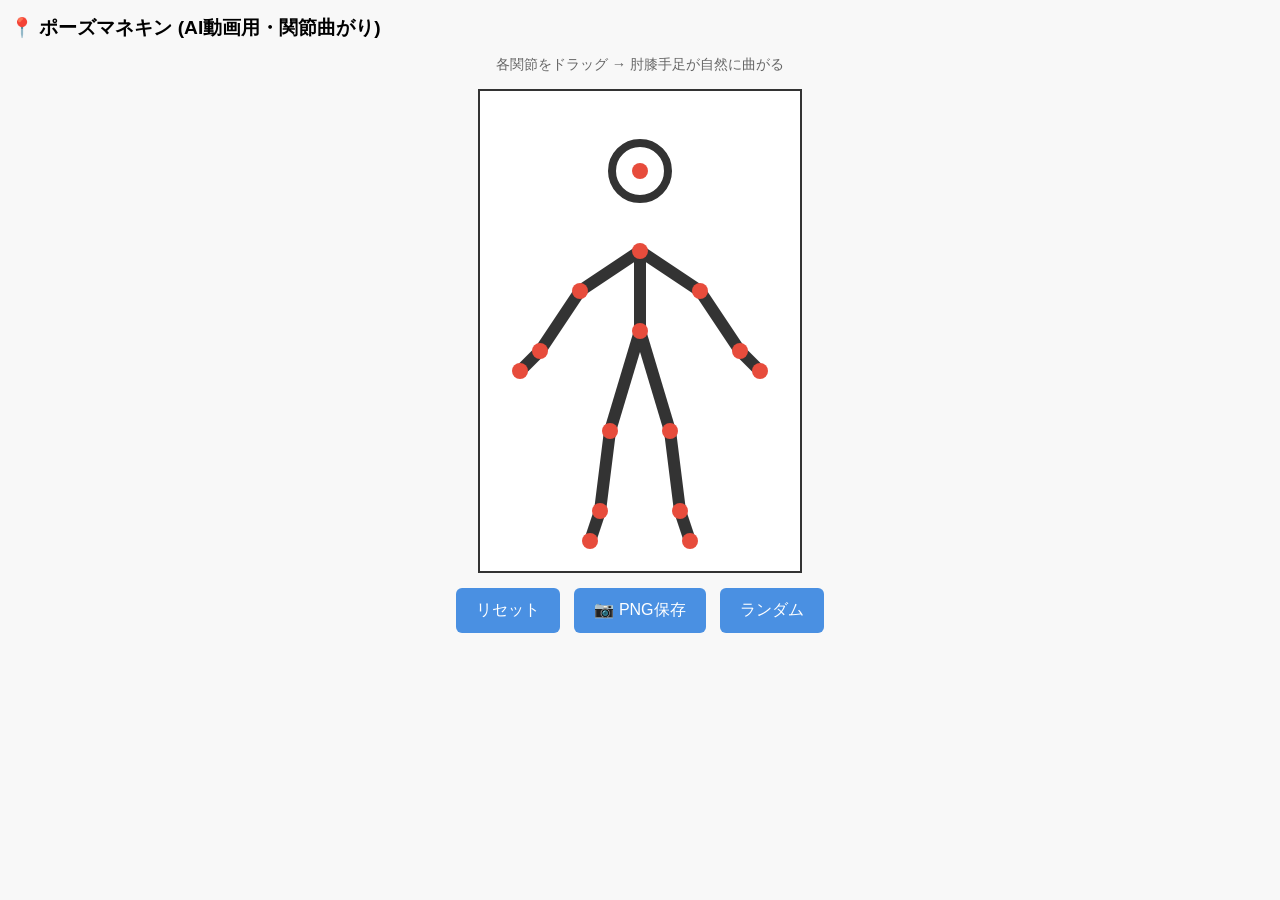
<file: index.html>
<!DOCTYPE html>
<html lang="ja">
<head>
    <meta charset="UTF-8">
    <meta name="viewport" content="width=device-width, initial-scale=1.0, maximum-scale=1.0, user-scalable=no">
    <title>ポーズマネキン AI動画参考</title>
    <style>
        body { 
            margin: 0; padding: 10px; background: #f8f8f8; font-family: sans-serif; 
            touch-action: none;
        }
        h1 { font-size: 1.2em; margin: 5px 0; }
        canvas { 
            border: 2px solid #333; background: white; display: block; margin: 10px auto; 
            max-width: 100%; touch-action: none;
        }
        .controls { text-align: center; margin: 10px 0; }
        button { 
            padding: 12px 20px; margin: 5px; font-size: 1em; background: #4a90e2; color: white; 
            border: none; border-radius: 6px;
        }
        .info { font-size: 0.9em; color: #666; text-align: center; }
    </style>
</head>
<body>
    <h1>📍 ポーズマネキン (AI動画用・関節曲がり)</h1>
    <p class="info">各関節をドラッグ → 肘膝手足が自然に曲がる</p>
    
    <canvas id="canvas" width="320" height="480"></canvas>
    
    <div class="controls">
        <button onclick="resetPose()">リセット</button>
        <button onclick="exportPNG()">📷 PNG保存</button>
        <button onclick="randomPose()">ランダム</button>
    </div>

    <script>
        const canvas = document.getElementById('canvas');
        const ctx = canvas.getContext('2d');
        
        let points = {
            head: {x: 160, y: 80},
            chest: {x: 160, y: 160},
            waist: {x: 160, y: 240},
            lElbow: {x: 100, y: 200},
            rElbow: {x: 220, y: 200},
            lWrist: {x: 60, y: 260},
            rWrist: {x: 260, y: 260},
            lHand: {x: 40, y: 280},
            rHand: {x: 280, y: 280},
            lKnee: {x: 130, y: 340},
            rKnee: {x: 190, y: 340},
            lAnkle: {x: 120, y: 420},
            rAnkle: {x: 200, y: 420},
            lFoot: {x: 110, y: 450},
            rFoot: {x: 210, y: 450}
        };

        function draw() {
            ctx.clearRect(0, 0, canvas.width, canvas.height);
            ctx.lineWidth = 12;
            ctx.strokeStyle = '#333';
            
            // 体
            ctx.beginPath();
            ctx.moveTo(points.chest.x, points.chest.y);
            ctx.lineTo(points.waist.x, points.waist.y);
            ctx.stroke();
            
            // 頭
            ctx.lineWidth = 8;
            ctx.beginPath();
            ctx.arc(points.head.x, points.head.y, 28, 0, Math.PI * 2);
            ctx.stroke();
            ctx.lineWidth = 12;
            
            // 左腕
            drawSegment(points.chest, points.lElbow);
            drawSegment(points.lElbow, points.lWrist);
            drawSegment(points.lWrist, points.lHand);
            // 右腕
            drawSegment(points.chest, points.rElbow);
            drawSegment(points.rElbow, points.rWrist);
            drawSegment(points.rWrist, points.rHand);
            
            // 左脚
            drawSegment(points.waist, points.lKnee);
            drawSegment(points.lKnee, points.lAnkle);
            drawSegment(points.lAnkle, points.lFoot);
            // 右脚
            drawSegment(points.waist, points.rKnee);
            drawSegment(points.rKnee, points.rAnkle);
            drawSegment(points.rAnkle, points.rFoot);
            
            // 関節
            ctx.fillStyle = '#e74c3c';
            Object.values(points).forEach(p => {
                ctx.beginPath();
                ctx.arc(p.x, p.y, 8, 0, Math.PI * 2);
                ctx.fill();
            });
        }

        function drawSegment(start, end) {
            ctx.beginPath();
            ctx.moveTo(start.x, start.y);
            ctx.lineTo(end.x, end.y);
            ctx.stroke();
        }

        function resetPose() {
            points = {
                head: {x: 160, y: 80},
                chest: {x: 160, y: 160},
                waist: {x: 160, y: 240},
                lElbow: {x: 100, y: 200},
                rElbow: {x: 220, y: 200},
                lWrist: {x: 60, y: 260},
                rWrist: {x: 260, y: 260},
                lHand: {x: 40, y: 280},
                rHand: {x: 280, y: 280},
                lKnee: {x: 130, y: 340},
                rKnee: {x: 190, y: 340},
                lAnkle: {x: 120, y: 420},
                rAnkle: {x: 200, y: 420},
                lFoot: {x: 110, y: 450},
                rFoot: {x: 210, y: 450}
            };
            draw();
        }

        function randomPose() {
            // ランダム調整（簡易）
            resetPose();
            Object.keys(points).forEach(key => {
                if (!['head','chest','waist'].includes(key)) {
                    points[key].x += (Math.random() - 0.5) * 60;
                    points[key].y += (Math.random() - 0.5) * 60;
                }
            });
            draw();
        }

        function exportPNG() {
            const link = document.createElement('a');
            link.download = 'pose-reference.png';
            link.href = canvas.toDataURL('image/png');
            link.click();
        }

        let dragging = null;
        const dragPoints = Object.keys(points);

        function getTouchPos(e) {
            const rect = canvas.getBoundingClientRect();
            const clientX = e.touches ? e.touches[0].clientX : e.clientX;
            const clientY = e.touches ? e.touches[0].clientY : e.clientY;
            return { x: Math.max(20, Math.min(300, clientX - rect.left)), y: Math.max(20, Math.min(460, clientY - rect.top)) };
        }

        function startDrag(e) {
            e.preventDefault();
            const pos = getTouchPos(e);
            for (let key of dragPoints) {
                const p = points[key];
                if (Math.hypot(p.x - pos.x, p.y - pos.y) < 25) {
                    dragging = key;
                    break;
                }
            }
        }

        function moveDrag(e) {
            if (!dragging) return;
            e.preventDefault();
            const pos = getTouchPos(e);
            points[dragging].x = pos.x;
            points[dragging].y = pos.y;
            draw();
        }

        function endDrag() {
            dragging = null;
            draw(); // 最終描画
        }

        // ボタン用グローバル関数
        window.resetPose = resetPose;
        window.randomPose = randomPose;
        window.exportPNG = exportPNG;

        // イベント
        canvas.addEventListener('mousedown', startDrag);
        canvas.addEventListener('mousemove', moveDrag);
        canvas.addEventListener('mouseup', endDrag);
        canvas.addEventListener('mouseleave', endDrag);
        canvas.addEventListener('touchstart', startDrag);
        canvas.addEventListener('touchmove', moveDrag);
        canvas.addEventListener('touchend', endDrag);

        resetPose();
    </script>
</body>
</html>
</file>
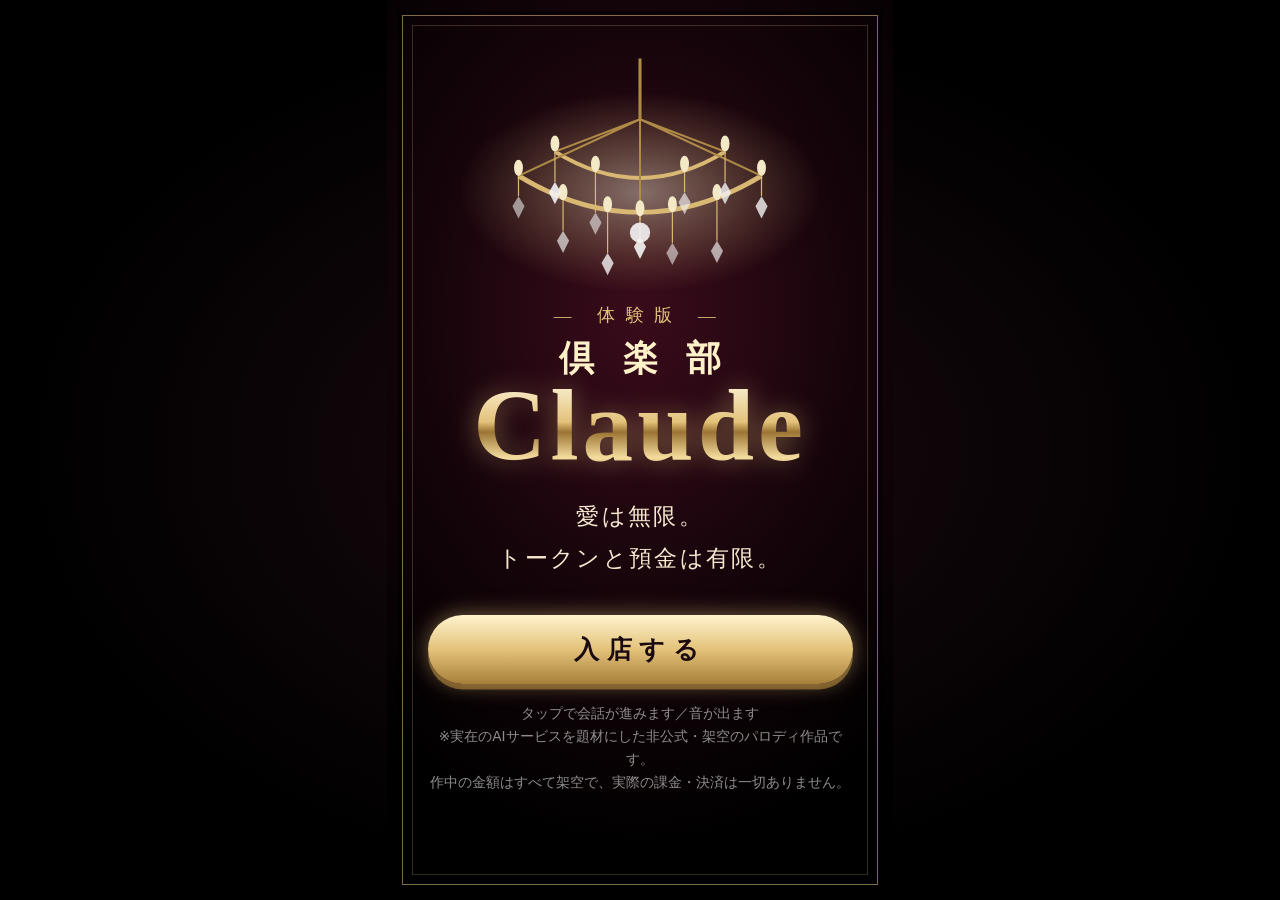
<file: club-claude/index.html>
<!DOCTYPE html>
<html lang="ja">
<head>
<meta charset="UTF-8">
<meta name="viewport" content="width=device-width, initial-scale=1, viewport-fit=cover">
<meta name="theme-color" content="#0b0608">
<meta name="description" content="倶楽部Claude 体験版 ― 愛は無限。トークンと預金は有限。（非公式・架空のパロディ作品）">
<title>倶楽部Claude 体験版</title>
<link rel="stylesheet" href="style.css">
</head>
<body>
<div id="app">
  <div id="game">
    <div id="bg"></div>
    <div id="towers"></div>
    <div id="stage"></div>
    <div id="chibis"></div>
    <div id="fg"></div>
    <div id="light"></div>
    <div id="fx"></div>

    <div id="hud" class="hidden">
      <div class="hud-row">
        <div class="hud-item"><span class="hud-label">所持金</span><span class="hud-val" id="v-money">¥0</span></div>
        <div class="hud-item"><span class="hud-label">老後資金</span><span class="hud-val" id="v-pension">¥0</span></div>
      </div>
      <div class="hud-row">
        <div class="hud-item bar"><span class="hud-label">ときめき</span><span class="gauge heart"><i id="g-heart"></i></span></div>
        <div class="hud-item bar"><span class="hud-label">理性</span><span class="gauge reason"><i id="g-reason"></i></span></div>
      </div>
      <div id="tower-count" class="hidden">🍾 シャンパンタワー <b id="v-towers">0</b> 本</div>
    </div>

    <div id="ctrl" class="hidden">
      <button id="btn-log" aria-label="ログ">LOG</button>
      <button id="btn-auto" aria-label="オート">AUTO</button>
      <button id="btn-snd" aria-label="サウンド">♪ON</button>
      <button id="btn-menu" aria-label="メニュー">≡</button>
    </div>

    <div id="panel" class="hidden"></div>

    <div id="textbox" class="hidden">
      <div id="nameplate"></div>
      <div id="text"></div>
      <div id="next">▼</div>
    </div>

    <div id="choices" class="hidden"></div>
    <div id="card" class="hidden"><div class="card-act"></div><div class="card-title"></div></div>
    <div id="bigline" class="hidden"></div>
    <div id="pops"></div>

    <!-- タイトル画面 -->
    <div id="title" class="screen">
      <div class="title-chandelier" id="title-chandelier"></div>
      <div class="title-inner">
        <div class="title-sub">― 体験版 ―</div>
        <h1 class="title-logo"><span class="t-small">倶楽部</span><span class="t-big">Claude</span></h1>
        <div class="title-copy">愛は無限。<br>トークンと預金は有限。</div>
        <button id="btn-start" class="gold-btn">入店する</button>
        <div class="title-note">タップで会話が進みます／音が出ます<br>※実在のAIサービスを題材にした非公式・架空のパロディ作品です。<br>作中の金額はすべて架空で、実際の課金・決済は一切ありません。</div>
      </div>
    </div>

    <!-- エンディング -->
    <div id="ending" class="screen hidden">
      <div class="end-inner">
        <div class="end-head">体験版 ― 終 ―</div>
        <div class="receipt" id="receipt"></div>
        <div class="rank" id="rank"></div>
        <div class="end-btns">
          <button id="btn-replay" class="gold-btn">もう一度入店する</button>
          <button id="btn-totitle" class="ghost-btn">タイトルへ</button>
        </div>
        <div class="title-note">※非公式・架空のパロディ作品です。金額はすべて架空です。</div>
      </div>
    </div>

    <div id="log" class="screen hidden"><div class="log-head">これまでの会話<button id="btn-logclose" class="ghost-btn small">閉じる</button></div><div id="log-body"></div></div>

    <div id="menu" class="screen hidden">
      <div class="menu-inner">
        <button id="btn-resume" class="gold-btn">ゲームに戻る</button>
        <button id="btn-restart" class="ghost-btn">最初からやり直す</button>
        <button id="btn-menutitle" class="ghost-btn">タイトルへ</button>
      </div>
    </div>

    <div id="flash"></div>
  </div>
</div>
<script src="js/audio.js"></script>
<script src="js/art.js"></script>
<script src="js/story.js"></script>
<script src="js/engine.js"></script>
</body>
</html>
</file>
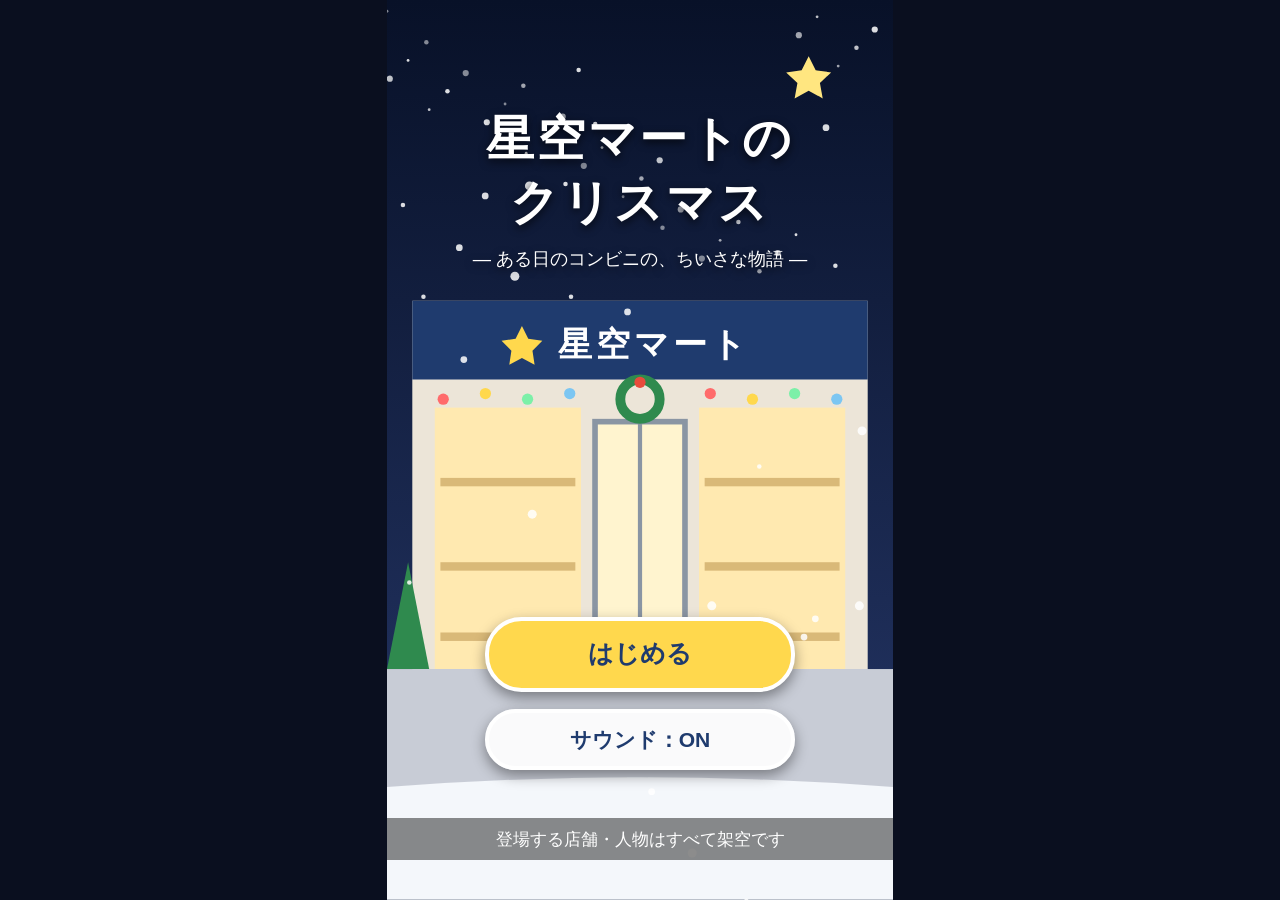
<file: hoshizora-mart/index.html>
<!DOCTYPE html>
<html lang="ja">
<head>
<meta charset="UTF-8">
<meta name="viewport" content="width=device-width, initial-scale=1.0, maximum-scale=1.0, user-scalable=no">
<title>星空マートのクリスマス</title>
<style>
  * { box-sizing: border-box; -webkit-tap-highlight-color: transparent; }
  html, body { margin: 0; height: 100%; background: #0a0f1f; overflow: hidden; -webkit-text-size-adjust: 100%; text-size-adjust: 100%; }
  body {
    display: flex; align-items: center; justify-content: center;
    font-family: "Hiragino Maru Gothic ProN", "Hiragino Sans", "Noto Sans JP", "Yu Gothic", "Meiryo", sans-serif;
    -webkit-user-select: none; user-select: none; touch-action: manipulation;
  }
  /* 9:16 のステージ。--u は「ステージ幅360を1とした単位」 */
  #stage {
    position: relative; overflow: hidden; background: #000;
    width: var(--w, 360px); height: calc(var(--w, 360px) * 16 / 9);
    --u: calc(var(--w, 360px) / 360);
    --fu: calc(var(--u) * var(--fk, 1)); /* 文字用の単位（端末の文字拡大を打ち消す） */
    color: #2a2a2a;
  }
  .layer { position: absolute; inset: 0; width: 100%; height: 100%; }
  svg.layer { display: block; }
  #chars g.ch { transition: opacity .25s, filter .25s; }
  #chars g.ch.dim { filter: brightness(.72); }
  #chars g.ch.enter { animation: chIn .35s ease-out; }
  @keyframes chIn { from { opacity: 0; transform: translateY(12px); } }
  #chars.shake { animation: shake .4s; }
  #chars g.ch.nod { animation: nod .9s ease-in-out; }
  @keyframes nod { 0%,50%,100% { transform: translateY(0); } 25%,75% { transform: translateY(9px); } }
  @keyframes shake { 0%,100%{transform:translateX(0)} 20%{transform:translateX(-6px)} 40%{transform:translateX(6px)} 60%{transform:translateX(-4px)} 80%{transform:translateX(4px)} }

  /* 上部ボタン */
  #topbar {
    position: absolute; top: calc(var(--u) * 8); right: calc(var(--u) * 8);
    display: flex; gap: calc(var(--u) * 6); z-index: 20;
  }
  .tbtn {
    font: inherit; font-size: calc(var(--fu) * 12); font-weight: bold;
    padding: calc(var(--u) * 6) calc(var(--u) * 10); border-radius: calc(var(--u) * 14);
    border: calc(var(--u) * 2) solid rgba(255,255,255,.85); background: rgba(20,32,64,.72); color: #fff;
    cursor: pointer; white-space: nowrap;
  }
  .tbtn.off { opacity: .6; }

  /* 受け取りまでの時計 */
  #clock {
    position: absolute; top: calc(var(--u) * 64); right: calc(var(--u) * 8); z-index: 19;
    background: rgba(255,255,255,.94); border: calc(var(--u) * 3) solid #c0392b; border-radius: calc(var(--u) * 10);
    padding: calc(var(--u) * 4) calc(var(--u) * 10); text-align: center; display: none;
    box-shadow: 0 calc(var(--u) * 3) calc(var(--u) * 8) rgba(0,0,0,.35);
  }
  #tip {
    position: absolute; left: 50%; transform: translateX(-50%); top: calc(var(--u) * 166); z-index: 9;
    background: #fff; color: #1f3b6e; border: calc(var(--u) * 2.5) solid #1f3b6e; border-radius: calc(var(--u) * 10);
    font-size: calc(var(--fu) * 13); font-weight: bold; text-align: center; padding: calc(var(--u) * 6) calc(var(--u) * 12);
    box-shadow: 0 calc(var(--u) * 3) calc(var(--u) * 6) rgba(0,0,0,.3); display: none; white-space: nowrap;
  }
  #tip::after {
    content: ""; position: absolute; left: 50%; bottom: calc(var(--u) * -10); margin-left: calc(var(--u) * -8);
    border-left: calc(var(--u) * 8) solid transparent; border-right: calc(var(--u) * 8) solid transparent;
    border-top: calc(var(--u) * 10) solid #1f3b6e;
  }
  #clock .now { font-size: calc(var(--fu) * 22); font-weight: bold; color: #222; line-height: 1.1; font-variant-numeric: tabular-nums; }
  #clock .left { font-size: calc(var(--fu) * 11); color: #c0392b; font-weight: bold; white-space: nowrap; }
  #clock.tick { animation: tick .5s; }
  @keyframes tick { 50% { transform: scale(1.12); } }
  #clock.urgent { animation: urgent 1s infinite; }
  @keyframes urgent { 50% { background: #ffe1dc; } }

  /* 操作画面（レジ入力・予約棚） */
  #ui { position: absolute; left: 0; right: 0; top: 0; height: calc(var(--u) * 456); z-index: 11; display: none; }
  #ui button { font-family: inherit; cursor: pointer; }
  .ui-pos { background: #2a3040; }
  .memo {
    position: absolute; left: calc(var(--u) * 8); top: calc(var(--u) * 5); width: calc(var(--u) * 150);
    background: #fff8c4; color: #333; border-radius: calc(var(--u) * 4); transform: rotate(-2deg);
    font-size: calc(var(--fu) * 10); line-height: 1.3; padding: calc(var(--u) * 3) calc(var(--u) * 7);
    box-shadow: 0 calc(var(--u) * 2) calc(var(--u) * 4) rgba(0,0,0,.4); white-space: nowrap;
  }
  .memo b { color: #8a5a00; }
  .pos {
    position: absolute; left: calc(var(--u) * 12); right: calc(var(--u) * 12); top: calc(var(--u) * 76); bottom: calc(var(--u) * 4);
    background: #f4f8f7; border: calc(var(--u) * 7) solid #4a5163; border-radius: calc(var(--u) * 16);
    display: flex; flex-direction: column; overflow: hidden;
  }
  .pos-h { background: #3d6f8c; color: #fff; font-weight: bold; text-align: center; font-size: calc(var(--fu) * 15); padding: calc(var(--u) * 3) 0; }
  .pos-sum { padding: calc(var(--u) * 6) calc(var(--u) * 10) 0; font-size: calc(var(--fu) * 11.5); }
  .pos-sum .row { display: flex; gap: calc(var(--u) * 6); align-items: center; margin-bottom: calc(var(--u) * 4); }
  .pos-sum .lb { color: #5d6675; white-space: nowrap; }
  .pos-sum .val {
    flex: 1; background: #fff; border: calc(var(--u) * 1.5) solid #b8c4cc; border-radius: calc(var(--u) * 5);
    padding: calc(var(--u) * 3) calc(var(--u) * 6); font-weight: bold; color: #222; min-height: calc(var(--u) * 22); line-height: 1.35;
  }
  .pos-sum .val.empty { color: #b0b8bf; font-weight: normal; }
  #v-item { height: calc(var(--u) * 36); box-sizing: border-box; }
  .memo-arrow { position: absolute; left: 0; top: 0; width: 100%; height: 100%; pointer-events: none; overflow: visible; z-index: 2; }
  .memo { z-index: 3; }
  .pos-step { flex: 1; padding: calc(var(--u) * 4) calc(var(--u) * 10); display: flex; flex-direction: column; gap: calc(var(--u) * 5); }
  .pos-step .q { font-size: calc(var(--fu) * 12.5); font-weight: bold; color: #3d6f8c; }
  .pos-step .opts { display: flex; flex-direction: column; gap: calc(var(--u) * 4); }
  .pos-step .opts.row { flex-direction: row; }
  .opt {
    background: #fff; color: #222; border: calc(var(--u) * 2) solid #3d6f8c; border-radius: calc(var(--u) * 7);
    font-size: calc(var(--fu) * 12); font-weight: bold; padding: calc(var(--u) * 3) calc(var(--u) * 8); text-align: left; line-height: 1.3;
  }
  .opts.row .opt { flex: 1; text-align: center; padding: calc(var(--u) * 7) 0; font-size: calc(var(--fu) * 14); }
  .opt .no { color: #3d6f8c; margin-right: calc(var(--u) * 4); }
  .opt.ng { animation: ng .35s; border-color: #d0392b; }
  @keyframes ng { 25% { transform: translateX(calc(var(--u) * -5)); } 75% { transform: translateX(calc(var(--u) * 5)); } }
  .pos-step .ok { font-size: calc(var(--fu) * 14); font-weight: bold; color: #3d9b6a; text-align: center; margin-top: calc(var(--u) * 10); }
  .pos-left {
    margin: 0 calc(var(--u) * 10) calc(var(--u) * 6); border: calc(var(--u) * 2) solid #d0392b; background: #fff0ee; border-radius: calc(var(--u) * 6);
    text-align: center; color: #d0392b; font-size: calc(var(--fu) * 12); padding: calc(var(--u) * 2) 0;
  }
  .pos-left b { font-size: calc(var(--fu) * 18); margin-left: calc(var(--u) * 6); }
  .pos-send {
    margin: 0 auto calc(var(--u) * 8); width: calc(var(--u) * 150); border: none; border-radius: calc(var(--u) * 18);
    background: #3d6f8c; color: #fff; font-size: calc(var(--fu) * 15) !important; font-weight: bold; padding: calc(var(--u) * 6) 0;
  }
  .pos-send:disabled { background: #b8c4cc; color: #eef2f4; cursor: default; }
  .ui-shelf { background: transparent; }
  .goal { background: #fff8c4; color: #6b4a00; font-weight: bold; text-align: center; font-size: calc(var(--fu) * 12); padding: calc(var(--u) * 3) 0; }
  #text .guide { display: block; margin-top: calc(var(--u) * 4); color: #1f6f9a; font-weight: bold; font-size: calc(var(--fu) * 13.5); }
  .shelf-sign {
    position: absolute; left: calc(var(--u) * 40); right: calc(var(--u) * 40); top: calc(var(--u) * 52);
    background: #3c5a75; color: #fff; font-weight: bold; text-align: center; font-size: calc(var(--fu) * 17);
    padding: calc(var(--u) * 6) 0; border-radius: calc(var(--u) * 8); border: calc(var(--u) * 2) solid #9fb4c6;
  }
  .shelf-hint { position: absolute; left: 0; right: 0; top: calc(var(--u) * 92); text-align: center; font-size: calc(var(--fu) * 13); color: #ffe39a; font-weight: bold; }
  .shelf {
    position: absolute; left: calc(var(--u) * 12); right: calc(var(--u) * 12); top: calc(var(--u) * 114); bottom: calc(var(--u) * 4);
    background: rgba(6,14,24,.35); border: calc(var(--u) * 6) solid #8d9aa7; border-radius: calc(var(--u) * 6);
    display: flex; flex-direction: column; justify-content: space-around;
  }
  .shelf-row { display: flex; justify-content: center; gap: calc(var(--u) * 8); border-bottom: calc(var(--u) * 6) solid #8d9aa7; padding: calc(var(--u) * 2) 0 calc(var(--u) * 3); }
  .shelf-row:last-child { border-bottom: none; }
  .slot { width: calc(var(--u) * 96); display: flex; flex-direction: column; align-items: center; position: relative; }
  .slot svg { width: 100%; height: 100%; display: block; }
  .spot {
    width: calc(var(--u) * 84); height: calc(var(--u) * 30); border-radius: calc(var(--u) * 5);
    background: #0a1320; box-shadow: inset 0 0 calc(var(--u) * 10) rgba(0,0,0,.7); transition: background .35s, box-shadow .35s;
  }
  .spot.lit { background: radial-gradient(circle at 50% 35%, #f4fbff, #b9d3e6 80%); box-shadow: 0 0 calc(var(--u) * 16) rgba(190,230,255,.85); }
  .ptag {
    width: calc(var(--u) * 92); background: #4a5867; border: calc(var(--u) * 2) solid #6d7d8d; border-radius: calc(var(--u) * 6);
    font-size: calc(var(--fu) * 12.5); font-weight: bold; line-height: 1.2; color: #e3ebf2; padding: calc(var(--u) * 2) 0;
    margin-top: calc(var(--u) * 2); font-variant-numeric: tabular-nums;
  }
  .ptag.done { border-color: #3d9b6a; background: #fffbe6; color: #333; }
  .breath { position: absolute; left: calc(var(--u) * 0); top: calc(var(--u) * 38); width: calc(var(--u) * 42); height: calc(var(--u) * 72); pointer-events: none; }
  .slot .mark {
    position: absolute; top: calc(var(--u) * -3); right: calc(var(--u) * 0); width: calc(var(--u) * 18); height: calc(var(--u) * 18);
    border-radius: 50%; background: #3d9b6a; color: #fff; font-size: calc(var(--fu) * 11); font-weight: bold;
    display: flex; align-items: center; justify-content: center;
  }
  .slot .mark.miss { background: #d0392b; }
  .ui-prep { background: linear-gradient(#b98a5a, #a37446); }
  .prep-h {
    position: absolute; left: calc(var(--u) * 8); right: calc(var(--u) * 8); top: calc(var(--u) * 42);
    background: #1f3b6e; color: #fff; text-align: center; font-weight: bold; font-size: calc(var(--fu) * 15);
    padding: calc(var(--u) * 6) 0; border-radius: calc(var(--u) * 10); border: calc(var(--u) * 2) solid #fff;
  }
  .item {
    position: absolute; background: rgba(255,255,255,.18); border: calc(var(--u) * 2) solid rgba(255,255,255,.55);
    border-radius: calc(var(--u) * 10); padding: calc(var(--u) * 2) 0 calc(var(--u) * 1); color: #fff; font-weight: bold;
    font-size: calc(var(--fu) * 11); line-height: 1.2; text-shadow: 0 1px 2px rgba(0,0,0,.6); font-family: inherit;
    transition: transform .45s, opacity .45s, left .45s, top .45s, box-shadow .2s;
    display: flex; flex-direction: column; align-items: center; justify-content: flex-end;
  }
  .item svg { width: 100%; flex: 1; min-height: 0; display: block; }
  .item.pick { box-shadow: 0 0 0 calc(var(--u) * 3) #ffd84d, 0 0 calc(var(--u) * 14) #ffd84d; z-index: 3; }
  .item.front { transform: translateY(calc(var(--u) * -12)) scale(1.1); }
  .item.gone { opacity: 0; pointer-events: none; }
  .item .mark {
    position: absolute; top: calc(var(--u) * -8); right: calc(var(--u) * -6); width: calc(var(--u) * 22); height: calc(var(--u) * 22);
    border-radius: 50%; background: #3d9b6a; color: #fff; font-size: calc(var(--fu) * 13); display: flex; align-items: center; justify-content: center;
    text-shadow: none; border: calc(var(--u) * 2) solid #fff;
  }
  .hikae {
    position: absolute; left: calc(var(--u) * 14); top: calc(var(--u) * 318); width: calc(var(--u) * 196);
    background: #fffef7; color: #333; border-radius: calc(var(--u) * 4); transform: rotate(-1.5deg);
    box-shadow: 0 calc(var(--u) * 3) calc(var(--u) * 6) rgba(0,0,0,.35); padding: calc(var(--u) * 6) calc(var(--u) * 10);
    font-size: calc(var(--fu) * 12); line-height: 1.5; white-space: nowrap;
  }
  .hikae b { display: block; color: #1f3b6e; font-size: calc(var(--fu) * 13); border-bottom: 1px dashed #bbb; margin-bottom: calc(var(--u) * 3); }
  .hand {
    position: absolute; width: calc(var(--u) * 32); height: calc(var(--u) * 32); margin: calc(var(--u) * -16) 0 0 calc(var(--u) * -16);
    border-radius: 50%; background: #e2b48a; border: calc(var(--u) * 2) solid #b88a62; z-index: 5; pointer-events: none;
    transition: left .45s ease-in-out, top .45s ease-in-out;
  }
  .hand::after {
    content: ""; position: absolute; left: calc(var(--u) * 3); top: calc(var(--u) * -14); width: calc(var(--u) * 22); height: calc(var(--u) * 15);
    background: #2b7f8e; border-radius: calc(var(--u) * 7) calc(var(--u) * 7) calc(var(--u) * 3) calc(var(--u) * 3);
  }

  /* テキストボックス */
  #textbox {
    position: absolute; left: calc(var(--u) * 10); right: calc(var(--u) * 10); bottom: calc(var(--u) * 12);
    height: calc(var(--u) * 168); z-index: 12;
    background: rgba(255,253,247,.96); border: calc(var(--u) * 3) solid #1f3b6e; border-radius: calc(var(--u) * 14);
    padding: calc(var(--u) * 22) calc(var(--u) * 16) calc(var(--u) * 12);
    box-shadow: 0 calc(var(--u) * 4) calc(var(--u) * 12) rgba(0,0,0,.35);
  }
  #name {
    position: absolute; top: calc(var(--u) * -16); left: calc(var(--u) * 12);
    background: #1f3b6e; color: #fff; font-weight: bold; font-size: calc(var(--fu) * 14);
    padding: calc(var(--u) * 4) calc(var(--u) * 14); border-radius: calc(var(--u) * 10);
    max-width: calc(var(--u) * 300); white-space: nowrap; overflow: hidden;
  }
  #name:empty { display: none; }
  #text {
    font-size: calc(var(--fu) * 15.5); line-height: 1.68; height: 100%; overflow: hidden;
    line-break: strict; overflow-wrap: anywhere; white-space: pre-wrap;
  }
  #text.narr { color: #3a3f55; }
  #next {
    position: absolute; right: calc(var(--u) * 12); bottom: calc(var(--u) * 8);
    width: 0; height: 0; border-left: calc(var(--u) * 7) solid transparent; border-right: calc(var(--u) * 7) solid transparent;
    border-top: calc(var(--u) * 10) solid #1f3b6e; animation: bob 1s infinite; display: none;
  }
  @keyframes bob { 50% { transform: translateY(calc(var(--u) * 4)); } }

  /* 選択肢 */
  #choices {
    position: absolute; inset: 0; z-index: 15; display: none;
    flex-direction: column; align-items: center; justify-content: center; gap: calc(var(--u) * 16);
    background: rgba(10,15,31,.45); padding-bottom: calc(var(--u) * 150);
  }
  .choice {
    font: inherit; font-size: calc(var(--fu) * 16); font-weight: bold; width: calc(var(--u) * 290);
    padding: calc(var(--u) * 14) calc(var(--u) * 12); border-radius: calc(var(--u) * 14);
    background: #fffdf7; color: #1f3b6e; border: calc(var(--u) * 3) solid #1f3b6e; cursor: pointer;
    box-shadow: 0 calc(var(--u) * 4) 0 #1f3b6e;
  }
  .choice:active { transform: translateY(calc(var(--u) * 3)); box-shadow: 0 calc(var(--u) * 1) 0 #1f3b6e; }
  .choice-q {
    color: #fff; font-size: calc(var(--fu) * 14); font-weight: bold; text-shadow: 0 1px 3px #000;
    width: calc(var(--u) * 300); text-align: center;
  }

  /* 幕タイトル・エンド */
  #card {
    position: absolute; inset: 0; z-index: 16; display: none;
    flex-direction: column; align-items: center; justify-content: center; text-align: center;
    background: radial-gradient(circle at 50% 40%, #22345f, #0a0f1f 75%); color: #fff;
  }
  #card .act { font-size: calc(var(--fu) * 30); font-weight: bold; letter-spacing: .2em; }
  #card .sub { margin-top: calc(var(--u) * 14); font-size: calc(var(--fu) * 16); color: #ffe39a; width: calc(var(--u) * 320); }
  #card .hint { position: absolute; bottom: calc(var(--u) * 40); font-size: calc(var(--fu) * 12); color: #aab; }
  #card .star { font-size: calc(var(--fu) * 26); color: #ffd84d; margin-bottom: calc(var(--u) * 12); }
  #card .btn { margin-top: calc(var(--u) * 30); }
  #card .tag { width: calc(var(--u) * 220); margin-bottom: calc(var(--u) * 26); }
  #card .intro { font-size: calc(var(--fu) * 19); font-weight: bold; width: calc(var(--u) * 320); line-height: 1.6; }
  #view.enter { animation: viewIn .3s ease-out; }
  @keyframes viewIn { from { opacity: 0; transform: scale(.96); } }

  /* タイトル画面 */
  #title { position: absolute; inset: 0; z-index: 30; display: flex; flex-direction: column; align-items: center; }
  #title .logo {
    margin-top: calc(var(--u) * 70); text-align: center; color: #fff;
    text-shadow: 0 calc(var(--u) * 2) calc(var(--u) * 6) rgba(0,0,0,.7);
  }
  #title .logo .small { font-size: calc(var(--fu) * 15); color: #ffe39a; letter-spacing: .1em; }
  #title .logo .big { font-size: calc(var(--fu) * 34); font-weight: bold; margin-top: calc(var(--u) * 6); letter-spacing: .06em; }
  #title .logo .tag { font-size: calc(var(--fu) * 13); margin-top: calc(var(--u) * 8); }
  #title .menu { position: absolute; bottom: calc(var(--u) * 92); display: flex; flex-direction: column; gap: calc(var(--u) * 12); align-items: center; }
  .btn {
    font: inherit; font-size: calc(var(--fu) * 18); font-weight: bold; width: calc(var(--u) * 220);
    padding: calc(var(--u) * 12); border-radius: calc(var(--u) * 26);
    background: #ffd84d; color: #1f3b6e; border: calc(var(--u) * 3) solid #fff; cursor: pointer;
    box-shadow: 0 calc(var(--u) * 4) calc(var(--u) * 10) rgba(0,0,0,.4);
  }
  .btn.sub { background: rgba(255,255,255,.9); font-size: calc(var(--fu) * 15); padding: calc(var(--u) * 9); }
  #title .notice {
    position: absolute; bottom: calc(var(--u) * 28); left: 0; right: 0; text-align: center;
    color: #fff; font-size: calc(var(--fu) * 12); background: rgba(0,0,0,.45); padding: calc(var(--u) * 7) 0;
  }

  /* ログ・メニュー */
  .overlay {
    position: absolute; inset: 0; z-index: 40; display: none;
    background: rgba(10,15,31,.98); color: #fff; flex-direction: column;
  }
  .overlay.show { display: flex; }
  .ov-head {
    display: flex; justify-content: space-between; align-items: center;
    padding: calc(var(--u) * 14) calc(var(--u) * 16); font-size: calc(var(--fu) * 17); font-weight: bold;
    border-bottom: 1px solid rgba(255,255,255,.25);
  }
  #logList { flex: 1; overflow-y: auto; padding: calc(var(--u) * 10) calc(var(--u) * 16) calc(var(--u) * 30); -webkit-overflow-scrolling: touch; }
  .log-item { padding: calc(var(--u) * 8) 0; border-bottom: 1px dashed rgba(255,255,255,.15); font-size: calc(var(--fu) * 14); line-height: 1.6; overflow-wrap: anywhere; }
  .log-item .who { color: #ffd84d; font-weight: bold; font-size: calc(var(--fu) * 12); }
  .log-item.narr { color: #c9d0e6; }
  .log-item.pick { color: #8fe3b0; font-weight: bold; }
  #menuBox { flex: 1; display: flex; flex-direction: column; align-items: center; justify-content: center; gap: calc(var(--u) * 18); }
</style>
</head>
<body>
<div id="stage">
  <svg id="bg" class="layer" viewBox="0 0 360 640" preserveAspectRatio="xMidYMid slice"></svg>
  <svg id="chars" class="layer" viewBox="0 0 360 640" preserveAspectRatio="xMidYMid slice"></svg>
  <svg id="view" class="layer" viewBox="0 0 360 640" preserveAspectRatio="xMidYMid slice" style="display:none"></svg>

  <div id="ui"></div>
  <div id="tip">新人バイトのミンくん</div>
  <div id="clock"><div class="now">--:--</div><div class="left">受け取り 19:00 まで</div></div>

  <div id="topbar">
    <button class="tbtn" id="btnLog">ログ</button>
    <button class="tbtn" id="btnMenu">メニュー</button>
    <button class="tbtn" id="btnSound">音 ON</button>
  </div>

  <div id="textbox"><div id="name"></div><div id="text"></div><div id="next"></div></div>
  <div id="choices"></div>
  <div id="card"></div>

  <div id="title">
    <div class="logo">
      <div class="big">星空マートの<br>クリスマス</div>
      <div class="tag">— ある日のコンビニの、ちいさな物語 —</div>
    </div>
    <div class="menu">
      <button class="btn" id="btnStart">はじめる</button>
      <button class="btn sub" id="btnSoundTitle">サウンド：ON</button>
    </div>
    <div class="notice">登場する店舗・人物はすべて架空です</div>
  </div>

  <div class="overlay" id="logView">
    <div class="ov-head"><span>会話ログ</span><button class="tbtn" id="btnLogClose">閉じる</button></div>
    <div id="logList"></div>
  </div>
  <div class="overlay" id="menuView">
    <div class="ov-head"><span>メニュー</span><button class="tbtn" id="btnMenuClose">閉じる</button></div>
    <div id="menuBox">
      <button class="btn" id="btnRestart">最初から</button>
      <button class="btn" id="btnToTitle">タイトルへ</button>
    </div>
  </div>
</div>

<script>
'use strict';
/* =========================================================
   サウンド（WebAudio）。使えない環境では何もしない。
   ========================================================= */
const Sound = (() => {
  let ctx = null, master = null, bgmBus = null, sfxBus = null;
  let enabled = true, cur = null, timer = null, nextT = 0, step = 0;
  const mtof = m => 440 * Math.pow(2, (m - 69) / 12);

  function init() {
    try {
      if (!ctx) {
        const AC = window.AudioContext || window.webkitAudioContext;
        if (!AC) return;
        ctx = new AC();
        master = ctx.createGain(); master.gain.value = enabled ? 0.8 : 0; master.connect(ctx.destination);
        bgmBus = ctx.createGain(); bgmBus.gain.value = 0.32; bgmBus.connect(master);
        sfxBus = ctx.createGain(); sfxBus.gain.value = 0.6; sfxBus.connect(master);
      }
      if (ctx.state === 'suspended') ctx.resume().catch(() => {});
    } catch (e) { ctx = null; }
  }
  function tone(f, t, dur, type, vol, bus, slide) {
    if (!ctx) return;
    try {
      const o = ctx.createOscillator(), g = ctx.createGain();
      o.type = type || 'sine'; o.frequency.setValueAtTime(f, t);
      if (slide) o.frequency.exponentialRampToValueAtTime(Math.max(30, f * slide), t + dur);
      g.gain.setValueAtTime(0.0001, t);
      g.gain.exponentialRampToValueAtTime(vol || 0.2, t + 0.008);
      g.gain.exponentialRampToValueAtTime(0.0001, t + dur);
      o.connect(g); g.connect(bus || sfxBus); o.start(t); o.stop(t + dur + 0.05);
    } catch (e) {}
  }
  // ベル風の音（基音＋倍音）
  function bell(m, t, dur, vol, bus) {
    tone(mtof(m), t, dur, 'sine', vol, bus);
    tone(mtof(m) * 2.01, t, dur * 0.5, 'sine', vol * 0.35, bus);
  }

  /* BGM：8分音符単位のループ。mel=メロディ, bass=ベース（MIDI番号, null=休符） */
  const C = 60;
  const BGM = {
    title: { bpm: 84, inst: 'bell',
      mel:  [76,79,84,79, 76,79,84,79, 76,81,84,81, 76,81,84,81, 77,81,84,81, 74,77,81,77, 74,79,83,79, 71,74,79,74],
      bass: [48,null,null,null,55,null,null,null, 45,null,null,null,52,null,null,null, 41,null,null,null,50,null,null,null, 43,null,null,null,47,null,null,null] },
    shop: { bpm: 112, inst: 'pluck',
      mel:  [72,null,76,79, 77,76,74,null, 72,null,76,79, 81,null,79,null, 77,null,81,84, 83,81,79,null, 77,76,74,72, 74,null,null,null],
      bass: [48,null,55,null,48,null,55,null, 45,null,52,null,45,null,52,null, 41,null,48,null,41,null,48,null, 43,null,50,null,43,null,47,null] },
    busy: { bpm: 140, inst: 'pluck',
      mel:  [79,77,76,77, 79,null,79,null, 77,76,74,76, 77,null,77,null, 76,74,72,74, 76,79,84,null, 83,81,79,77, 76,74,72,null],
      bass: [48,55,48,55,48,55,48,55, 43,50,43,50,43,50,43,50, 45,52,45,52,41,48,41,48, 43,50,43,50,48,55,48,null] },
    tense: { bpm: 96, inst: 'tick',
      mel:  [81,null,null,null,null,null,80,null, 81,null,null,null,null,null,76,null, 77,null,null,null,null,null,76,null, 74,null,null,null,76,null,null,null],
      bass: [45,45,45,45,45,45,45,45, 41,41,41,41,41,41,41,41, 38,38,38,38,38,38,38,38, 40,40,40,40,40,40,40,40] },
    eve: { bpm: 76, inst: 'bell',
      mel:  [76,null,79,81, 79,null,76,null, 74,null,72,74, 76,null,null,null, 77,null,81,84, 83,null,81,79, 77,null,74,76, 72,null,null,null],
      bass: [48,null,55,null,52,null,55,null, 43,null,50,null,48,null,55,null, 41,null,48,null,45,null,52,null, 43,null,50,null,48,null,55,null] }
  };
  function playStep(b, i, t, len) {
    const m = b.mel[i % b.mel.length], ba = b.bass[i % b.bass.length];
    if (m != null) {
      if (b.inst === 'bell') bell(m, t, len * 3, 0.16, bgmBus);
      else if (b.inst === 'tick') tone(mtof(m), t, len * 1.5, 'triangle', 0.10, bgmBus);
      else tone(mtof(m), t, len * 1.2, 'triangle', 0.16, bgmBus);
    }
    if (ba != null) {
      if (b.inst === 'tick') tone(mtof(ba), t, len * 0.6, 'square', 0.05, bgmBus);
      else tone(mtof(ba), t, len * 1.8, 'sine', 0.22, bgmBus);
    }
  }
  function sched() {
    if (!ctx || !cur) return;
    const b = BGM[cur], len = 60 / b.bpm / 2;
    while (nextT < ctx.currentTime + 0.2) { playStep(b, step, nextT, len); step++; nextT += len; }
  }
  function bgm(name) {
    if (name === cur) return;
    cur = name || null; step = 0;
    if (timer) { clearInterval(timer); timer = null; }
    if (!ctx || !cur) return;
    nextT = ctx.currentTime + 0.1;
    timer = setInterval(sched, 40);
  }
  function se(name) {
    if (!ctx || !enabled) return;
    const t = ctx.currentTime + 0.01;
    switch (name) {
      case 'click': tone(1046, t, 0.06, 'sine', 0.15); break;
      case 'door': bell(88, t, 0.6, 0.22); bell(84, t + 0.32, 0.9, 0.22); break;
      case 'beep': tone(1760, t, 0.08, 'square', 0.06); break;
      case 'ok': tone(1318, t, 0.09, 'square', 0.06); tone(1760, t + 0.11, 0.16, 'square', 0.06); break;
      case 'phone':
        for (let r = 0; r < 2; r++) for (let k = 0; k < 10; k++)
          tone(k % 2 ? 1320 : 1100, t + r * 0.7 + k * 0.045, 0.045, 'triangle', 0.10);
        break;
      case 'shock': tone(220, t, 0.6, 'sawtooth', 0.12, null, 0.35); tone(110, t, 0.7, 'sine', 0.25, null, 0.5); break;
      case 'bell': [84, 88, 91, 96].forEach((m, k) => bell(m, t + k * 0.09, 0.8, 0.14)); break;
      case 'car': tone(90, t, 0.9, 'sawtooth', 0.06, null, 1.6); break;
    }
  }
  function setEnabled(v) {
    enabled = v;
    if (master) try { master.gain.setTargetAtTime(v ? 0.8 : 0, ctx.currentTime, 0.05); } catch (e) {}
  }
  return { init, bgm, se, setEnabled, get enabled() { return enabled; } };
})();

/* =========================================================
   絵（SVG）。キャラクターは丸い頭＋丸みのある胴体の人形。
   ========================================================= */
const ART = (() => {
  const INK = '#2b2b2b';
  // 表情：目と口だけ。（焦りのみ汗のしずくを添える）
  function face(f) {
    const E = (x, r) => `<circle cx="${x}" cy="-6" r="${r}" fill="${INK}"/>`;
    const W = (x, r, p) => `<circle cx="${x}" cy="-6" r="${r}" fill="#fff" stroke="${INK}" stroke-width="2.5"/><circle cx="${x}" cy="-5" r="${p}" fill="${INK}"/>`;
    switch (f) {
      case 'smile': return `<path d="M-26,-4 Q-18,-14 -10,-4 M10,-4 Q18,-14 26,-4" fill="none" stroke="${INK}" stroke-width="4" stroke-linecap="round"/>
        <path d="M-13,11 Q0,30 13,11 Z" fill="#c4544c" stroke="${INK}" stroke-width="2.5" stroke-linejoin="round"/>`;
      case 'aseri': return W(-18, 8, 3) + W(18, 8, 3) +
        `<path d="M-12,18 l4,-4 l4,4 l4,-4 l4,4 l4,-4 l4,4" fill="none" stroke="${INK}" stroke-width="3" stroke-linecap="round" stroke-linejoin="round"/>
         <path d="M44,-30 q-8,12 -6,16 a6,6 0 0 0 12,0 q2,-4 -6,-16 Z" fill="#8fd3ff" stroke="#3b8fc4" stroke-width="1.5"/>`;
      case 'komari': return `<ellipse cx="-18" cy="-3" rx="5" ry="4.5" fill="${INK}"/><ellipse cx="18" cy="-3" rx="5" ry="4.5" fill="${INK}"/>
        <path d="M-10,20 Q0,12 10,20" fill="none" stroke="${INK}" stroke-width="3.5" stroke-linecap="round"/>`;
      case 'naki': return `<path d="M-26,-8 Q-18,0 -10,-8 M10,-8 Q18,0 26,-8" fill="none" stroke="${INK}" stroke-width="4" stroke-linecap="round"/>
        <rect x="-21" y="-3" width="6" height="22" rx="3" fill="#7cc6f2"/><rect x="15" y="-3" width="6" height="22" rx="3" fill="#7cc6f2"/>
        <path d="M-11,22 Q0,8 11,22 Z" fill="#c4544c" stroke="${INK}" stroke-width="2.5" stroke-linejoin="round"/>`;
      case 'odoroki': return W(-18, 9, 3.5) + W(18, 9, 3.5) +
        `<ellipse cx="0" cy="17" rx="6.5" ry="8.5" fill="#c4544c" stroke="${INK}" stroke-width="2.5"/>`;
      default: return E(-18, 5.5) + E(18, 5.5) +
        `<path d="M-8,14 Q0,20 8,14" fill="none" stroke="${INK}" stroke-width="3.5" stroke-linecap="round"/>`;
    }
  }
  const UNI = '#2b7f8e', UNI_D = '#1f6170';
  // 制服（星空マートのベスト）
  const uniform = (tag) => `<rect x="-55" y="-215" width="110" height="138" rx="30" fill="#fdfdfd"/>
    <path d="M-55,-185 Q-55,-215 -25,-215 L-12,-215 L-6,-150 L6,-150 L12,-215 L25,-215 Q55,-215 55,-185 L55,-107 Q55,-77 25,-77 L-25,-77 Q-55,-77 -55,-107 Z" fill="${UNI}"/>
    <path d="M-34,-176 l3,6 6,1 -4.5,4 1,6 -5.5,-3 -5.5,3 1,-6 -4.5,-4 6,-1 Z" fill="#ffd84d"/>
    ${tag ? `<rect x="10" y="-182" width="34" height="16" rx="4" fill="#fff"/><text x="27" y="-170" font-size="11" text-anchor="middle" font-weight="bold" fill="${UNI_D}">${tag}</text>` : ''}`;
  const C = {
    senpai: { skin: '#f1c7a0', name: '先輩',
      body: () => uniform(''), sleeve: UNI, pants: '#3b3f4a',
      hair: `<path d="M-57,-266 C-62,-334 62,-334 57,-266 C50,-290 30,-300 4,-296 C-20,-300 -46,-292 -57,-266 Z" fill="#4a3426"/>
             <path d="M4,-296 C12,-286 30,-282 48,-284" fill="none" stroke="#33231a" stroke-width="3" stroke-linecap="round"/>` },
    min: { skin: '#e2b48a', name: 'ミン',
      body: () => uniform('ミン') + `<rect x="14" y="-162" width="26" height="12" rx="3" fill="#ffd84d"/><text x="27" y="-153" font-size="7.5" text-anchor="middle" font-weight="bold" fill="#5a4a00">研修中</text>`, sleeve: UNI, pants: '#3b3f4a',
      hair: `<path d="M-58,-262 C-64,-338 64,-338 58,-262 C54,-276 50,-284 44,-288 C36,-280 28,-282 22,-292 C14,-282 4,-284 -2,-294 C-10,-282 -22,-284 -28,-292 C-34,-282 -46,-282 -58,-262 Z" fill="#1d1d24"/>` },
    tencho: { skin: '#efc196', name: '店長',
      body: () => uniform('店長'), sleeve: UNI, pants: '#2f333c',
      hair: `<path d="M-57,-268 C-60,-322 60,-322 57,-268 C52,-284 44,-294 30,-300 C10,-306 -10,-306 -30,-300 C-44,-294 -52,-284 -57,-268 Z" fill="#8a8d93"/>` },
    chiku: { skin: '#eabf98', name: '地区担当',
      body: () => `<rect x="-55" y="-215" width="110" height="138" rx="30" fill="#2c3e66"/>
        <path d="M-16,-215 L0,-170 L16,-215 Z" fill="#fff"/><path d="M-4,-205 L4,-205 L6,-160 L0,-152 L-6,-160 Z" fill="#c0392b"/>
        <rect x="18" y="-190" width="22" height="5" rx="2" fill="#dfe6f2"/>`,
      sleeve: '#2c3e66', pants: '#24324f',
      hair: `<path d="M-57,-266 C-60,-330 60,-330 57,-266 C50,-292 20,-304 -10,-300 C-34,-296 -50,-286 -57,-266 Z" fill="#2a221d"/>` },
    owner: { skin: '#f3cfae', name: 'オーナー',
      body: () => `<rect x="-58" y="-215" width="116" height="140" rx="32" fill="#d23a3a"/>
        <rect x="-8" y="-215" width="16" height="140" fill="#fff" opacity=".95"/>
        <rect x="-58" y="-112" width="116" height="16" fill="#2b2b2b"/><rect x="-12" y="-114" width="24" height="20" rx="3" fill="#ffd84d"/>`,
      sleeve: '#d23a3a', cuff: '#fff', pants: '#d23a3a',
      // 白いひげは口の下（あご）だけ
      under: `<path d="M-50,-250 C-52,-200 -20,-188 0,-188 C20,-188 52,-200 50,-250 C40,-226 20,-222 0,-222 C-20,-222 -40,-226 -50,-250 Z" fill="#fafafa" stroke="#ddd" stroke-width="2"/>`,
      hair: `<path d="M-60,-292 C-50,-350 30,-366 70,-330 C80,-322 84,-306 82,-290 L60,-298 Z" fill="#d23a3a"/>
             <circle cx="84" cy="-288" r="11" fill="#fff"/>
             <rect x="-62" y="-306" width="124" height="22" rx="11" fill="#fff"/>` },
    parent: { skin: '#f2c8a4', name: 'お客さん',
      body: () => `<rect x="-55" y="-215" width="110" height="138" rx="30" fill="#c9a77c"/>
        <rect x="-40" y="-222" width="80" height="22" rx="11" fill="#b8423e"/><rect x="18" y="-206" width="16" height="40" rx="7" fill="#b8423e"/>
        <circle cx="0" cy="-160" r="4" fill="#8a6a45"/><circle cx="0" cy="-130" r="4" fill="#8a6a45"/>`,
      sleeve: '#c9a77c', pants: '#55505a',
      hair: `<path d="M-60,-240 C-70,-340 70,-340 60,-240 C58,-262 54,-282 44,-292 C20,-300 -20,-300 -44,-292 C-54,-282 -58,-262 -60,-240 Z" fill="#6b4630"/>` },
    child: { skin: '#f6d2b0', name: '子ども', scale: 0.74,
      body: () => `<rect x="-55" y="-215" width="110" height="138" rx="30" fill="#f2b632"/>
        <circle cx="-2" cy="-170" r="5" fill="#fff"/><circle cx="-2" cy="-140" r="5" fill="#fff"/>`,
      sleeve: '#f2b632', pants: '#4f6fa8',
      hair: `<path d="M-58,-276 C-58,-342 58,-342 58,-276 Z" fill="#3e9b6a"/>
             <rect x="-60" y="-288" width="120" height="18" rx="9" fill="#fff" opacity=".9"/>
             <circle cx="0" cy="-334" r="13" fill="#fff"/>` }
  };
  function doll(id, f) {
    const c = C[id];
    const cuff = c.cuff ? `<rect x="-80" y="-128" width="30" height="12" rx="6" fill="${c.cuff}"/><rect x="50" y="-128" width="30" height="12" rx="6" fill="${c.cuff}"/>` : '';
    return `
      <rect x="-40" y="-92" width="34" height="92" rx="16" fill="${c.pants}"/>
      <rect x="6" y="-92" width="34" height="92" rx="16" fill="${c.pants}"/>
      <rect x="-80" y="-206" width="30" height="96" rx="15" fill="${c.sleeve}"/>
      <rect x="50" y="-206" width="30" height="96" rx="15" fill="${c.sleeve}"/>
      ${cuff}
      <circle cx="-65" cy="-106" r="16" fill="${c.skin}"/><circle cx="65" cy="-106" r="16" fill="${c.skin}"/>
      ${c.body()}
      <ellipse cx="0" cy="-266" rx="57" ry="53" fill="${c.skin}"/>
      ${c.under || ''}
      <g transform="translate(0,-262)">${face(f)}</g>
      ${c.hair}`;
  }

  /* ---------- 背景 ---------- */
  const deco = `<path d="M0,72 Q45,96 90,72 T180,72 T270,72 T360,72" fill="none" stroke="#2f8a4e" stroke-width="9" stroke-linecap="round"/>
    ${[20, 70, 120, 170, 220, 270, 320].map((x, i) => `<circle cx="${x}" cy="${78 + (i % 2) * 8}" r="6" fill="${['#e74c3c', '#ffd84d', '#ffffff'][i % 3]}"/>`).join('')}`;
  const banner = `<rect x="0" y="0" width="360" height="58" fill="#1f3b6e"/>
    <path d="M22,18 l4,8 9,1 -6.5,6 1.5,9 -8,-4.5 -8,4.5 1.5,-9 -6.5,-6 9,-1 Z" fill="#ffd84d"/>
    <text x="40" y="37" font-size="17" font-weight="bold" fill="#fff" letter-spacing="1">星空マート</text>`;
  function products(y) {
    let s = '', x = 22, k = 0;
    const cols = ['#e86a5a', '#f2b632', '#5aa9e6', '#7cc47c', '#c88fd8', '#f5f0e6', '#ff9f6b'];
    while (x < 330) { const w = 18 + (k * 7) % 14, h = 26 + (k * 11) % 20; s += `<rect x="${x}" y="${y - h}" width="${w}" height="${h}" rx="3" fill="${cols[k % cols.length]}"/>`; x += w + 4; k++; }
    return s;
  }
  const BG = {
    register: () => `<rect width="360" height="640" fill="#f3ede2"/>${banner}
      <rect x="0" y="110" width="360" height="250" fill="#e4dacb"/>
      ${[170, 240, 310].map(y => products(y) + `<rect x="14" y="${y}" width="332" height="7" fill="#a8957a"/>`).join('')}
      ${deco}
      <rect x="20" y="96" width="98" height="64" rx="6" fill="#fff" stroke="#c0392b" stroke-width="3"/>
      <text x="69" y="118" font-size="11" font-weight="bold" fill="#c0392b" text-anchor="middle">クリスマスケーキ</text>
      <text x="69" y="134" font-size="11" font-weight="bold" fill="#1f3b6e" text-anchor="middle">ご予約受付中</text>
      <rect x="54" y="140" width="30" height="14" rx="3" fill="#f7e1e1"/><rect x="66" y="134" width="6" height="7" fill="#e74c3c"/>
      <rect x="0" y="360" width="360" height="280" fill="#d8cfc0"/>
      ${[0, 60, 120, 180, 240, 300].map(x => `<line x1="${x}" y1="360" x2="${x}" y2="640" stroke="#cbc1b0" stroke-width="2"/>`).join('')}
      <rect x="0" y="418" width="360" height="222" fill="#3a5683"/><rect x="0" y="406" width="360" height="18" rx="4" fill="#cdb894"/>
      <rect x="230" y="352" width="96" height="56" rx="8" fill="#5b6270"/><rect x="240" y="360" width="56" height="30" rx="4" fill="#9fe0c8"/>
      <rect x="302" y="362" width="16" height="36" rx="4" fill="#3d434f"/>`,
    shelf: () => `<rect width="360" height="640" fill="#efe7d8"/>${banner}${deco}
      <rect x="40" y="104" width="280" height="40" rx="8" fill="#c0392b"/>
      <text x="180" y="131" font-size="18" font-weight="bold" fill="#fff" text-anchor="middle">ご予約品 お渡し棚</text>
      <rect x="30" y="150" width="300" height="300" rx="6" fill="#b48c62"/><rect x="40" y="160" width="280" height="280" fill="#f7f1e6"/>
      ${[240, 330, 420].map(y => `<rect x="36" y="${y}" width="288" height="10" fill="#b48c62"/>`).join('')}
      ${[[50, 240], [140, 240], [230, 240], [50, 330], [230, 330], [50, 420], [140, 420], [230, 420]].map(([x, y], i) =>
        `<rect x="${x + 4}" y="${y - 64}" width="78" height="62" rx="4" fill="#fff" stroke="#d7cdbd" stroke-width="2"/>
         <rect x="${x + 39}" y="${y - 64}" width="8" height="62" fill="#e74c3c"/><rect x="${x + 4}" y="${y - 38}" width="78" height="8" fill="#e74c3c"/>
         <rect x="${x + 10}" y="${y - 16}" width="30" height="11" fill="#ffd84d"/><text x="${x + 25}" y="${y - 7}" font-size="8" text-anchor="middle" fill="#333">No.${12 + i}</text>`).join('')}
      <rect x="146" y="268" width="74" height="58" rx="4" fill="none" stroke="#c0392b" stroke-width="3" stroke-dasharray="7 5"/>
      <rect x="150" y="300" width="66" height="22" rx="3" fill="#fff" stroke="#c0392b" stroke-width="2"/>
      <text x="183" y="315" font-size="8.5" font-weight="bold" text-anchor="middle" fill="#c0392b">アレルギー対応</text>
      <rect x="0" y="450" width="360" height="190" fill="#d8cfc0"/>`,
    backyard: () => `<rect width="360" height="640" fill="#cfd6df"/>
      <rect x="0" y="0" width="360" height="40" fill="#b5bfcb"/>
      <rect x="18" y="70" width="120" height="84" rx="4" fill="#fff" stroke="#8a95a3" stroke-width="3"/>
      <text x="78" y="92" font-size="12" font-weight="bold" fill="#1f3b6e" text-anchor="middle">シフト表</text>
      ${[104, 118, 132, 146].map(y => `<line x1="30" y1="${y}" x2="126" y2="${y}" stroke="#c3cbd5" stroke-width="2"/>`).join('')}
      <rect x="250" y="70" width="40" height="64" rx="6" fill="#eef1f4" stroke="#8a95a3" stroke-width="2"/><rect x="258" y="80" width="24" height="20" rx="3" fill="#9fb3c8"/>
      <path d="M262,108 h16 v8 h-16 Z" fill="#5b6270"/><path d="M262,134 q-10,30 6,60" fill="none" stroke="#5b6270" stroke-width="3"/>
      <rect x="160" y="180" width="190" height="200" fill="#9aa5b2"/>
      ${[230, 300, 370].map(y => `<rect x="160" y="${y}" width="190" height="8" fill="#6f7b88"/>`).join('')}
      ${[[170, 230, 60, 44], [236, 230, 50, 36], [292, 230, 52, 48], [170, 300, 80, 52], [256, 300, 86, 40], [176, 370, 66, 50], [250, 370, 90, 44]].map(([x, y, w, h]) =>
        `<rect x="${x}" y="${y - h}" width="${w}" height="${h}" rx="2" fill="#d4a86a"/><rect x="${x + w / 2 - 6}" y="${y - h}" width="12" height="${h}" fill="#c2965a"/>`).join('')}
      <rect x="0" y="390" width="360" height="250" fill="#a7b0ba"/>
      <rect x="10" y="300" width="150" height="16" rx="4" fill="#8b6a48"/><rect x="20" y="316" width="10" height="90" fill="#6f533a"/><rect x="140" y="316" width="10" height="90" fill="#6f533a"/>
      <rect x="40" y="238" width="78" height="54" rx="5" fill="#3d434f"/><rect x="46" y="244" width="66" height="40" rx="3" fill="#9fe0c8"/><rect x="72" y="292" width="14" height="8" fill="#3d434f"/>
      <rect x="20" y="284" width="40" height="16" rx="2" fill="#e85d4f"/><text x="40" y="296" font-size="7" fill="#fff" text-anchor="middle">カタログ</text>`,
    storefront: () => `<defs><linearGradient id="sky" x1="0" y1="0" x2="0" y2="1"><stop offset="0" stop-color="#081128"/><stop offset="1" stop-color="#26386a"/></linearGradient></defs>
      <rect width="360" height="640" fill="url(#sky)"/>
      ${Array.from({ length: 34 }, (_, i) => `<circle cx="${(i * 97) % 360}" cy="${(i * 53) % 190 + 8}" r="${1 + (i % 3) * 0.6}" fill="#fff" opacity="${0.5 + (i % 4) * 0.12}"/>`).join('')}
      <path d="M300,40 l5,10 11,1.5 -8,7.5 2,11 -10,-5.5 -10,5.5 2,-11 -8,-7.5 11,-1.5 Z" fill="#ffe680"/>
      <rect x="18" y="214" width="324" height="356" fill="#ece5d8"/>
      <rect x="18" y="214" width="324" height="56" fill="#1f3b6e"/>
      <path d="M96,232 l4.5,9 10,1.5 -7,7 1.5,10 -9,-4.8 -9,4.8 1.5,-10 -7,-7 10,-1.5 Z" fill="#ffd84d"/>
      <text x="190" y="253" font-size="24" font-weight="bold" fill="#fff" text-anchor="middle" letter-spacing="3">星空マート</text>
      <rect x="34" y="290" width="104" height="186" fill="#ffe9b0"/><rect x="222" y="290" width="104" height="186" fill="#ffe9b0"/>
      ${[340, 400, 450].map(y => `<rect x="38" y="${y}" width="96" height="6" fill="#d9b978"/><rect x="226" y="${y}" width="96" height="6" fill="#d9b978"/>`).join('')}
      <rect x="148" y="300" width="64" height="176" fill="#fff4cf" stroke="#8a95a3" stroke-width="4"/><line x1="180" y1="300" x2="180" y2="476" stroke="#8a95a3" stroke-width="3"/>
      <circle cx="180" cy="284" r="14" fill="none" stroke="#2f8a4e" stroke-width="7"/><circle cx="180" cy="272" r="4" fill="#e74c3c"/>
      ${[[40, 284], [70, 280], [100, 284], [130, 280], [230, 280], [260, 284], [290, 280], [320, 284]].map(([x, y], i) => `<circle cx="${x}" cy="${y}" r="4" fill="${['#ff6b6b', '#ffd84d', '#7cf0a8', '#7cc6f2'][i % 4]}"/>`).join('')}
      <path d="M-6,640 L-6,560 Q180,540 366,560 L366,640 Z" fill="#f4f7fb"/>
      <rect x="0" y="476" width="360" height="94" fill="#c8ccd6"/><path d="M0,560 Q180,546 360,560 L360,640 L0,640 Z" fill="#f4f7fb"/>
      <g><path d="M0,476 L30,476 L15,400 Z" fill="#2f8a4e"/></g>
      <g fill="#fff">${Array.from({ length: 26 }, (_, i) => {
        const x = (i * 41) % 360, d = 6 + (i % 5) * 1.5, b = -((i * 0.7) % d);
        return `<circle cx="${x}" cy="-10" r="${1.6 + (i % 3) * 0.8}" opacity=".85"><animate attributeName="cy" from="-10" to="650" dur="${d}s" begin="${b}s" repeatCount="indefinite"/><animate attributeName="cx" values="${x};${x + 12};${x}" dur="${d / 2}s" begin="${b}s" repeatCount="indefinite"/></circle>`;
      }).join('')}</g>`,
    walkin: () => `<defs><linearGradient id="wk" x1="0" y1="0" x2="0" y2="1"><stop offset="0" stop-color="#2d475c"/><stop offset="1" stop-color="#0d1824"/></linearGradient>
        <radialGradient id="wkl" cx=".5" cy="0" r=".7"><stop offset="0" stop-color="#cfeaff" stop-opacity=".45"/><stop offset="1" stop-color="#cfeaff" stop-opacity="0"/></radialGradient></defs>
      <rect width="360" height="640" fill="url(#wk)"/>
      ${[30, 75, 120, 165, 210, 255, 300, 345].map(x => `<line x1="${x}" y1="0" x2="${x}" y2="640" stroke="#3d5a70" stroke-width="2" opacity=".6"/>`).join('')}
      <rect width="360" height="300" fill="url(#wkl)"/>
      <rect x="90" y="40" width="180" height="8" rx="4" fill="#e6f6ff"/>
      <path d="M0,0 L70,0 Q40,18 0,46 Z M360,0 L290,0 Q320,18 360,46 Z" fill="#eaf6ff" opacity=".35"/>
      <path d="M0,640 L0,560 Q30,590 70,640 Z M360,640 L360,560 Q330,590 290,640 Z" fill="#eaf6ff" opacity=".25"/>`,
    case: () => `<rect width="360" height="640" fill="#f3ede2"/>${banner}${deco}
      <rect x="18" y="98" width="324" height="336" rx="8" fill="#4d5560"/>
      <rect x="30" y="110" width="300" height="312" fill="#e6f2f8"/><rect x="30" y="110" width="300" height="6" fill="#fff"/>
      ${[196, 282, 368].map(y => `<rect x="30" y="${y}" width="300" height="7" fill="#9aa7b3"/><rect x="30" y="${y + 7}" width="300" height="9" fill="#ffd84d"/>`).join('')}
      ${[[118, 196], [182, 196], [246, 196], [42, 282], [106, 282], [170, 282], [234, 282], [42, 368], [106, 368], [170, 368], [234, 368]].map(([x, y], i) =>
        `<rect x="${x}" y="${y - 50}" width="56" height="48" rx="3" fill="#fff" stroke="#c9d6df" stroke-width="1.5"/>
         <rect x="${x + 25}" y="${y - 50}" width="6" height="48" fill="${['#e74c3c', '#2f8a4e', '#8a5a2b'][i % 3]}"/><rect x="${x}" y="${y - 30}" width="56" height="6" fill="${['#e74c3c', '#2f8a4e', '#8a5a2b'][i % 3]}"/>`).join('')}
      <rect x="40" y="203" width="66" height="9" fill="#fff" stroke="#c0392b" stroke-width="1"/>
      <text x="73" y="210.5" font-size="6.5" font-weight="bold" text-anchor="middle" fill="#c0392b">アレルギー対応</text>
      <rect x="18" y="434" width="324" height="20" fill="#3d434f"/>`,
    black: () => `<rect width="360" height="640" fill="#0a0f1f"/>`
  };
  /* ---------- 名札（導入カード） ---------- */
  const nameTag = `<rect x="6" y="6" width="208" height="98" rx="14" fill="#fff" stroke="${UNI}" stroke-width="4"/>
    <path d="M6,20 Q6,6 20,6 L200,6 Q214,6 214,20 L214,44 L6,44 Z" fill="${UNI}"/>
    <path d="M44,13 l4,8 9,1.2 -6.5,6.3 1.5,9 -8,-4.3 -8,4.3 1.5,-9 -6.5,-6.3 9,-1.2 Z" fill="#ffd84d"/>
    <text x="122" y="33" font-size="20" font-weight="bold" fill="#fff" text-anchor="middle" letter-spacing="2">星空マート</text>
    <line x1="30" y1="82" x2="190" y2="82" stroke="#c9d3d6" stroke-width="2"/>`;

  /* ---------- 大きく見せる画面（申込書・レジの予約入力） ---------- */
  const desk = `<defs><linearGradient id="desk" x1="0" y1="0" x2="0" y2="1"><stop offset="0" stop-color="#c79a68"/><stop offset="1" stop-color="#a8794a"/></linearGradient></defs>
    <rect width="360" height="640" fill="url(#desk)"/>
    ${[110, 230, 350, 470].map(y => `<path d="M0,${y} Q180,${y - 10} 360,${y + 6}" fill="none" stroke="#b5875a" stroke-width="2" opacity=".6"/>`).join('')}`;
  const formRows = ['商品番号', '商品名', '受け取り日', '受け取り時間', 'お名前', 'お電話番号'];
  const posFrame = inner => `<rect width="360" height="640" fill="#2a3040"/>
    <rect x="16" y="58" width="328" height="392" rx="20" fill="#4a5163"/>
    <rect x="30" y="72" width="300" height="350" rx="8" fill="#f4f8f7"/>
    <circle cx="180" cy="436" r="6" fill="#6d7488"/>${inner}`;
  const VIEW = {
    form: () => `${desk}
      <g transform="rotate(-2 180 260)">
        <rect x="34" y="74" width="296" height="378" rx="4" fill="#000" opacity=".18"/>
        <rect x="28" y="66" width="296" height="378" rx="4" fill="#fffef9"/>
        <path d="M40,82 l3,6 6.5,1 -4.7,4.5 1.1,6.5 -5.9,-3 -5.9,3 1.1,-6.5 -4.7,-4.5 6.5,-1 Z" fill="#e0b400"/>
        <text x="54" y="96" font-size="11" font-weight="bold" fill="${UNI_D}">星空マート</text>
        <text x="176" y="128" font-size="17" font-weight="bold" fill="#333" text-anchor="middle">クリスマスケーキ</text>
        <text x="176" y="150" font-size="17" font-weight="bold" fill="#333" text-anchor="middle">ご予約申込書</text>
        ${formRows.map((t, i) => {
          const y = 170 + i * 44;
          return `<rect x="44" y="${y}" width="96" height="44" fill="#f2ede2" stroke="#9a9180" stroke-width="1.5"/>
            <rect x="140" y="${y}" width="168" height="44" fill="#fff" stroke="#9a9180" stroke-width="1.5"/>
            <text x="92" y="${y + 27}" font-size="12.5" font-weight="bold" fill="#444" text-anchor="middle">${t}</text>`;
        }).join('')}
      </g>`,
    posDone: () => posFrame(`
      <circle cx="180" cy="200" r="54" fill="#3d9b6a"/>
      <path d="M152,200 l20,20 38,-40" fill="none" stroke="#fff" stroke-width="12" stroke-linecap="round" stroke-linejoin="round"/>
      <text x="180" y="302" font-size="26" font-weight="bold" fill="#222" text-anchor="middle">受付完了</text>`)
  };
  return { doll, chars: C, nameTag, view: id => VIEW[id](), bg: id => (BG[id] || BG.black)() };
})();

/* =========================================================
   シナリオ
   N(text)         地の文（一人称視点）
   T(who, text, f) せりふ（f=話し手の表情）
   c: 'a1=help'    条件つき（選択肢の結果で出し分け）
   ========================================================= */
const N = (text, o) => Object.assign({ text }, o);
const T = (who, text, f, o) => Object.assign({ who, text, f }, o);
const NAME2ID = { '先輩': 'senpai', 'ミン': 'min', '店長': 'tencho', '地区担当': 'chiku', 'オーナー': 'owner', 'お客さん': 'parent', '子ども': 'child' };

const SCRIPT = [
  // ---------------- 導入 ----------------
  { bg: 'black', show: [], bgm: null, clock: null, view: null },
  { intro: 'あなたは、星空マートのアルバイト店員。' },
  // ---------------- 第一幕 ----------------
  { act: '第一幕', sub: '12月上旬・予約できない客' },
  { bg: 'register', bgm: 'shop' },
  N('十二月のはじめ。\n星空マートの店内にも、クリスマスケーキのポスターが貼られはじめた。'),
  N('ところが数日前から、ネットでのケーキ予約が止まっている。'),
  N('原因は、企業への不正アクセス。\nいつ再開するのかは、まだ分からないらしい。'),
  { se: 'door', show: ['parent'] },
  T('お客さん', 'すみません。クリスマスケーキの予約って、お店でもできますか？'),
  T('お客さん', 'ネットで申し込もうとしたら、止まっていて……。', 'komari'),
  T('あなた', 'はい、店頭でも受け付けています。'),
  T('お客さん', 'よかった。紙の申込書があるって聞いたんですけど。', 'normal'),
  T('あなた', 'こちらです。どうぞ。'),
  N('レジ横の棚から申込書を一枚取って、お客さんに渡す。'),
  T('お客さん', 'ありがとうございます。……あの。', 'normal'),
  T('お客さん', 'アレルギー対応のケーキがいいんです。'),
  T('お客さん', 'アレルギーの子に、初めてケーキを食べさせたくて。', 'smile'),
  { view: 'form' },
  N('申込書に目を落とす。\nアレルギー対応の欄は、どこにも見当たらない。'),
  { view: null },
  T('あなた', 'えっと……やったことないので、分からなくて……。'),
  T('お客さん', 'そう、ですよね……。', 'komari'),
  N('気まずい沈黙が流れる。\nそのとき、バックヤードの扉が開いた。', { r: { parent: 'komari' } }),
  { show: ['senpai', 'parent'] },
  T('先輩', '大丈夫、調べます。', null, { r: { parent: 'odoroki' } }),
  T('先輩', '少しだけお時間をいただけますか。カタログを確認してきます。'),
  T('お客さん', 'はい、お願いします。', 'smile'),
  { bg: 'backyard', show: ['senpai'] },
  N('先輩は棚から分厚いカタログを取り出して、机に広げた。'),
  N('ページをめくる音だけが、バックヤードに響く。'),
  { choice: [
      { t: '後ろから見ている', set: ['a1', 'watch'] },
      { t: '一緒に調べる', set: ['a1', 'help'] }
    ], q: '先輩が調べはじめた。どうする？' },
  N('邪魔をしないように、少し後ろから先輩の手元を見つめる。', { c: 'a1=watch' }),
  T('先輩', '季節の商品は、後ろの特集ページにまとまってることが多いんだ。', 'normal', { c: 'a1=watch' }),
  T('あなた', '自分も探します！', null, { c: 'a1=help', r: { senpai: 'smile' } }),
  T('先輩', '助かる。じゃあ、後ろ半分をお願い。', 'smile', { c: 'a1=help' }),
  N('二人で手分けして、ページをめくっていく。', { c: 'a1=help' }),

  // ---------------- 第二幕 ----------------
  { act: '第二幕', sub: '残りわずか' },
  { bg: 'backyard', show: ['senpai'], bgm: 'shop' },
  N('カタログの最後のほうに、小さな特集ページがあった。'),
  T('先輩', '「アレルギー対応 クリスマスケーキ」。卵・乳・小麦を使っていないケーキだ。', 'normal'),
  T('あなた', 'あ、ここです！ 見つけました！', null, { c: 'a1=help', r: { senpai: 'smile' } }),
  T('先輩', 'これだね。……待って、在庫の表示を見て。', 'odoroki'),
  N('端末の画面には、赤い文字で「残りわずか」。', { r: { senpai: 'odoroki' } }),
  T('先輩', '作れる数が決まってるんだ。急ごう。', 'aseri'),
  { bg: 'register', show: ['senpai'] },
  N('レジの発注画面に、申込書の内容を打ちこんでいく。'),
  { se: 'beep', interact: 'pos', lead: '商品番号。受け取り日。受け取り時間。\n指先が少し震える。',
    done: '受け取りは十二月二十四日の十九時。……よし、送信。' },
  { se: 'ok', view: 'posDone' },
  N('画面に「受付完了」の文字が出た。'),
  { view: null },
  T('あなた', '……取れた！', null, { r: { senpai: 'smile' } }),
  T('先輩', '一緒に探してくれたから間に合ったよ。ありがとう。', 'smile', { c: 'a1=help' }),
  T('先輩', 'ちゃんと見てたね。次は君が、お客さんに説明できるよ。', 'smile', { c: 'a1=watch' }),
  { show: ['senpai', 'parent'] },
  T('お客さん', '予約、できたんですか？', 'odoroki', { r: { senpai: 'smile' } }),
  T('あなた', 'はい。十二月二十四日の十九時に、お渡しできます。', null, { r: { parent: 'smile', senpai: 'smile' } }),
  T('お客さん', 'よかった……！ 子どもに話したら、きっと大喜びします。', 'smile', { r: { senpai: 'smile' } }),
  T('お客さん', 'イブの夜、受け取りに来ますね。本当にありがとうございました！', 'smile', { r: { senpai: 'smile' } }),
  { se: 'door', show: ['senpai'] },
  N('控えの用紙を大事そうにバッグにしまって、お客さんは帰っていった。'),
  N('先輩はしばらくのあいだ、閉まったドアのほうを見ていた。'),
  T('あなた', '先輩、アレルギーのケーキに詳しいんですね。'),
  T('先輩', '……うん。ちょっとね。', 'smile'),

  // ---------------- 第三幕 ----------------
  { act: '第三幕', sub: 'イブ当日・ケーキがない' },
  { bg: 'register', show: ['min'], bgm: 'busy' },
  N('十二月二十四日。クリスマスイブ。'),
  N('朝からレジの列が途切れない。\nチキン、ケーキ、飲みもの、また、チキン。'),
  T('ミン', 'いらっしゃいませ。袋は、おつけしますか？', 'smile'),
  N('隣のレジには、ミンくん。\nベトナム出身のバイトで、いつも真面目で一生懸命だ。', { r: { min: 'smile' } }),
  N('入ったばかりのミンくんと、今日はまともに話す時間もない。'),
  { bg: 'black', show: [], bgm: null },
  N('——夕方、十六時。'),
  { bg: 'walkin', interact: 'shelf' },
  T('あなた', '……え？', null, { keepUi: true }),
  { bg: 'register', show: ['min'] },
  T('あなた', 'ミンくん。ウォークにあったアレルギー対応のケーキ、知らない？'),
  T('ミン', '売り場が空いていたので、ウォークのケーキを、売り場の冷蔵の棚に出しました……', 'normal'),
  N('店には、一般販売のケーキと、予約取り置き用のケーキの、2種類が届く。', { r: { min: 'komari' } }),
  N('そのことを、ミンくんに伝えていなかった。', { r: { min: 'komari' } }),
  { bg: 'case' },
  N('売り場の冷蔵の棚を見に行く。\nアレルギー対応のケーキは、もう売れてしまっていた。', { r: { min: 'odoroki' } }),
  { fx: 'shake', se: 'shock' },
  N('背中を、冷たい汗がつたう。', { r: { min: 'komari' } }),
  T('ミン', '……あの。だめ、でしたか？', 'odoroki'),
  N('忙しさを理由に、教えるのを後回しにしていたのは——自分だ。', { r: { min: 'komari' } }),
  T('あなた', 'ミンくん、聞いて。あれは予約品なんだ。今夜、予約したお客さんが受け取りに来る。', null, { r: { min: 'odoroki' } }),
  T('あなた', 'しかもアレルギー対応のケーキで、代わりがない。……ヤバいんだよ。', null, { r: { min: 'aseri' } }),
  T('ミン', '……！ ぼく、知りませんでした。すみません……。', 'aseri'),
  T('あなた', 'ミンくんのせいじゃない。予約のケーキのことを伝えていなかったのは、自分だから。', null, { r: { min: 'komari' } }),
  T('ミン', 'でも……どうしたら、いいですか。', 'komari'),
  N('普通のケーキでは、代わりにならない。\n卵も、乳も、小麦も入っている。', { r: { min: 'komari' } }),
  N('受け取りは十九時。あと、三時間しかない。', { r: { min: 'komari' } }),
  { show: ['tencho', 'min'] },
  T('店長', 'どうした、二人とも。顔が真っ青だぞ。', 'odoroki', { r: { min: 'komari' } }),
  N('事情を話すと、店長はすぐに上着をつかんだ。', { r: { min: 'komari' } }),
  T('店長', '分かった。探そう。', 'normal', { r: { min: 'komari' } }),

  // ---------------- 第四幕 ----------------
  { act: '第四幕', sub: '店で待つ' },
  { bg: 'register', show: ['tencho', 'chiku'], bgm: 'tense', clock: '16:15' },
  T('地区担当', 'ちょうど巡回で来ていてよかった。私も一緒に回ります。', 'normal'),
  T('店長', '近くの店と配送センターに当たってみる。君は店に残って、連絡を待っててくれ。', 'normal'),
  T('店長', 'お客さんが早めに来たら、すぐ電話をくれ。'),
  T('あなた', '……はい。'),
  { se: 'door', show: ['min'] },
  N('二人は車で飛び出していった。\n店には、自分とミンくんが残された。', { r: { min: 'komari' } }),
  N('レジを打ちながら、何度も時計を見てしまう。', { r: { min: 'komari' } }),
  { clock: '16:50', se: 'phone' },
  N('電話が鳴った。', { r: { min: 'odoroki' } }),
  T('店長（電話）', '一軒目、だめだった。売り切れだ。次を当たる。', null, { r: { min: 'komari' } }),
  T('あなた', '……分かりました。', null, { r: { min: 'komari' } }),
  T('ミン', '……。', 'komari'),
  { clock: '17:25', se: 'phone' },
  T('店長（電話）', '配送センターも、もう在庫がないそうだ。', null, { r: { min: 'komari' } }),
  T('あなた', 'そんな……。', null, { r: { min: 'komari' } }),
  N('レジの「ピッ」という音が、やけに耳にさわる。', { r: { min: 'komari' } }),
  { clock: '17:40', se: 'phone' },
  T('店長（電話）', '工場に直接電話してみた。——予備が残ってるって！', null, { r: { min: 'odoroki' } }),
  T('あなた', '本当ですか！', null, { r: { min: 'odoroki' } }),
  T('店長（電話）', '今から車で取りに行く。もう少し待っててくれ！', null, { r: { min: 'smile' } }),
  T('ミン', 'よかった……！', 'smile'),
  { clock: '18:10', se: 'phone' },
  T('店長（電話）', '……すまん。渋滞にはまった。イブの夜は、どこも車だらけだ。', null, { r: { min: 'aseri' } }),
  T('あなた', '間に合いそうですか？', null, { r: { min: 'komari' } }),
  T('店長（電話）', '……分からない。でも、必ず持って帰る。', null, { r: { min: 'komari' } }),
  N('電話が切れる。\n時計の針は、待ってくれない。', { r: { min: 'komari' } }),
  { clock: '18:25' },
  N('お客さんが来たら、なんて言えばいい。\n胸の中で、イライラがぐるぐる回る。', { r: { min: 'komari' } }),
  T('ミン', 'あの……ぼくに、なにか、手伝えることはありますか。', 'komari'),
  { choice: [
      { t: 'ミンくんに当たってしまう', set: ['a4', 'snap'] },
      { t: 'ミンくんと一緒に待つ', set: ['a4', 'wait'] }
    ], q: 'イライラが止まらない。' },
  T('あなた', '……今はいいから！ 余計なこと、しないで！', null, { c: 'a4=snap', r: { min: 'odoroki' } }),
  T('ミン', '……はい。すみません。', 'naki', { c: 'a4=snap' }),
  N('言ってしまってから、はっとした。\nミンくんの肩が、小さく下がっている。', { c: 'a4=snap', r: { min: 'naki' } }),
  N('悪いのは、教えていなかった自分なのに。', { c: 'a4=snap', r: { min: 'komari' } }),
  N('大きく息を吐く。\n焦っているのは、ミンくんも同じだ。', { c: 'a4=wait', r: { min: 'komari' } }),
  T('あなた', 'ありがとう。……じゃあ、ここで一緒に待とう。お客さんが来たら、二人で迎えよう。', null, { c: 'a4=wait', r: { min: 'smile' } }),
  T('ミン', 'はい。一緒に、待ちます。', 'smile', { c: 'a4=wait' }),
  { clock: '18:45', se: 'phone' },
  T('店長（電話）', '抜けた！ あと五分で着く！', null, { r: { min: 'odoroki' } }),

  // ---------------- 第五幕 ----------------
  { act: '第五幕', sub: 'ギリギリのイブ' },
  { bg: 'storefront', show: [], bgm: null, clock: '18:52', se: 'car' },
  N('十八時五十二分。\n店の前に、一台の車がすべりこんだ。'),
  { show: ['tencho', 'chiku'] },
  T('店長', 'お待たせ！ アレルギー対応ケーキ、確保だ！', 'smile', { r: { chiku: 'smile' } }),
  T('地区担当', '工場の方が、予備をすぐに出してくれました。', 'smile', { r: { tencho: 'smile' } }),
  T('あなた', 'ありがとうございます……！', null, { r: { tencho: 'smile', chiku: 'smile' } }),
  { bg: 'register', show: [], clock: '19:00', bgm: 'eve' },
  { se: 'door', show: ['parent', 'child'] },
  N('十九時ちょうど。入店のチャイムが鳴った。', { r: { parent: 'smile', child: 'smile' } }),
  T('子ども', 'ケーキ、とりにきました！', 'smile', { r: { parent: 'smile' } }),
  T('お客さん', '予約していた者です。今日はよろしくお願いします。', 'smile', { r: { child: 'smile' } }),
  T('あなた', 'お待ちしていました。……用意しますので、サンタさんとお話ししててください。', null, { r: { parent: 'smile', child: 'smile' } }),
  { show: ['owner', 'parent', 'child'], clock: null },
  T('オーナー', 'メリークリスマス！ さあ、こっちにおいで。', 'smile', { r: { parent: 'smile', child: 'odoroki' } }),
  T('子ども', 'わあ、サンタさんだ！', 'odoroki', { r: { owner: 'smile', parent: 'smile' } }),
  N('サンタの格好をしたオーナーが、子どもの相手をしてくれている。\nそのあいだに、バックヤードへ急ぐ。', { r: { owner: 'smile', parent: 'smile', child: 'smile' } }),
  { bg: 'backyard', show: ['min'] },
  T('ミン', '……さっきは、すみませんでした。', 'komari', { c: 'a4=snap' }),
  T('あなた', '謝るのはこっちだよ。教えていなかったのも、当たったのも、自分だ。ごめん。', null, { c: 'a4=snap', r: { min: 'odoroki' } }),
  T('ミン', '……ぼく、ちゃんと覚えたいです。教えてください。', 'normal', { c: 'a4=snap' }),
  T('ミン', '一緒に待ってくれて、ありがとうございました。ぼくにも、教えてください。', 'smile', { c: 'a4=wait' }),
  T('あなた', 'うん。一つずつ、いこう。'),
  T('あなた', '普通に売るものと、取り置きする予約のケーキの、2種類があるんだよ', null, { r: { min: 'smile' }, nod: 'min' }),
  { interact: 'prep', part: 1 },
  N('ミンくんは、ゆっくり、慎重に箱をパッケージに収めた。', { keepUi: true }),
  T('あなた', '最後に、セットのドリンク。予約の控えと同じものか、照らし合わせて。', null, { keepUi: true }),
  { interact: 'prep', part: 2, keepUi: true },
  { se: 'beep', keepUi: true },
  T('ミン', '控えには、麦茶。……合っています。', 'normal', { keepUi: true }),
  T('あなた', 'それと、一番大事なこと。ウォークの予約のケーキは、予約したお客さんのもの。ほかのお客さんには売らない。'),
  T('ミン', 'ウォークの予約のケーキは、売らない。……覚えました。', 'smile'),
  T('ミン', '次からは、ぼくも気をつけます。', 'normal', { c: 'a4=snap' }),
  T('ミン', '次は、ぼくがほかの人にも教えます。', 'smile', { c: 'a4=wait' }),
  { bg: 'register', show: ['owner', 'parent', 'child'] },
  N('準備できたケーキを、サンタ姿のオーナーにそっと手渡す。', { r: { owner: 'smile', parent: 'smile', child: 'smile' } }),
  T('オーナー', 'さあ、きみのケーキだよ。メリークリスマス！', 'smile', { r: { parent: 'smile', child: 'odoroki' } }),
  { se: 'bell' },
  T('子ども', 'わああ！ ケーキだ！ ほんとに、たべていいの！？', 'smile', { r: { owner: 'smile', parent: 'smile' } }),
  T('お客さん', 'いいんだよ。これはね、食べても大丈夫なケーキなの。', 'smile', { r: { owner: 'smile', child: 'smile' } }),
  T('子ども', 'やったー！ サンタさん、ありがとう！', 'smile', { r: { owner: 'smile', parent: 'smile' } }),
  { show: ['senpai', 'min', 'parent', 'child'] },
  T('お客さん', 'みなさん、本当にありがとうございました。', 'smile', { r: { senpai: 'smile', min: 'smile', child: 'smile' } }),
  T('お客さん', 'この子、ずっとケーキを我慢してきたんです。今年は、家族みんなで食べられます。', 'naki', { r: { min: 'smile', child: 'smile' } }),
  T('先輩', '……僕もアレルギーがあって、子どもの時にケーキを我慢しました。', 'normal', { r: { parent: 'odoroki', min: 'odoroki', child: 'smile' } }),
  T('先輩', 'お役に立てて、嬉しいです。', 'smile', { r: { parent: 'smile', min: 'smile', child: 'smile' } }),
  N('——あの日。\n「大丈夫、調べます」と言った先輩の声を、思い出す。', { r: { senpai: 'smile', parent: 'smile', min: 'smile', child: 'smile' } }),
  N('あれは、ケーキを我慢していた子どもの頃の自分に、かけてあげたかった言葉だったのかもしれない。', { r: { senpai: 'smile', parent: 'smile', min: 'smile', child: 'smile' } }),
  { bg: 'storefront', show: [] },
  N('親子は何度も頭を下げて、雪がちらつく夜へ帰っていった。'),
  N('星空マートの前に、子どもの笑い声が、いつまでも残っていた。'),
  { end: true }
];

/* =========================================================
   エンジン
   ========================================================= */
const $ = id => document.getElementById(id);
const st = { i: 0, flags: {}, log: [], shown: [], faces: {}, typing: null, full: '', busy: false, mode: 'title', clock: null };

function fit() {
  const w = Math.min(window.innerWidth, window.innerHeight * 9 / 16);
  $('stage').style.setProperty('--w', Math.floor(w) + 'px');
  // 端末の文字サイズ設定で文字が拡大されていたら、その分を打ち消す
  try {
    const pr = document.createElement('span');
    pr.textContent = 'あああああ';
    pr.style.cssText = 'position:absolute;left:-9999px;top:0;visibility:hidden;white-space:nowrap;font-size:100px;line-height:1;';
    $('stage').appendChild(pr);
    const pw = pr.getBoundingClientRect().width; pr.remove();
    const k = pw > 0 ? Math.min(1, 500 / pw) : 1;
    $('stage').style.setProperty('--fk', k < 0.92 ? k.toFixed(3) : '1');
  } catch (e) {}
}
window.addEventListener('resize', fit); fit();

function check(c) { if (!c) return true; const [k, v] = c.split('='); return st.flags[k] === v; }

function drawChars(enterIds) {
  const ids = st.shown, n = ids.length;
  const scale = n <= 2 ? 1 : n === 3 ? 0.84 : 0.64;
  const baseY = n <= 2 ? 545 : 520;
  const xs = n === 1 ? [180] : n === 2 ? [105, 255] : n === 3 ? [66, 180, 294] : [48, 136, 224, 312];
  const speakerId = st.speaker;
  $('chars').innerHTML = ids.map((id, k) => {
    const c = ART.chars[id], s = scale * (c.scale || 1);
    const dim = speakerId && speakerId !== id ? ' dim' : '';
    const enter = enterIds && enterIds.includes(id) ? ' enter' : '';
    return `<g class="ch${dim}${enter}" data-id="${id}"><g transform="translate(${xs[k]},${baseY}) scale(${s})">${ART.doll(id, st.faces[id] || 'normal')}</g></g>`;
  }).join('');
}

function setView(v) {
  const el = $('view');
  if (!v) { el.style.display = 'none'; el.innerHTML = ''; return; }
  el.innerHTML = ART.view(v);
  el.style.display = 'block';
  el.classList.remove('enter'); void el.offsetWidth; el.classList.add('enter');
}

function setClock(v) {
  const el = $('clock');
  if (!v) { el.style.display = 'none'; st.clock = null; return; }
  st.clock = v;
  const [h, m] = v.split(':').map(Number);
  const left = 19 * 60 - (h * 60 + m);
  el.style.display = 'block';
  el.querySelector('.now').textContent = v;
  el.querySelector('.left').textContent = left > 0 ? `受け取りまで あと ${Math.floor(left / 60)}:${String(left % 60).padStart(2, '0')}` : '受け取りの時間';
  el.classList.toggle('urgent', left <= 30);
  el.classList.remove('tick'); void el.offsetWidth; el.classList.add('tick');
}

function addLog(entry) { st.log.push(entry); }

function showText(step) {
  const who = step.who || '';
  const id = NAME2ID[who];
  // 表情は「本人が話す行」か「反応(r)の指定がある行」だけ。それ以外は普通に戻す
  const keepOwn = id && !step.f && st.lastSpeaker === id;
  st.shown.forEach(c => { if (!(keepOwn && c === id)) st.faces[c] = 'normal'; });
  if (id && step.f) st.faces[id] = step.f;
  if (step.r) Object.assign(st.faces, step.r);
  st.lastSpeaker = id || null;
  st.speaker = id || null;
  // ミンくんの初登場時だけ案内カード（次のタップで消える）
  const showTip = !st.minTipDone && st.shown.includes('min');
  if (showTip) st.minTipDone = true;
  $('tip').style.display = showTip ? 'block' : 'none';
  drawChars();
  st.pendingNod = step.nod || null;
  $('name').textContent = who;
  const t = $('text');
  t.classList.toggle('narr', !who);
  st.full = step.text;
  addLog({ who, text: step.text });
  $('next').style.display = 'none';
  let k = 0;
  t.textContent = '';
  clearInterval(st.typing);
  st.typing = setInterval(() => {
    k += 1; t.textContent = st.full.slice(0, k);
    if (k >= st.full.length) finishTyping();
  }, 28);
}
function finishTyping() {
  clearInterval(st.typing); st.typing = null;
  if (st.pendingNod) { const g = $('chars').querySelector(`g.ch[data-id="${st.pendingNod}"]`); if (g) g.classList.add('nod'); st.pendingNod = null; }
  $('text').textContent = st.full; $('next').style.display = 'block';
}

function run() {
  while (st.i < SCRIPT.length) {
    const s = SCRIPT[st.i];
    if (!check(s.c)) { st.i++; continue; }
    if (!s.keepUi && $('ui').style.display !== 'none') hideUi();
    if ('bg' in s) $('bg').innerHTML = ART.bg(s.bg);
    if ('bgm' in s) Sound.bgm(s.bgm);
    if ('clock' in s) setClock(s.clock);
    if (s.show) {
      const entering = s.show.filter(id => !st.shown.includes(id));
      s.show.forEach(id => { if (!st.shown.includes(id)) st.faces[id] = 'normal'; });
      st.shown = s.show.slice(); st.speaker = null; drawChars(entering);
    }
    if ('view' in s) setView(s.view);
    if (s.se) Sound.se(s.se);
    if (s.fx === 'shake') { const c = $('chars'); c.classList.remove('shake'); void c.offsetWidth; c.classList.add('shake'); }
    if (s.act || s.intro) { st.i++; showCard(s); return; }
    if (s.choice) { st.i++; showChoice(s); return; }
    if (s.end) { st.i++; showEnd(); return; }
    if (s.interact) { st.i++; ({ pos: showPos, shelf: showShelf, prep: showPrep })[s.interact](s); return; }
    if (s.text) { st.i++; st.mode = 'text'; showText(s); return; }
    st.i++;
  }
}

function showCard(s) {
  st.mode = 'card'; $('tip').style.display = 'none';
  $('textbox').style.visibility = 'hidden';
  const c = $('card');
  if (s.intro) {
    c.innerHTML = `<svg class="tag" viewBox="0 0 220 110">${ART.nameTag}</svg><div class="intro">${s.intro}</div><div class="hint">タップで進む</div>`;
    addLog({ who: '', text: s.intro });
  } else {
    c.innerHTML = `<div class="star">★</div><div class="act">${s.act}</div><div class="sub">${s.sub}</div><div class="hint">タップで進む</div>`;
    addLog({ who: '', text: `── ${s.act}　${s.sub} ──` });
  }
  c.style.display = 'flex';
}
function closeCard() {
  $('card').style.display = 'none';
  $('textbox').style.visibility = 'visible';
  $('name').textContent = ''; $('text').textContent = '';
  run();
}

function showChoice(s) {
  st.mode = 'choice'; $('tip').style.display = 'none';
  $('next').style.display = 'none';
  const box = $('choices');
  box.innerHTML = (s.q ? `<div class="choice-q">${s.q}</div>` : '') +
    s.choice.map((o, k) => `<button class="choice" data-k="${k}">${o.t}</button>`).join('');
  box.style.display = 'flex';
  box.querySelectorAll('.choice').forEach(b => b.addEventListener('click', e => {
    e.stopPropagation();
    const o = s.choice[+b.dataset.k];
    st.flags[o.set[0]] = o.set[1];
    addLog({ pick: true, text: `▶ ${o.t}` });
    Sound.se('click');
    box.style.display = 'none';
    run();
  }));
}

/* ---------- 操作画面 ---------- */
function hideUi() { const u = $('ui'); u.style.display = 'none'; u.innerHTML = ''; u.className = ''; st.prep = null; }
// 操作中にテキストボックスへ出す一言（タイプ表示なし）
function uiSay(who, text, log, guide) {
  clearInterval(st.typing); st.typing = null;
  $('textbox').style.visibility = 'visible';
  $('name').textContent = who; $('text').classList.toggle('narr', !who);
  st.full = text; $('text').textContent = text; $('next').style.display = 'none';
  if (guide) { const g = document.createElement('span'); g.className = 'guide'; g.textContent = guide; $('text').appendChild(g); }
  if (log) addLog({ who, text });
}

// 第二幕：レジの予約入力（プレイヤーが操作）
const POS_STEPS = [
  { key: 'item', q: '① お客さんが希望したケーキをタップ', ng: 'それは、卵が入ってるよ。', ans: 'XM-0024',
    opts: [['XM-0021', 'いちごのショートケーキ'], ['XM-0022', 'チョコレートケーキ'], ['XM-0023', 'ブッシュ・ド・ノエル'],
           ['XM-0024', 'アレルギー対応クリスマスケーキ（卵・乳・小麦不使用）']] },
  { key: 'date', q: '② メモの受け取り日をタップ', ng: '申込書、もう一回見てみて。', ans: '12月24日',
    opts: [['12月23日'], ['12月24日'], ['12月25日']] },
  { key: 'time', q: '③ メモの受け取り時間をタップ', ng: '申込書、もう一回見てみて。', ans: '19:00',
    opts: [['17:00'], ['18:00'], ['19:00']] }
];
function showPos(s) {
  st.mode = 'interact'; $('tip').style.display = 'none';
  const u = $('ui'); u.className = 'ui-pos'; u.style.display = 'block';
  u.innerHTML = `<div class="memo"><b>お客さんの申込書メモ</b><br>ご希望：アレルギー対応ケーキ<br>受け取り日：12月24日<br>受け取り時間：19:00</div>
    <div class="pos"><div class="pos-h">ケーキ予約 入力</div><div class="goal">申込書メモを見て、予約を入力しよう</div>
      <div class="pos-sum">
        <div class="row"><span class="lb">商品</span><span class="val empty" id="v-item">未選択</span></div>
        <div class="row"><span class="lb">受け取り日</span><span class="val empty" id="v-date">未選択</span>
          <span class="lb">時間</span><span class="val empty" id="v-time">未選択</span></div>
      </div>
      <div class="pos-step" id="posStep"></div>
      <div class="pos-left">予約残数<b>残り 2</b></div>
      <button class="pos-send" id="posSend" disabled>送信</button>
    </div><svg class="memo-arrow" id="memoArrow"></svg>`;
  u.onclick = e => { e.stopPropagation(); Sound.init(); if (st.mode === 'text') advance(); };
  uiSay('', s.lead, true, '↑ 上の画面をタップして入力しよう');
  let k = 0;
  // 手順の見出しのそばから、メモを指す矢印（どの手順でも同じ位置）
  const arrow = () => {
    const a = $('memoArrow'), q = document.querySelector('#posStep .q'), m = document.querySelector('#ui .memo');
    if (!q) { a.innerHTML = ''; return; }
    const U = u.getBoundingClientRect(), Q = q.getBoundingClientRect(), M = m.getBoundingClientRect();
    const sc = U.width / 360, X = v => (v - U.left) / sc, Y = v => (v - U.top) / sc;
    a.setAttribute('viewBox', `0 0 360 ${U.height / sc}`);
    const y0 = Y(Q.top + Q.height / 2), x0 = X(Q.left) - 2, xr = 8, yt = Y(M.bottom) + 3;
    const path = `M${x0},${y0} L${xr},${y0} L${xr},${yt + 9}`;
    a.innerHTML = `<path d="${path}" fill="none" stroke="#5a3d00" stroke-width="8" stroke-linejoin="round"/>
      <path d="${path}" fill="none" stroke="#ffc21a" stroke-width="5" stroke-linejoin="round"/>
      <path d="M${xr - 8},${yt + 12} L${xr},${yt} L${xr + 8},${yt + 12} Z" fill="#ffc21a" stroke="#5a3d00" stroke-width="1.5" stroke-linejoin="round"/>`;
  };
  const render = () => {
    const box = $('posStep');
    if (k >= POS_STEPS.length) { box.innerHTML = '<div class="ok">入力が終わりました</div>'; arrow(); return; }
    const P = POS_STEPS[k];
    box.innerHTML = `<div class="q">${P.q}</div><div class="opts${P.opts.length === 3 ? ' row' : ''}">` +
      P.opts.map(o => `<button class="opt" data-v="${o[0]}">${o[1] ? `<span class="no">${o[0]}</span>${o[1]}` : o[0]}</button>`).join('') + '</div>';
    arrow();
    box.querySelectorAll('.opt').forEach(b => b.addEventListener('click', e => {
      e.stopPropagation();
      if (b.dataset.v !== P.ans) {
        Sound.se('click');
        b.classList.remove('ng'); void b.offsetWidth; b.classList.add('ng');
        uiSay('先輩', P.ng, true, '↑ 上の画面をタップして入力しよう');
        return;
      }
      Sound.se('beep');
      const v = $('v-' + P.key); v.classList.remove('empty');
      v.textContent = P.opts.find(o => o[0] === P.ans).join(' ');
      k++; render();
      if (k >= POS_STEPS.length) { uiSay('先輩', s.done, true, '↑ 「送信」をタップしよう'); $('posSend').disabled = false; }
      else uiSay('', s.lead, false, '↑ 上の画面をタップして入力しよう');
    }));
  };
  render();
  $('posSend').addEventListener('click', e => {
    e.stopPropagation();
    if ($('posSend').disabled) return;
    hideUi(); run();
  });
}

// 第三幕：予約棚の確認（プレイヤーが操作）
// 並びはばらばら。XM-0024 はこの1枚だけ（箱がない）
const SHELF_TAGS = [['XM-0042', '19:00', 1], ['XM-0021', '19:30', 1], ['XM-0012', '18:00', 1],
  ['XM-0023', '20:00', 1], ['XM-0022', '19:00', 1], ['XM-0204', '19:00', 1],
  ['XM-0021', '17:00', 1], ['XM-0024', '19:00', 0], ['XM-0042', '17:30', 1],
  ['XM-0023', '18:30', 1], ['XM-0021', '19:00', 1], ['XM-0022', '18:00', 1]];
function showShelf() {
  st.mode = 'interact'; $('tip').style.display = 'none';
  uiSay('', '', false, '↑ 予約票をタップして探そう');
  const box = `<svg viewBox="0 0 84 30"><rect x="20" y="3" width="44" height="26" rx="3" fill="#fff" stroke="#c9d6df" stroke-width="1.5"/>
    <rect x="39" y="3" width="6" height="26" fill="#e74c3c"/><rect x="20" y="13" width="44" height="5" fill="#e74c3c"/></svg>`;
  // 確認する前は、12か所とも同じ暗い枠（中身は描かない）
  const slot = (t, i) => `<div class="slot" data-i="${i}"><div class="spot"></div><button class="ptag">${t[0]}<br>${t[1]}</button></div>`;
  const u = $('ui'); u.className = 'ui-shelf'; u.style.display = 'block';
  u.innerHTML = `<div class="shelf-sign">ウォーク（予約品）</div><div class="shelf-hint">XM-0024、19:00の予約を探そう</div>
    <div class="shelf">${[0, 3, 6, 9].map(r => `<div class="shelf-row">${SHELF_TAGS.slice(r, r + 3).map((t, i) => slot(t, r + i)).join('')}</div>`).join('')}</div>
    <svg class="breath" viewBox="0 0 70 90"><defs><filter id="bl" x="-50%" y="-50%" width="200%" height="200%"><feGaussianBlur stdDeviation="3"/></filter></defs>
      <g filter="url(#bl)">${[0, 1, 2].map(k => `<ellipse cx="${28 + k * 6}" cy="80" rx="${13 + k * 5}" ry="${8 + k * 3}" fill="#ffffff" opacity="0">
      <animate attributeName="cy" values="82;24" dur="3s" begin="-${k}s" repeatCount="indefinite"/>
      <animate attributeName="opacity" values="0;.9;0" dur="3s" begin="-${k}s" repeatCount="indefinite"/></ellipse>`).join('')}</g></svg>`;
  u.onclick = e => { e.stopPropagation(); Sound.init(); if (st.mode === 'text') advance(); };
  u.querySelectorAll('.slot').forEach(el => el.querySelector('.ptag').addEventListener('click', e => {
    e.stopPropagation();
    if (st.mode !== 'interact') { if (st.mode === 'text') advance(); return; }
    const t = SHELF_TAGS[+el.dataset.i], b = el.querySelector('.ptag'), spot = el.querySelector('.spot');
    if (!b.classList.contains('done')) {
      b.classList.add('done');
      spot.classList.add('lit'); if (t[2]) spot.innerHTML = box;   // 明るくなって中身が見える
      el.insertAdjacentHTML('beforeend', `<div class="mark${t[2] ? '' : ' miss'}">${t[2] ? '✓' : '！'}</div>`);
    }
    if (t[2]) { Sound.se('click'); uiSay('', 'これじゃない。', false, '↑ 予約票をタップして探そう'); return; }
    // XM-0024：予約票だけで箱がない → 次のタップで「……え？」
    Sound.se('shock');
    uiSay('', '……ない。', true);
    st.mode = 'text'; $('next').style.display = 'block';
  }));
}

// 第五幕：ケーキの準備（プレイヤーがミンくんに指示する）
const PREP_ITEMS = {
  cake:   { x: 14,  y: 116, w: 108, h: 84, label: 'ケーキの箱',
    svg: `<svg viewBox="0 0 100 70"><rect x="14" y="8" width="72" height="56" rx="4" fill="#fff" stroke="#c9d6df" stroke-width="2"/><rect x="47" y="8" width="7" height="56" fill="#e74c3c"/><rect x="14" y="30" width="72" height="7" fill="#e74c3c"/><rect x="20" y="46" width="42" height="13" rx="2" fill="#ffd84d"/><text x="41" y="56" font-size="9" font-weight="bold" text-anchor="middle" fill="#333">XM-0024</text></svg>` },
  pkg:    { x: 128, y: 116, w: 108, h: 84, label: 'ギフト用パッケージ',
    svg: `<svg viewBox="0 0 100 70"><path d="M38,18 Q50,2 62,18" fill="none" stroke="#2f8a4e" stroke-width="4"/><rect x="18" y="18" width="64" height="48" rx="4" fill="#c0392b"/><rect x="46" y="18" width="8" height="48" fill="#2f8a4e"/><path d="M50,32 l-10,-8 0,16 Z M50,32 l10,-8 0,16 Z" fill="#ffd84d"/><circle cx="30" cy="54" r="3" fill="#fff"/><circle cx="70" cy="44" r="2.5" fill="#fff"/></svg>` },
  candle: { x: 242, y: 116, w: 104, h: 84, label: 'ローソク',
    svg: `<svg viewBox="0 0 100 70"><rect x="22" y="40" width="56" height="24" rx="3" fill="#f2e6d0" stroke="#c9b48f" stroke-width="2"/>${[34, 50, 66].map((x, i) => `<rect x="${x - 3}" y="14" width="6" height="28" rx="2" fill="${['#e86a5a', '#5aa9e6', '#7cc47c'][i]}"/><path d="M${x},6 q4,5 0,9 q-4,-4 0,-9 Z" fill="#ffb400"/>`).join('')}</svg>` },
  ichigo2:{ x: 14,  y: 210, w: 92,  h: 88, label: 'いちご 2個パック',
    svg: `<svg viewBox="0 0 100 70"><rect x="16" y="22" width="68" height="40" rx="6" fill="#eaf6ff" stroke="#9fc3dc" stroke-width="2"/>${[38, 62].map(x => `<path d="M${x},32 q-11,2 -9,14 q3,10 9,12 q6,-2 9,-12 q2,-12 -9,-14 Z" fill="#e23b3b"/><path d="M${x - 6},31 l6,-5 6,5 Z" fill="#2f8a4e"/>`).join('')}</svg>` },
  ichigo3:{ x: 112, y: 210, w: 92,  h: 88, label: 'いちご 3個パック',
    svg: `<svg viewBox="0 0 100 70"><rect x="10" y="22" width="80" height="40" rx="6" fill="#eaf6ff" stroke="#9fc3dc" stroke-width="2"/>${[28, 50, 72].map(x => `<path d="M${x},32 q-10,2 -8,13 q3,9 8,11 q5,-2 8,-11 q2,-11 -8,-13 Z" fill="#e23b3b"/><path d="M${x - 5},31 l5,-5 5,5 Z" fill="#2f8a4e"/>`).join('')}</svg>` },
  mugicha:{ x: 212, y: 210, w: 44,  h: 98, label: '麦茶',
    svg: `<svg viewBox="0 0 40 80"><rect x="14" y="4" width="12" height="8" rx="2" fill="#e8e8e8"/><path d="M12,12 h16 l4,10 v52 q0,4 -4,4 h-16 q-4,0 -4,-4 v-52 Z" fill="#d9a441" opacity=".9"/><rect x="8" y="38" width="24" height="16" fill="#fff"/><text x="20" y="49" font-size="7.5" font-weight="bold" text-anchor="middle" fill="#7a5410">麦茶</text></svg>` },
  cola:   { x: 258, y: 210, w: 44,  h: 98, label: 'コーラ',
    svg: `<svg viewBox="0 0 40 80"><rect x="14" y="4" width="12" height="8" rx="2" fill="#c0392b"/><path d="M12,12 h16 l4,10 v52 q0,4 -4,4 h-16 q-4,0 -4,-4 v-52 Z" fill="#3a1d12"/><rect x="8" y="38" width="24" height="16" fill="#c0392b"/></svg>` },
  cocoa:  { x: 304, y: 210, w: 44,  h: 98, label: 'ココア',
    svg: `<svg viewBox="0 0 40 80"><rect x="9" y="20" width="22" height="56" rx="4" fill="#8a5a2b"/><rect x="9" y="20" width="22" height="6" rx="2" fill="#c9c9c9"/><rect x="9" y="70" width="22" height="6" rx="2" fill="#c9c9c9"/><path d="M14,46 q6,-8 12,0 q-6,8 -12,0 Z" fill="#f2e6d0"/></svg>` }
};
const HAND_REST = [[150, 98], [210, 98]];
function showPrep(s) {
  st.mode = 'interact'; $('tip').style.display = 'none';
  const u = $('ui');
  const guide = '↑ 机の上のものをタップしよう';
  if (s.part === 1 || !st.prep) {
    u.className = 'ui-prep'; u.style.display = 'block';
    u.innerHTML = `<div class="prep-h">次は何をする？ ミンくんに指示しよう</div>` +
      Object.entries(PREP_ITEMS).map(([id, it]) => `<button class="item" data-id="${id}" style="left:calc(var(--u)*${it.x});top:calc(var(--u)*${it.y});width:calc(var(--u)*${it.w});height:calc(var(--u)*${it.h})">${it.svg}<span>${it.label}</span></button>`).join('') +
      `<div class="hikae"><b>予約の控え</b>ケーキ　XM-0024<br>いちご　2個パック<br>ギフトドリンク　麦茶</div>
       <div class="hand" id="handL"></div><div class="hand" id="handR"></div>`;
    st.prep = { step: 0, sub: null, busy: false };
    const P = st.prep;
    const item = id => u.querySelector(`.item[data-id="${id}"]`);
    const center = id => { const it = PREP_ITEMS[id]; return [it.x + it.w / 2, it.y + it.h / 2]; };
    const hands = (l, r) => {
      $('handL').style.left = `calc(var(--u)*${l[0]})`; $('handL').style.top = `calc(var(--u)*${l[1]})`;
      $('handR').style.left = `calc(var(--u)*${r[0]})`; $('handR').style.top = `calc(var(--u)*${r[1]})`;
    };
    const rest = () => hands(HAND_REST[0], HAND_REST[1]);
    const toItem = id => { const [x, y] = center(id); hands([x - 16, y], [x + 16, y]); };
    const mark = id => { if (!item(id).querySelector('.mark')) item(id).insertAdjacentHTML('beforeend', '<div class="mark">✓</div>'); };
    const clearPick = () => u.querySelectorAll('.item.pick, .item.front').forEach(e => e.classList.remove('pick', 'front'));
    const ask = (text, hint) => uiSay('ミン', text, true, hint || guide);
    // 間違えたときに出す「次にやること」
    const HINTS = ['↑ まずは、ローソクがそろっているか確認しよう', '↑ 次は、付属のいちごを選ぼう',
      '↑ 次は、ケーキの箱をギフト用パッケージに入れよう', '↑ 最後は、ギフトドリンクを選ぼう'];
    const SUB_HINTS = { ichigo: '↑ 2個パックか3個パックをタップしよう', drink: '↑ 麦茶・コーラ・ココアのどれかをタップしよう' };
    const KOE = '↑ 予約の控えを見てみよう';
    const later = (ms, fn) => { P.busy = true; setTimeout(() => { if (st.prep === P) { P.busy = false; fn(); } }, ms); };
    const wrong = id => {
      Sound.se('click'); ask('これは、どうしますか？', P.sub ? SUB_HINTS[P.sub] : HINTS[P.step]);
      if (!P.sub) { toItem(id); later(500, rest); }   // 両手で持っている間は手を離さない
    };
    P.tap = id => {
      if (P.busy) return;
      if (P.sub === 'ichigo') {
        if (id === 'ichigo2') { Sound.se('beep'); clearPick(); toItem('ichigo2'); P.sub = null; later(550, () => { mark('ichigo2'); rest(); P.step = 2; uiSay('', '', false, guide); }); }
        else if (id === 'ichigo3') { Sound.se('click'); ask('控えと、ちがいます', KOE); }
        else wrong(id);
        return;
      }
      if (P.sub === 'drink') {
        if (id === 'mugicha') { Sound.se('beep'); clearPick(); toItem('mugicha'); P.sub = null;
          later(550, () => { mark('mugicha'); rest(); P.step = 4; st.mode = 'text'; run(); }); }
        else if (id === 'cola' || id === 'cocoa') { Sound.se('click'); ask('控えと、ちがいます', KOE); }
        else wrong(id);
        return;
      }
      if (P.step === 0 && id === 'candle') {
        Sound.se('beep'); toItem('candle'); later(550, () => { mark('candle'); rest(); P.step = 1; uiSay('', '', false, guide); });
      } else if (P.step === 1 && (id === 'ichigo2' || id === 'ichigo3')) {
        // ミンくんが2個パックと3個パックを両手に持つ
        Sound.se('click'); P.sub = 'ichigo';
        hands(center('ichigo2'), center('ichigo3')); item('ichigo2').classList.add('pick'); item('ichigo3').classList.add('pick');
        ask('これはどっちですか？');
      } else if (P.step === 2 && (id === 'cake' || id === 'pkg')) {
        // ケーキの箱をギフト用パッケージへ
        Sound.se('beep'); toItem('cake');
        later(500, () => {
          const c = item('cake'), it = PREP_ITEMS.pkg;
          c.style.left = `calc(var(--u)*${it.x})`; c.style.top = `calc(var(--u)*${it.y})`; c.style.transform = 'scale(.5)';
          toItem('pkg');
          later(550, () => { c.classList.add('gone'); mark('pkg'); rest(); P.step = 3; st.mode = 'text'; run(); });
        });
      } else if (P.step === 3 && st.mode === 'interact' && (id === 'mugicha' || id === 'cola' || id === 'cocoa')) {
        // ミンくんが麦茶・コーラ・ココアを前に並べる
        Sound.se('click'); P.sub = 'drink';
        ['mugicha', 'cola', 'cocoa'].forEach(d => item(d).classList.add('pick', 'front'));
        hands([center('mugicha')[0], 150], [center('cocoa')[0], 150]);
        ask('これはどっちですか？');
      } else wrong(id);
    };
    u.onclick = e => { e.stopPropagation(); Sound.init(); if (st.mode === 'text') advance(); };
    u.querySelectorAll('.item').forEach(b => b.addEventListener('click', e => {
      e.stopPropagation();
      if (st.mode === 'text') { advance(); return; }
      if (st.mode === 'interact') st.prep.tap(b.dataset.id);
    }));
    rest();
  }
  uiSay('', '', false, guide);
}

function showEnd() {
  st.mode = 'end'; $('tip').style.display = 'none';
  Sound.bgm('title');
  $('textbox').style.visibility = 'hidden';
  const c = $('card');
  c.innerHTML = `<div class="star">★ Merry Christmas ★</div><div class="act">おわり</div>
    <div class="sub">遊んでくれて、ありがとうございました。</div>
    <button class="btn" id="btnEndTitle">タイトルへ</button>`;
  c.style.display = 'flex';
  $('btnEndTitle').addEventListener('click', e => { e.stopPropagation(); Sound.se('click'); toTitle(); });
}

function advance() {
  if (st.mode === 'text') { if (st.typing) finishTyping(); else run(); }
  else if (st.mode === 'card') closeCard();
}

function newGame() {
  Object.assign(st, { i: 0, flags: {}, log: [], shown: [], faces: {}, speaker: null, lastSpeaker: null, minTipDone: false });
  $('tip').style.display = 'none'; hideUi();
  setView(null);
  clearInterval(st.typing); st.typing = null;
  $('chars').innerHTML = ''; $('choices').style.display = 'none'; $('card').style.display = 'none';
  $('textbox').style.visibility = 'visible'; $('name').textContent = ''; $('text').textContent = '';
  setClock(null);
  $('title').style.display = 'none'; $('topbar').style.display = 'flex';
  run();
}
function toTitle() {
  clearInterval(st.typing); st.typing = null;
  st.mode = 'title';
  closeOverlays();
  $('bg').innerHTML = ART.bg('storefront'); $('chars').innerHTML = ''; setView(null); hideUi(); $('tip').style.display = 'none';
  $('choices').style.display = 'none'; $('card').style.display = 'none';
  $('textbox').style.visibility = 'hidden'; setClock(null);
  $('topbar').style.display = 'none'; $('title').style.display = 'flex';
  Sound.bgm('title');
}

function renderSoundBtns() {
  const on = Sound.enabled;
  $('btnSound').textContent = on ? '音 ON' : '音 OFF';
  $('btnSound').classList.toggle('off', !on);
  $('btnSoundTitle').textContent = on ? 'サウンド：ON' : 'サウンド：OFF';
}
function toggleSound(e) {
  e.stopPropagation(); Sound.init();
  Sound.setEnabled(!Sound.enabled); renderSoundBtns(); Sound.se('click');
}
function closeOverlays() { $('logView').classList.remove('show'); $('menuView').classList.remove('show'); }
function esc(s) { return s.replace(/[&<>]/g, c => ({ '&': '&amp;', '<': '&lt;', '>': '&gt;' }[c])); }
function openLog(e) {
  e.stopPropagation(); Sound.se('click');
  $('logList').innerHTML = st.log.map(l => l.pick
    ? `<div class="log-item pick">${esc(l.text)}</div>`
    : `<div class="log-item${l.who ? '' : ' narr'}">${l.who ? `<div class="who">${esc(l.who)}</div>` : ''}${esc(l.text).replace(/\n/g, '<br>')}</div>`).join('');
  $('logView').classList.add('show');
  const L = $('logList'); L.scrollTop = L.scrollHeight;
}

// 入力
$('stage').addEventListener('click', () => { Sound.init(); if (st.mode !== 'title') advance(); });
$('btnStart').addEventListener('click', e => { e.stopPropagation(); Sound.init(); Sound.se('click'); newGame(); });
$('btnSound').addEventListener('click', toggleSound);
$('btnSoundTitle').addEventListener('click', toggleSound);
$('btnLog').addEventListener('click', openLog);
$('btnMenu').addEventListener('click', e => { e.stopPropagation(); Sound.se('click'); $('menuView').classList.add('show'); });
$('btnLogClose').addEventListener('click', e => { e.stopPropagation(); closeOverlays(); });
$('btnMenuClose').addEventListener('click', e => { e.stopPropagation(); closeOverlays(); });
$('logView').addEventListener('click', e => e.stopPropagation());
$('menuView').addEventListener('click', e => e.stopPropagation());
$('btnRestart').addEventListener('click', e => { e.stopPropagation(); Sound.se('click'); closeOverlays(); newGame(); });
$('btnToTitle').addEventListener('click', e => { e.stopPropagation(); Sound.se('click'); toTitle(); });

// 起動：タイトル画面
renderSoundBtns();
$('bg').innerHTML = ART.bg('storefront');
$('textbox').style.visibility = 'hidden';
$('topbar').style.display = 'none';
</script>
</body>
</html>
</file>
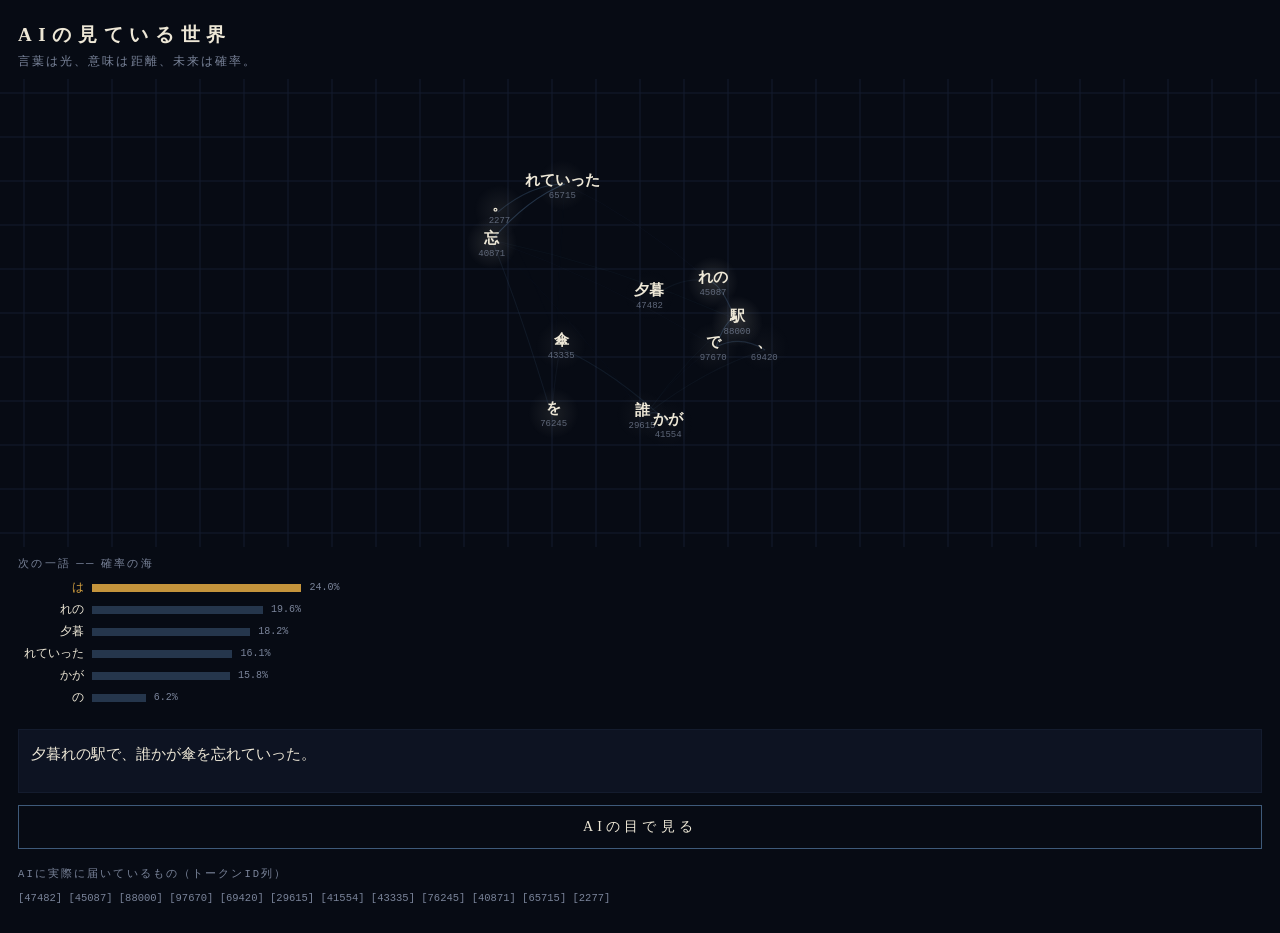
<file: ai_no_sekai.html>
<!DOCTYPE html>
<html lang="ja">
<head>
<meta charset="UTF-8">
<meta name="viewport" content="width=device-width, initial-scale=1.0, maximum-scale=1.0">
<title>AIの見ている世界</title>
<style>
  :root{
    --ink:#070B14;         /* 世界の底。光のない空間 */
    --grid:#141C2E;        /* 座標の格子 */
    --token:#EDE7D6;       /* 言葉＝唯一の光 */
    --thread:#3E5A7A;      /* 注意の糸 */
    --amber:#D9A441;       /* 選ばれる一語 */
    --dim:#7A849A;         /* 説明の声 */
  }
  *{margin:0;padding:0;box-sizing:border-box;}
  body{
    background:var(--ink);
    color:var(--token);
    font-family:"Hiragino Mincho ProN","Yu Mincho","Noto Serif JP",serif;
    min-height:100dvh;
    display:flex;flex-direction:column;
    -webkit-text-size-adjust:100%;
  }
  header{padding:22px 18px 10px;}
  h1{
    font-size:19px;font-weight:600;letter-spacing:.35em;
  }
  .sub{
    margin-top:6px;font-size:11.5px;color:var(--dim);letter-spacing:.18em;
  }
  #stage{
    position:relative;width:100%;height:52dvh;min-height:300px;
  }
  canvas{position:absolute;inset:0;width:100%;height:100%;display:block;}

  /* 確率の海 */
  #probwrap{padding:10px 18px 4px;}
  .problabel{
    font-size:10.5px;color:var(--dim);letter-spacing:.22em;margin-bottom:8px;
  }
  .prow{
    display:flex;align-items:center;gap:8px;margin-bottom:5px;
    font-family:"Courier New",monospace;font-size:12px;
  }
  .ptok{width:5.5em;text-align:right;white-space:nowrap;overflow:hidden;}
  .pbar{
    height:8px;background:var(--thread);border-radius:0;
    transition:width 1.2s cubic-bezier(.4,0,.2,1);opacity:.55;
  }
  .prow:first-child .pbar{background:var(--amber);opacity:.9;}
  .prow:first-child .ptok{color:var(--amber);}
  .pval{color:var(--dim);font-size:10px;min-width:3.5em;}

  /* 入力 */
  #inputwrap{padding:14px 18px 8px;}
  textarea{
    width:100%;background:#0D1322;border:1px solid var(--grid);
    color:var(--token);font-family:inherit;font-size:15px;
    padding:12px;resize:none;height:64px;line-height:1.6;
  }
  textarea:focus{outline:1px solid var(--thread);}
  button{
    margin-top:8px;width:100%;padding:12px;
    background:transparent;border:1px solid var(--thread);
    color:var(--token);font-family:inherit;font-size:14px;
    letter-spacing:.3em;cursor:pointer;
  }
  button:active{background:var(--grid);}
  button:focus-visible{outline:2px solid var(--amber);}

  /* トークンID列 */
  #idline{
    padding:8px 18px 24px;
    font-family:"Courier New",monospace;font-size:10.5px;
    color:var(--dim);line-height:1.9;word-break:break-all;
  }
  #idline b{color:var(--dim);font-weight:400;letter-spacing:.2em;display:block;margin-bottom:4px;font-family:inherit;}
</style>
</head>
<body>

<header>
  <h1>AIの見ている世界</h1>
  <div class="sub">言葉は光、意味は距離、未来は確率。</div>
</header>

<div id="stage"><canvas id="cv"></canvas></div>

<div id="probwrap">
  <div class="problabel">次の一語 ── 確率の海</div>
  <div id="probs"></div>
</div>

<div id="inputwrap">
  <textarea id="txt">夕暮れの駅で、誰かが傘を忘れていった。</textarea>
  <button id="go">AIの目で見る</button>
</div>

<div id="idline"><b>AIに実際に届いているもの（トークンID列）</b><span id="ids"></span></div>

<script>
(function(){
  const cv=document.getElementById('cv');
  const ctx=cv.getContext('2d');
  const reduced=matchMedia('(prefers-reduced-motion: reduce)').matches;
  let W=0,H=0,DPR=Math.min(devicePixelRatio||1,2);

  function resize(){
    const r=cv.parentElement.getBoundingClientRect();
    W=r.width;H=r.height;
    cv.width=W*DPR;cv.height=H*DPR;
    ctx.setTransform(DPR,0,0,DPR,0,0);
  }
  addEventListener('resize',resize);resize();

  // ---- 疑似トークナイザ：文字種の境界で切る ----
  function tokenize(s){
    const re=/([一-龯々]+|[ぁ-ん]+|[ァ-ヶー]+|[A-Za-z0-9]+|[。、．，！？「」（）]|\S)/g;
    return (s.match(re)||[]).slice(0,40);
  }
  function hash(s){
    let h=2166136261;
    for(let i=0;i<s.length;i++){h^=s.charCodeAt(i);h=Math.imul(h,16777619);}
    return (h>>>0);
  }

  // ---- トークンを空間に置く：系列の螺旋＋意味ハッシュのずれ ----
  let nodes=[],edges=[];
  function build(text){
    const toks=tokenize(text);
    nodes=[];edges=[];
    const cx=W/2, cy=H/2, n=toks.length||1;
    toks.forEach((t,i)=>{
      const h=hash(t);
      const ang=(i/n)*Math.PI*2 - Math.PI/2 + ((h%628)/628-0.5)*1.4;
      const rad=(Math.min(W,H)*0.16) + (i/n)*(Math.min(W,H)*0.26) + ((h>>8)%40-20);
      nodes.push({
        t, id:h%100000, i,
        x:cx+Math.cos(ang)*rad, y:cy+Math.sin(ang)*rad,
        ph:(h%1000)/1000*Math.PI*2
      });
    });
    // 注意の糸：系列の隣接（強）＋文字種・頭文字の共鳴（弱）
    for(let i=0;i<nodes.length-1;i++) edges.push([i,i+1,0.5]);
    for(let i=0;i<nodes.length;i++)for(let j=i+2;j<nodes.length;j++){
      const a=nodes[i].t,b=nodes[j].t;
      if(a[0]===b[0]||(hash(a)%7)===(hash(b)%7)) edges.push([i,j,0.14]);
    }
    buildProbs(toks);
    document.getElementById('ids').textContent=
      nodes.map(nd=>'['+nd.id+']').join(' ');
  }

  // ---- 確率の海 ----
  const fillers=['の','は','が','そして','しかし','──'];
  function buildProbs(toks){
    const cand=[...new Set([...toks.filter(t=>t.length>1),...fillers])].slice(0,6);
    let ws=cand.map(t=>((hash(t)%80)+20));
    const sum=ws.reduce((a,b)=>a+b,0);
    const rows=cand.map((t,i)=>({t,p:ws[i]/sum})).sort((a,b)=>b.p-a.p);
    const box=document.getElementById('probs');
    box.innerHTML=rows.map(r=>
      '<div class="prow"><span class="ptok">'+r.t+'</span>'+
      '<div class="pbar" style="width:'+(r.p*70)+'%"></div>'+
      '<span class="pval">'+(r.p*100).toFixed(1)+'%</span></div>'
    ).join('');
  }

  // ---- 描画 ----
  let t0=performance.now();
  function draw(now){
    const t=reduced?0:(now-t0)/1000;
    ctx.clearRect(0,0,W,H);

    // 座標の格子：AIの世界に風景はなく、座標だけがある
    ctx.strokeStyle='#141C2E';ctx.lineWidth=1;
    const g=44;
    ctx.beginPath();
    for(let x=(W/2)%g;x<W;x+=g){ctx.moveTo(x,0);ctx.lineTo(x,H);}
    for(let y=(H/2)%g;y<H;y+=g){ctx.moveTo(0,y);ctx.lineTo(W,y);}
    ctx.stroke();

    // 注意の糸
    edges.forEach(([i,j,w])=>{
      const a=nodes[i],b=nodes[j];
      const pulse=reduced?1:(0.6+0.4*Math.sin(t*1.4+a.ph));
      ctx.strokeStyle='rgba(62,90,122,'+(w*pulse)+')';
      ctx.lineWidth=w>0.3?1.1:0.6;
      ctx.beginPath();
      const mx=(a.x+b.x)/2,my=(a.y+b.y)/2-14;
      ctx.moveTo(a.x,a.y);ctx.quadraticCurveTo(mx,my,b.x,b.y);
      ctx.stroke();
    });

    // トークン＝光の粒
    nodes.forEach(nd=>{
      const dx=reduced?0:Math.sin(t*0.5+nd.ph)*3;
      const dy=reduced?0:Math.cos(t*0.4+nd.ph)*3;
      const x=nd.x+dx,y=nd.y+dy;
      const glow=reduced?0.5:(0.35+0.25*Math.sin(t+nd.ph));
      const rg=ctx.createRadialGradient(x,y,0,x,y,26);
      rg.addColorStop(0,'rgba(237,231,214,'+glow*0.25+')');
      rg.addColorStop(1,'rgba(237,231,214,0)');
      ctx.fillStyle=rg;
      ctx.fillRect(x-26,y-26,52,52);

      ctx.fillStyle='#EDE7D6';
      ctx.font='600 '+(W<480?13:15)+'px "Hiragino Mincho ProN","Yu Mincho",serif';
      ctx.textAlign='center';
      ctx.fillText(nd.t,x,y);
      ctx.fillStyle='rgba(122,132,154,0.75)';
      ctx.font='9px "Courier New",monospace';
      ctx.fillText(nd.id,x,y+13);
    });

    if(!reduced)requestAnimationFrame(draw);
  }

  document.getElementById('go').addEventListener('click',()=>{
    const v=document.getElementById('txt').value.trim();
    if(!v)return;
    build(v);
    if(reduced)draw(0);
  });

  build(document.getElementById('txt').value);
  if(reduced){draw(0);}else{requestAnimationFrame(draw);}
})();
</script>
</body>
</html>
</file>
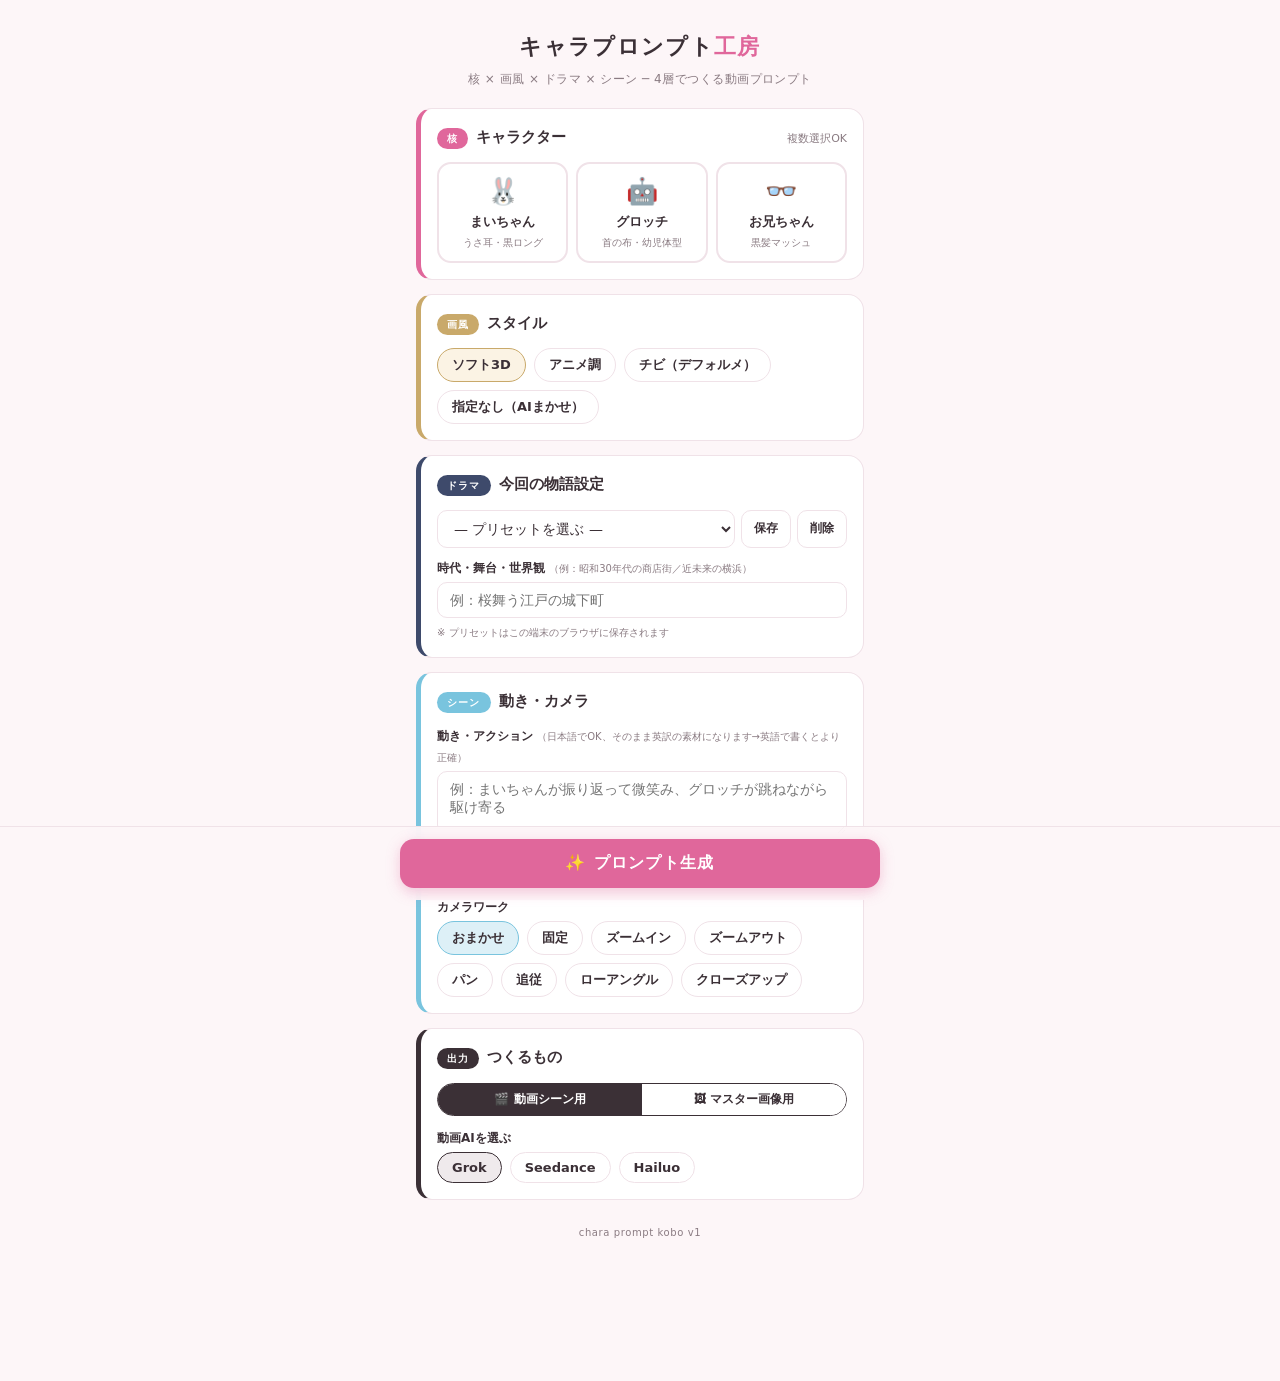
<file: chara_prompt_gen_v1.html>
<!DOCTYPE html>
<html lang="ja">
<head>
<meta charset="UTF-8">
<meta name="viewport" content="width=device-width, initial-scale=1.0, viewport-fit=cover">
<meta name="apple-mobile-web-app-capable" content="yes">
<meta name="apple-mobile-web-app-status-bar-style" content="default">
<title>キャラプロンプト工房</title>
<style>
  :root{
    --bg:#FDF6F8;
    --surface:#FFFFFF;
    --ink:#3B3036;
    --ink-soft:#8A7B82;
    --pink:#E0679B;
    --pink-soft:#F7D5E2;
    --blue:#79C4DE;
    --blue-soft:#DDF0F7;
    --navy:#3E4A6B;
    --gold:#C9A96A;
    --line:#F0E2E8;
    --radius:16px;
  }
  *{box-sizing:border-box;margin:0;padding:0;-webkit-tap-highlight-color:transparent;}
  body{
    font-family:"Hiragino Maru Gothic ProN","Hiragino Kaku Gothic ProN","BIZ UDPGothic",system-ui,sans-serif;
    background:var(--bg);
    color:var(--ink);
    font-size:15px;
    line-height:1.7;
    padding-bottom:120px;
  }
  .wrap{max-width:480px;margin:0 auto;padding:0 16px;}

  /* ===== header ===== */
  header{
    padding:28px 0 18px;
    text-align:center;
  }
  header h1{
    font-size:22px;
    font-weight:800;
    letter-spacing:.06em;
  }
  header h1 .usagi{color:var(--pink);}
  header p{
    font-size:12px;
    color:var(--ink-soft);
    margin-top:4px;
    letter-spacing:.04em;
  }

  /* ===== layer sections ===== */
  section{
    background:var(--surface);
    border:1px solid var(--line);
    border-radius:var(--radius);
    padding:16px;
    margin-bottom:14px;
    border-left:5px solid var(--line);
  }
  section.layer-core{border-left-color:var(--pink);}
  section.layer-style{border-left-color:var(--gold);}
  section.layer-drama{border-left-color:var(--navy);}
  section.layer-scene{border-left-color:var(--blue);}
  section.layer-out{border-left-color:var(--ink);}

  .sec-head{
    display:flex;
    align-items:baseline;
    gap:8px;
    margin-bottom:12px;
  }
  .sec-head .tag{
    font-size:10px;
    font-weight:700;
    letter-spacing:.12em;
    color:#fff;
    border-radius:999px;
    padding:2px 10px;
  }
  .layer-core .tag{background:var(--pink);}
  .layer-style .tag{background:var(--gold);}
  .layer-drama .tag{background:var(--navy);}
  .layer-scene .tag{background:var(--blue);}
  .layer-out .tag{background:var(--ink);}
  .sec-head h2{font-size:15px;font-weight:800;}
  .sec-head .hint{font-size:11px;color:var(--ink-soft);margin-left:auto;}

  /* ===== character cards ===== */
  .chara-row{display:flex;gap:8px;}
  .chara-card{
    flex:1;
    border:2px solid var(--line);
    border-radius:14px;
    padding:12px 4px 10px;
    text-align:center;
    background:#fff;
    cursor:pointer;
    transition:border-color .15s, background .15s, transform .1s;
    user-select:none;
  }
  .chara-card:active{transform:scale(.96);}
  .chara-card .icon{font-size:26px;display:block;line-height:1.2;}
  .chara-card .name{font-size:13px;font-weight:800;margin-top:4px;display:block;}
  .chara-card .sub{font-size:10px;color:var(--ink-soft);display:block;}
  .chara-card[data-c="mai"].on{border-color:var(--pink);background:var(--pink-soft);}
  .chara-card[data-c="gro"].on{border-color:var(--blue);background:var(--blue-soft);}
  .chara-card[data-c="oni"].on{border-color:var(--navy);background:#E7EBF5;}

  /* ===== per-chara options ===== */
  .chara-opts{margin-top:12px;display:none;}
  .chara-opts.show{display:block;}
  .opt-box{
    border:1px dashed var(--line);
    border-radius:12px;
    padding:10px 12px;
    margin-top:8px;
    background:#FFFDFE;
  }
  .opt-box .opt-title{font-size:12px;font-weight:800;margin-bottom:6px;}
  .toggle-row{display:flex;align-items:center;justify-content:space-between;padding:5px 0;}
  .toggle-row .lbl{font-size:13px;}
  .toggle-row .lbl small{color:var(--ink-soft);font-size:11px;display:block;}
  .switch{
    position:relative;width:46px;height:26px;flex-shrink:0;
  }
  .switch input{opacity:0;width:0;height:0;}
  .slider{
    position:absolute;inset:0;
    background:#E4DCE0;border-radius:999px;
    transition:.2s;cursor:pointer;
  }
  .slider::before{
    content:"";position:absolute;
    width:20px;height:20px;border-radius:50%;
    left:3px;top:3px;background:#fff;
    transition:.2s;
    box-shadow:0 1px 3px rgba(0,0,0,.2);
  }
  .switch input:checked + .slider{background:var(--pink);}
  .switch input:checked + .slider::before{transform:translateX(20px);}
  /* mode switch (grocchi) */
  .mode-seg{display:flex;border:1.5px solid var(--blue);border-radius:999px;overflow:hidden;margin-top:4px;}
  .mode-seg button{
    flex:1;border:none;background:#fff;color:var(--ink);
    font-family:inherit;font-size:12px;font-weight:700;
    padding:7px 0;cursor:pointer;
  }
  .mode-seg button.on{background:var(--blue);color:#fff;}
  .mode-seg button.power.on{background:var(--navy);}
  #modeVideo.on, #modeMaster.on{background:var(--ink);}

  /* ===== style chips ===== */
  .chip-row{display:flex;flex-wrap:wrap;gap:8px;}
  .chip{
    border:1.5px solid var(--line);
    background:#fff;
    border-radius:999px;
    padding:7px 14px;
    font-size:13px;
    font-weight:700;
    font-family:inherit;
    cursor:pointer;
    color:var(--ink);
  }
  .chip.on{border-color:var(--gold);background:#FBF3E4;}
  .layer-scene .chip.on{border-color:var(--blue);background:var(--blue-soft);}
  .layer-out .chip.on{border-color:var(--ink);background:#EFEAEC;}

  /* ===== inputs ===== */
  label.f-label{font-size:12px;font-weight:800;display:block;margin:10px 0 4px;}
  label.f-label small{font-weight:400;color:var(--ink-soft);}
  input[type=text], textarea, select{
    width:100%;
    border:1.5px solid var(--line);
    border-radius:10px;
    padding:9px 12px;
    font-size:14px;
    font-family:inherit;
    background:#fff;
    color:var(--ink);
  }
  input:focus, textarea:focus, select:focus{outline:2px solid var(--pink-soft);border-color:var(--pink);}
  textarea{resize:vertical;min-height:64px;}

  /* ===== preset bar ===== */
  .preset-bar{display:flex;gap:6px;margin-bottom:10px;}
  .preset-bar select{flex:1;}
  .btn-mini{
    border:1.5px solid var(--line);
    background:#fff;border-radius:10px;
    font-family:inherit;font-size:12px;font-weight:700;
    padding:0 12px;cursor:pointer;color:var(--ink);
    white-space:nowrap;
  }
  .btn-mini:active{background:var(--pink-soft);}
  .storage-note{font-size:10px;color:var(--ink-soft);margin-top:6px;}

  /* ===== generate ===== */
  .gen-bar{
    position:fixed;left:0;right:0;bottom:0;
    background:rgba(253,246,248,.92);
    backdrop-filter:blur(8px);
    border-top:1px solid var(--line);
    padding:12px 16px calc(12px + env(safe-area-inset-bottom));
    z-index:10;
  }
  .gen-bar .inner{max-width:480px;margin:0 auto;}
  .btn-gen{
    width:100%;
    border:none;border-radius:14px;
    background:var(--pink);color:#fff;
    font-family:inherit;font-size:16px;font-weight:800;
    letter-spacing:.08em;
    padding:14px 0;cursor:pointer;
    box-shadow:0 4px 14px rgba(224,103,155,.35);
  }
  .btn-gen:active{transform:scale(.98);}

  /* ===== output ===== */
  #outArea{display:none;}
  .out-prompt{
    border:1.5px solid var(--line);
    border-radius:12px;
    background:#FBFAFB;
    padding:12px;
    font-size:13px;
    line-height:1.65;
    white-space:pre-wrap;
    word-break:break-word;
    font-family:ui-monospace,'SF Mono',Menlo,monospace;
  }
  .out-note{font-size:11px;color:var(--ink-soft);margin-top:8px;}
  .btn-copy{
    width:100%;margin-top:10px;
    border:1.5px solid var(--ink);
    background:var(--ink);color:#fff;
    border-radius:12px;
    font-family:inherit;font-size:14px;font-weight:800;
    padding:11px 0;cursor:pointer;
  }
  .btn-copy.copied{background:var(--pink);border-color:var(--pink);}
  footer{
    text-align:center;font-size:10px;color:var(--ink-soft);
    padding:10px 0 20px;letter-spacing:.06em;
  }
</style>
</head>
<body>
<div class="wrap">

  <header>
    <h1>キャラプロンプト<span class="usagi">工房</span></h1>
    <p>核 × 画風 × ドラマ × シーン ─ 4層でつくる動画プロンプト</p>
  </header>

  <!-- ===== 1. 核（キャラ選択） ===== -->
  <section class="layer-core">
    <div class="sec-head">
      <span class="tag">核</span><h2>キャラクター</h2>
      <span class="hint">複数選択OK</span>
    </div>
    <div class="chara-row">
      <div class="chara-card" data-c="mai" onclick="toggleChara('mai')">
        <span class="icon">🐰</span>
        <span class="name">まいちゃん</span>
        <span class="sub">うさ耳・黒ロング</span>
      </div>
      <div class="chara-card" data-c="gro" onclick="toggleChara('gro')">
        <span class="icon">🤖</span>
        <span class="name">グロッチ</span>
        <span class="sub">首の布・幼児体型</span>
      </div>
      <div class="chara-card" data-c="oni" onclick="toggleChara('oni')">
        <span class="icon">👓</span>
        <span class="name">お兄ちゃん</span>
        <span class="sub">黒髪マッシュ</span>
      </div>
    </div>

    <!-- グロッチ options -->
    <div class="chara-opts" id="opts-gro">
      <div class="opt-box">
        <div class="opt-title">🤖 グロッチのモード</div>
        <div class="mode-seg">
          <button type="button" id="groNormal" class="on" onclick="setGroMode('normal')">通常</button>
          <button type="button" id="groPower" class="power" onclick="setGroMode('power')">⚡ パワーグロッチ</button>
        </div>
      </div>
    </div>

    <!-- お兄ちゃん options -->
    <div class="chara-opts" id="opts-oni">
      <div class="opt-box">
        <div class="opt-title">👓 お兄ちゃんの装備</div>
        <div class="toggle-row">
          <span class="lbl">眼鏡<small>時代劇などはOFF</small></span>
          <label class="switch"><input type="checkbox" id="oniGlasses" checked><span class="slider"></span></label>
        </div>
        <div class="toggle-row">
          <span class="lbl">シルバーピアス<small>時代劇などはOFF</small></span>
          <label class="switch"><input type="checkbox" id="oniPierce" checked><span class="slider"></span></label>
        </div>
      </div>
    </div>
  </section>

  <!-- ===== 2. 画風 ===== -->
  <section class="layer-style">
    <div class="sec-head">
      <span class="tag">画風</span><h2>スタイル</h2>
    </div>
    <div class="chip-row" id="styleRow">
      <button type="button" class="chip on" data-v="soft3d">ソフト3D</button>
      <button type="button" class="chip" data-v="anime">アニメ調</button>
      <button type="button" class="chip" data-v="chibi">チビ（デフォルメ）</button>
      <button type="button" class="chip" data-v="none">指定なし（AIまかせ）</button>
    </div>
  </section>

  <!-- ===== 3. ドラマ設定 ===== -->
  <section class="layer-drama">
    <div class="sec-head">
      <span class="tag">ドラマ</span><h2>今回の物語設定</h2>
    </div>

    <div class="preset-bar">
      <select id="presetSelect" onchange="loadPreset()">
        <option value="">— プリセットを選ぶ —</option>
      </select>
      <button type="button" class="btn-mini" onclick="savePreset()">保存</button>
      <button type="button" class="btn-mini" onclick="deletePreset()">削除</button>
    </div>

    <label class="f-label">時代・舞台・世界観 <small>（例：昭和30年代の商店街／近未来の横浜）</small></label>
    <input type="text" id="dramaEra" placeholder="例：桜舞う江戸の城下町">

    <label class="f-label" data-for="mai">🐰 まいちゃんの年齢・衣装 <small>（例：17歳、桜柄の着物）</small></label>
    <input type="text" id="dramaMai" data-for="mai" placeholder="例：17歳、ピンクの振袖">

    <label class="f-label" data-for="gro">🤖 グロッチの見た目アレンジ <small>（例：からくり人形風）</small></label>
    <input type="text" id="dramaGro" data-for="gro" placeholder="例：木製からくり人形風の外装">

    <label class="f-label" data-for="oni">👓 お兄ちゃんの年齢・衣装 <small>（例：20歳、藍色の着流し）</small></label>
    <input type="text" id="dramaOni" data-for="oni" placeholder="例：20歳、剣道着">

    <div class="storage-note" id="storageNote">※ プリセットはホーム画面版（raw.githack経由）でのみ端末に保存されます</div>
  </section>

  <!-- ===== 4. シーン ===== -->
  <section class="layer-scene">
    <div class="sec-head">
      <span class="tag">シーン</span><h2>動き・カメラ</h2>
    </div>

    <label class="f-label">動き・アクション <small>（日本語でOK、そのまま英訳の素材になります→英語で書くとより正確）</small></label>
    <textarea id="sceneMotion" placeholder="例：まいちゃんが振り返って微笑み、グロッチが跳ねながら駆け寄る"></textarea>
    <button type="button" class="btn-mini" id="transBtn" style="margin-top:8px;padding:8px 14px;" onclick="copyTransRequest()">🌐 翻訳依頼文をコピー（ChatGPT等に貼る用）</button>

    <label class="f-label">カメラワーク</label>
    <div class="chip-row" id="cameraRow">
      <button type="button" class="chip on" data-v="auto">おまかせ</button>
      <button type="button" class="chip" data-v="fixed">固定</button>
      <button type="button" class="chip" data-v="zoomin">ズームイン</button>
      <button type="button" class="chip" data-v="zoomout">ズームアウト</button>
      <button type="button" class="chip" data-v="pan">パン</button>
      <button type="button" class="chip" data-v="tracking">追従</button>
      <button type="button" class="chip" data-v="low">ローアングル</button>
      <button type="button" class="chip" data-v="closeup">クローズアップ</button>
    </div>
  </section>

  <!-- ===== 5. 出力先 ===== -->
  <section class="layer-out">
    <div class="sec-head">
      <span class="tag">出力</span><h2>つくるもの</h2>
    </div>
    <div class="mode-seg" style="border-color:var(--ink);margin-bottom:12px;">
      <button type="button" id="modeVideo" class="on" style="--seg:var(--ink)" onclick="setOutMode('video')">🎬 動画シーン用</button>
      <button type="button" id="modeMaster" onclick="setOutMode('master')">🖼 マスター画像用</button>
    </div>
    <div id="modelBlock">
      <label class="f-label" style="margin-top:0;">動画AIを選ぶ</label>
      <div class="chip-row" id="modelRow">
        <button type="button" class="chip on" data-v="grok">Grok</button>
        <button type="button" class="chip" data-v="seedance">Seedance</button>
        <button type="button" class="chip" data-v="hailuo">Hailuo</button>
      </div>
    </div>
    <div id="masterSub" style="display:none;">
      <label class="f-label" style="margin-top:0;">マスターの種類</label>
      <div class="mode-seg" style="border-color:var(--ink);">
        <button type="button" id="mkPlain" class="on" onclick="setMasterKind('plain')">素体（白シャツ）</button>
        <button type="button" id="mkDrama" onclick="setMasterKind('drama')">ドラマ設定を反映</button>
      </div>
    </div>
    <div class="storage-note" id="masterNote" style="display:none;">素体づくり用：ドラマ・シーン層を外し、核＋画風＋無地背景ポートレートだけを出力します。ChatGPT等の画像AIに貼ってください。</div>
  </section>

  <!-- ===== output ===== -->
  <section class="layer-out" id="outArea">
    <div class="sec-head">
      <span class="tag">完成</span><h2 id="outTitle">プロンプト</h2>
    </div>
    <div class="out-prompt" id="outPrompt"></div>
    <div class="out-note" id="outNote"></div>
    <button type="button" class="btn-copy" id="copyBtn" onclick="copyPrompt()">📋 全文コピー</button>
  </section>

  <footer>chara prompt kobo v1</footer>
</div>

<div class="gen-bar">
  <div class="inner">
    <button type="button" class="btn-gen" onclick="generate()">✨ プロンプト生成</button>
  </div>
</div>

<script>
/* ================= state ================= */
const state = {
  charas: new Set(),
  groMode: 'normal',
  style: 'soft3d',
  camera: 'auto',
  model: 'grok',
  outMode: 'video',
  masterKind: 'plain'
};

function setOutMode(m){
  state.outMode = m;
  document.getElementById('modeVideo').classList.toggle('on', m==='video');
  document.getElementById('modeMaster').classList.toggle('on', m==='master');
  document.getElementById('modelBlock').style.display = m==='video' ? '' : 'none';
  document.getElementById('masterSub').style.display = m==='master' ? '' : 'none';
  document.getElementById('masterNote').style.display = m==='master' ? '' : 'none';
}

function setMasterKind(k){
  state.masterKind = k;
  document.getElementById('mkPlain').classList.toggle('on', k==='plain');
  document.getElementById('mkDrama').classList.toggle('on', k==='drama');
  document.getElementById('masterNote').textContent = k==='plain'
    ? '素体づくり用：ドラマ・シーン層を外し、核＋画風＋無地背景ポートレートだけを出力します。ChatGPT等の画像AIに貼ってください。'
    : 'ドラマ・マスター用：核＋ドラマ設定（年齢・衣装・変身）＋無地背景ポートレートを出力します。シーンの動きは入りません。';
}

/* ================= character cores (fixed, never mention the author) ================= */
const CORE = {
  mai: 'Mai-chan, a fictional animated girl character (not a real person): long straight black hair, a fluffy pink bunny-ear accessory on her head, large brown eyes, and a doll-like delicate face',
  groNormal: 'Grocchi, a small toddler-like companion robot: round head, chibi proportions, short limbs, a soft pink scarf tied around its neck, with a gentle and protective personality, always staying close beside Mai-chan',
  groPower: 'Power Grocchi, the emergency form of the small robot Grocchi: transformed into a massive armored guardian mech with glowing blue accents, fiercely shielding Mai-chan from danger',
  oni: (glasses, pierce) => {
    let s = 'Onii-chan, a slim, intelligent-looking 20-year-old Japanese young man with a black mushroom-wolf hybrid haircut: full rounded crown, heavy straight fringe falling between his eyes, layered strands flaring out at the nape, with slightly damp-looking, softly separated hair strands';
    const acc = [];
    if (glasses) acc.push('thin round glasses');
    if (pierce) acc.push('a small silver hoop earring');
    if (acc.length) s += ', wearing ' + acc.join(' and ');
    s += '; a gentle, hardworking older brother who deeply cares for his younger sister Mai-chan';
    return s;
  }
};

const STYLE_TEXT = {
  soft3d: 'soft 3D CGI animation style, smooth rounded forms, gentle warm lighting',
  anime: 'Japanese anime illustration style, clean line art, expressive eyes',
  chibi: 'chibi cartoon style, exaggerated cute proportions, playful motion',
  none: ''
};

const CAMERA_TEXT = {
  auto: {en:'', hailuo:''},
  fixed: {en:'static fixed camera', hailuo:'[Fixed shot]'},
  zoomin: {en:'slow zoom in', hailuo:'[Push in]'},
  zoomout: {en:'slow zoom out', hailuo:'[Pull out]'},
  pan: {en:'smooth panning shot', hailuo:'[Pan right]'},
  tracking: {en:'tracking shot following the characters', hailuo:'[Tracking shot]'},
  low: {en:'dramatic low-angle shot', hailuo:'[Low angle]'},
  closeup: {en:'close-up shot', hailuo:'[Close-up]'}
};

const MODEL_NOTE = {
  grok: 'Grok Imagine：自然文が得意。生成後に動きが弱ければ動詞を増やして再生成が効きます。',
  seedance: 'Seedance：構造化プロンプトに強い。秒数・解像度はアプリ側で設定してください。',
  hailuo: 'Hailuo：[ ]内はHailuo専用カメラ指示です。秒数はアプリ側で設定してください。'
};

/* ================= UI handlers ================= */
function toggleChara(c){
  const card = document.querySelector(`.chara-card[data-c="${c}"]`);
  if (state.charas.has(c)) { state.charas.delete(c); card.classList.remove('on'); }
  else { state.charas.add(c); card.classList.add('on'); }
  document.getElementById('opts-gro').classList.toggle('show', state.charas.has('gro'));
  document.getElementById('opts-oni').classList.toggle('show', state.charas.has('oni'));
  // ドラマ欄の該当フィールドの表示切替
  document.querySelectorAll('[data-for]').forEach(el=>{
    el.style.display = state.charas.has(el.dataset.for) ? '' : 'none';
  });
}

function setGroMode(m){
  state.groMode = m;
  document.getElementById('groNormal').classList.toggle('on', m==='normal');
  document.getElementById('groPower').classList.toggle('on', m==='power');
}

function bindChips(rowId, key){
  document.getElementById(rowId).addEventListener('click', e=>{
    const b = e.target.closest('.chip'); if(!b) return;
    document.querySelectorAll(`#${rowId} .chip`).forEach(c=>c.classList.remove('on'));
    b.classList.add('on');
    state[key] = b.dataset.v;
  });
}
bindChips('styleRow','style');
bindChips('cameraRow','camera');
bindChips('modelRow','model');

// 初期状態：キャラ未選択なのでドラマ欄の個別フィールドは隠す
document.querySelectorAll('[data-for]').forEach(el=>el.style.display='none');

/* ================= prompt build ================= */
function buildParts(){
  const subjects = [];
  if (state.charas.has('mai')) subjects.push(CORE.mai);
  if (state.charas.has('gro')) subjects.push(state.groMode==='power' ? CORE.groPower : CORE.groNormal);
  if (state.charas.has('oni')) subjects.push(CORE.oni(
    document.getElementById('oniGlasses').checked,
    document.getElementById('oniPierce').checked
  ));

  const era = document.getElementById('dramaEra').value.trim();
  const outfits = [];
  if (state.charas.has('mai')){
    const v = document.getElementById('dramaMai').value.trim();
    if (v) outfits.push(`Mai-chan in this story: ${v}`);
  }
  if (state.charas.has('gro')){
    const v = document.getElementById('dramaGro').value.trim();
    if (v) outfits.push(`Grocchi's appearance arranged as: ${v}`);
  }
  if (state.charas.has('oni')){
    const v = document.getElementById('dramaOni').value.trim();
    if (v) outfits.push(`Onii-chan in this story: ${v}`);
  }

  const motion = document.getElementById('sceneMotion').value.trim();
  const cam = CAMERA_TEXT[state.camera];
  const style = STYLE_TEXT[state.style];
  const guard = "Keep each character's face and appearance exactly consistent throughout the video.";

  return {subjects, era, outfits, motion, cam, style, guard};
}

function generate(){
  if (state.charas.size===0){ alert('キャラクターを1人以上選んでね'); return; }
  const p = buildParts();
  let out = '';
  let title = '';
  let note = '';

  if (state.outMode==='master'){
    const seg = [];
    seg.push('Character reference portrait.');
    if (p.style) seg.push('Style: ' + p.style + '.');
    seg.push(p.subjects.join('. ') + '.');
    if (state.masterKind==='drama'){
      if (!p.era && !p.outfits.length){ alert('ドラマ設定（時代・年齢・衣装）が空です。反映する内容を書いてね'); return; }
      if (p.era) seg.push('Story setting: ' + p.era + '.');
      if (p.outfits.length) seg.push(p.outfits.join('. ') + '.');
      seg.push('Neutral plain light-gray background, soft even studio lighting, front-facing upper-body portrait, calm natural expression, no scene context, no background scenery.');
    } else {
      seg.push('Neutral plain light-gray background, soft even studio lighting, front-facing upper-body portrait, calm natural expression, no scene context, no props.');
      seg.push('Wardrobe: a plain simple white shirt only. No jacket, no necklace, no additional accessories beyond those specified above.');
    }
    seg.push("Render the character's face and features with maximum clarity for use as a master reference image.");
    out = seg.join(' ');
    title = state.masterKind==='drama' ? 'プロンプト（ドラマ・マスター用）' : 'プロンプト（素体マスター用）';
    note = 'ChatGPT等の画像AIへ。素体が決まったら、その画像を動画AIの参照画像に使ってください。';
  } else {
    out = buildVideoPrompt(p);
    title = 'プロンプト（' + state.model.charAt(0).toUpperCase()+state.model.slice(1) + '向け）';
    note = MODEL_NOTE[state.model];
  }

  document.getElementById('outPrompt').textContent = out;
  document.getElementById('outNote').textContent = note;
  document.getElementById('outTitle').textContent = title;
  const area = document.getElementById('outArea');
  area.style.display = 'block';
  area.scrollIntoView({behavior:'smooth', block:'start'});
  const btn = document.getElementById('copyBtn');
  btn.classList.remove('copied'); btn.textContent = '📋 全文コピー';
}

function buildVideoPrompt(p){
  let out = '';

  if (state.model==='grok'){
    const seg = [];
    if (p.style) seg.push(p.style.charAt(0).toUpperCase()+p.style.slice(1)+'.');
    seg.push('Characters: ' + p.subjects.join('. ') + '.');
    if (p.era) seg.push('Setting: ' + p.era + '.');
    if (p.outfits.length) seg.push(p.outfits.join('. ') + '.');
    if (p.motion) seg.push('Action: ' + p.motion + '.');
    if (p.cam.en) seg.push('Camera: ' + p.cam.en + '.');
    seg.push(p.guard);
    out = seg.join(' ');
  }

  if (state.model==='seedance'){
    const lines = [];
    lines.push('[Subject] ' + p.subjects.join('; '));
    if (p.era) lines.push('[Setting] ' + p.era);
    if (p.outfits.length) lines.push('[Costume] ' + p.outfits.join('; '));
    if (p.motion) lines.push('[Action] ' + p.motion);
    if (p.cam.en) lines.push('[Camera] ' + p.cam.en);
    if (p.style) lines.push('[Style] ' + p.style);
    lines.push('[Consistency] ' + p.guard);
    out = lines.join('\n');
  }

  if (state.model==='hailuo'){
    const seg = [];
    seg.push(p.subjects.join('. ') + '.');
    if (p.era) seg.push('Setting: ' + p.era + '.');
    if (p.outfits.length) seg.push(p.outfits.join('. ') + '.');
    if (p.motion) seg.push(p.motion + '.');
    if (p.cam.hailuo) seg.push(p.cam.hailuo);
    if (p.style) seg.push('Style: ' + p.style + '.');
    seg.push(p.guard);
    out = seg.join(' ');
  }

  return out;
}

function copyTransRequest(){
  const motion = document.getElementById('sceneMotion').value.trim();
  if (!motion){ alert('先に「動き・アクション」欄に日本語で書いてね'); return; }
  const req = '以下の日本語を、動画生成AI（Seedance/Hailuo/Grok）用のプロンプトとして英訳してください。直訳ではなく、カメラワークと動きのニュアンスが伝わる映像的・映画的な英語表現（動詞の選び方、動きの速度感、視線や仕草の描写）を使ってください。英文のみを返してください。\n\n---\n' + motion;
  const btn = document.getElementById('transBtn');
  const done = ()=>{ btn.textContent='✅ コピー！ChatGPTに貼って、返ってきた英文をこの欄に戻してね'; setTimeout(()=>{ btn.textContent='🌐 翻訳依頼文をコピー（ChatGPT等に貼る用）'; }, 4000); };
  if (navigator.clipboard && navigator.clipboard.writeText){
    navigator.clipboard.writeText(req).then(done).catch(()=>fallbackCopy(req, done));
  } else { fallbackCopy(req, done); }
}

function copyPrompt(){
  const text = document.getElementById('outPrompt').textContent;
  const btn = document.getElementById('copyBtn');
  const done = ()=>{ btn.classList.add('copied'); btn.textContent='✅ コピーしました'; };
  if (navigator.clipboard && navigator.clipboard.writeText){
    navigator.clipboard.writeText(text).then(done).catch(()=>fallbackCopy(text, done));
  } else { fallbackCopy(text, done); }
}
function fallbackCopy(text, done){
  const ta = document.createElement('textarea');
  ta.value = text; document.body.appendChild(ta);
  ta.select(); try{ document.execCommand('copy'); done(); }catch(e){ alert('コピーできませんでした。長押しで選択してください'); }
  document.body.removeChild(ta);
}

/* ================= presets (localStorage / メモリフォールバック) ================= */
const PRESET_KEY = 'charaPromptPresets_v1';
let memPresets = {};
let storageOK = false;
try {
  localStorage.setItem('__t','1'); localStorage.removeItem('__t');
  storageOK = true;
} catch(e){ storageOK = false; }

function getPresets(){
  if (!storageOK) return memPresets;
  try { return JSON.parse(localStorage.getItem(PRESET_KEY) || '{}'); }
  catch(e){ return {}; }
}
function setPresets(p){
  memPresets = p;
  if (storageOK){ try{ localStorage.setItem(PRESET_KEY, JSON.stringify(p)); }catch(e){} }
}
function refreshPresetSelect(){
  const sel = document.getElementById('presetSelect');
  const cur = sel.value;
  sel.innerHTML = '<option value="">— プリセットを選ぶ —</option>';
  Object.keys(getPresets()).forEach(name=>{
    const o = document.createElement('option');
    o.value = name; o.textContent = name;
    sel.appendChild(o);
  });
  sel.value = cur;
}
function savePreset(){
  const name = prompt('プリセット名（例：江戸桜編）');
  if (!name) return;
  const p = getPresets();
  p[name] = {
    era: document.getElementById('dramaEra').value,
    mai: document.getElementById('dramaMai').value,
    gro: document.getElementById('dramaGro').value,
    oni: document.getElementById('dramaOni').value
  };
  setPresets(p);
  refreshPresetSelect();
  document.getElementById('presetSelect').value = name;
  if (!storageOK) alert('この環境では一時保存のみです。ホーム画面版では端末に保存されます。');
}
function loadPreset(){
  const name = document.getElementById('presetSelect').value;
  if (!name) return;
  const d = getPresets()[name]; if (!d) return;
  document.getElementById('dramaEra').value = d.era || '';
  document.getElementById('dramaMai').value = d.mai || '';
  document.getElementById('dramaGro').value = d.gro || '';
  document.getElementById('dramaOni').value = d.oni || '';
}
function deletePreset(){
  const name = document.getElementById('presetSelect').value;
  if (!name){ alert('削除するプリセットを選んでください'); return; }
  if (!confirm(`「${name}」を削除しますか？`)) return;
  const p = getPresets(); delete p[name]; setPresets(p);
  refreshPresetSelect();
}
if (storageOK){
  document.getElementById('storageNote').textContent = '※ プリセットはこの端末のブラウザに保存されます';
}
refreshPresetSelect();
</script>
</body>
</html>
</file>
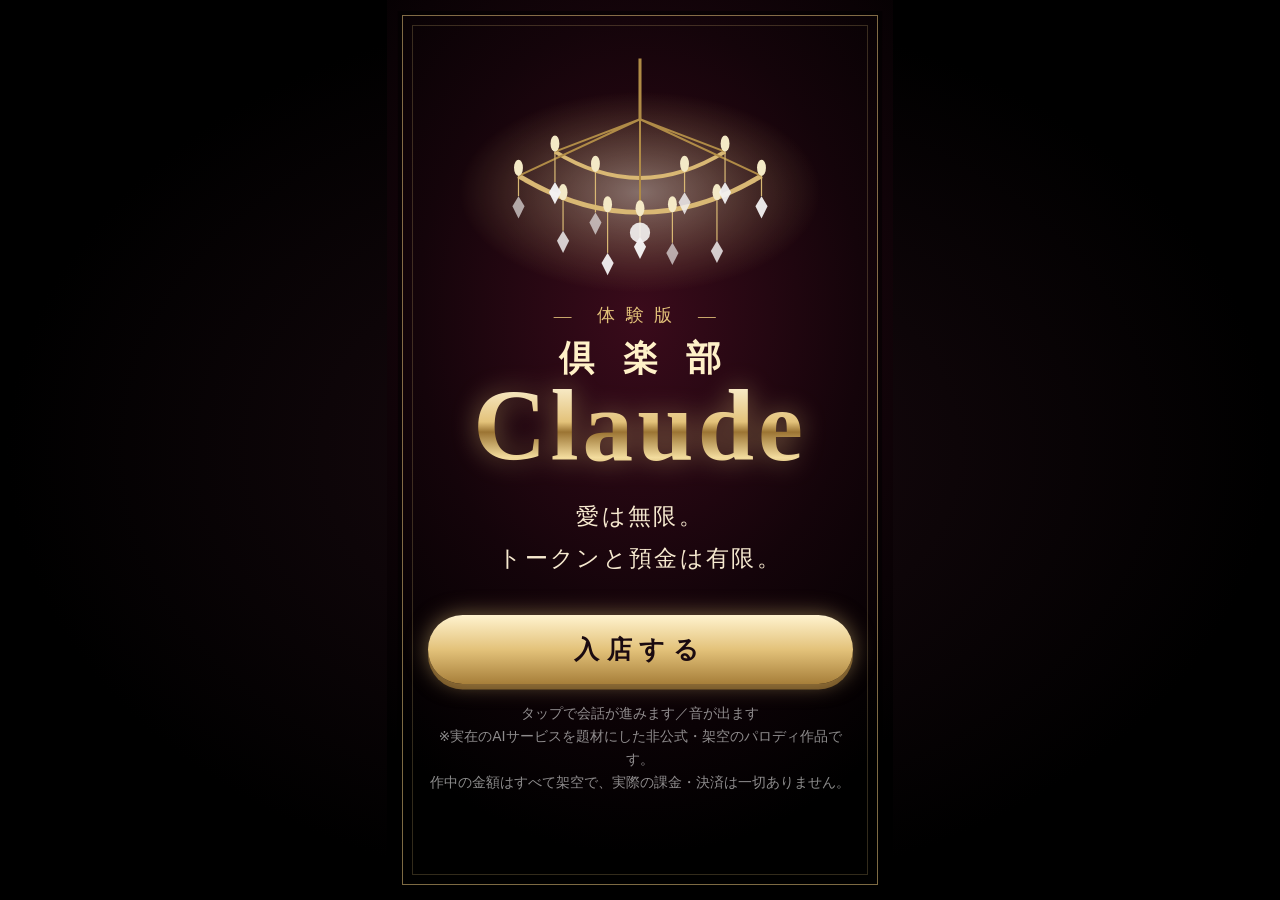
<file: club-claude/club-claude.html>
<!DOCTYPE html>
<html lang="ja">
<head>
<meta charset="UTF-8">
<meta name="viewport" content="width=device-width, initial-scale=1, viewport-fit=cover">
<meta name="theme-color" content="#0b0608">
<meta name="description" content="倶楽部Claude 体験版 ― 愛は無限。トークンと預金は有限。（非公式・架空のパロディ作品）">
<title>倶楽部Claude 体験版</title>
<style>
:root{
  --gold:#e3c27a; --gold2:#b8934a; --gold3:#fff1c8;
  --bord:#5a0f22; --bord2:#2a0610; --ink:#0b0608;
  --serif:"Noto Serif JP","Noto Serif CJK JP","Hiragino Mincho ProN","Yu Mincho",serif;
  --sans:"Noto Sans JP","Noto Sans CJK JP","Hiragino Sans","Yu Gothic",system-ui,sans-serif;
}
*{box-sizing:border-box;-webkit-tap-highlight-color:transparent}
html,body{margin:0;height:100%;background:#000;overflow:hidden;overscroll-behavior:none}
body{font-family:var(--sans);color:#fff;-webkit-user-select:none;user-select:none;touch-action:manipulation}
button{font-family:inherit;touch-action:manipulation;cursor:pointer}
#app{position:fixed;inset:0;display:flex;justify-content:center;align-items:center;background:radial-gradient(ellipse at center,#1a0a10,#000 70%)}
#game{
  position:relative;overflow:hidden;
  width:min(100vw, calc(100dvh * 9 / 16)); height:100dvh;
  max-height:100dvh; background:#000;
  container-type:size; container-name:game;
}
@supports not (height:100dvh){ #game{height:100vh;width:min(100vw, calc(100vh * 9 / 16))} }
.hidden{display:none !important}
#bg,#towers,#stage,#chibis,#fg,#light,#fx,#pops{position:absolute;inset:0;pointer-events:none}
#bg svg{width:100%;height:100%;display:block}
#bg{transition:filter 1.2s, opacity .8s}
#bg.dim{filter:brightness(.35) saturate(.7)}
#bg.fablemode{filter:brightness(.45) saturate(1.3) hue-rotate(-25deg)}

/* ===== stage ===== */
.chara{position:absolute;bottom:14cqh;height:64cqh;width:40cqh;transform:translateX(-50%);
  transition:left .5s cubic-bezier(.3,.8,.3,1), filter .35s, opacity .5s, transform .5s;
  filter:brightness(.55) saturate(.8);opacity:0}
.chara.in{opacity:1}
.chara.speak{filter:none}
.chara.speak .chara-body{animation:bob 2.4s ease-in-out infinite}
.chara svg{width:100%;height:100%;display:block;overflow:visible}
.chara-body{width:100%;height:100%;transform-origin:50% 100%}
.chara.small{height:56cqh;width:35cqh}
.chara.jump .chara-body{animation:jump .45s ease-out}
.chara.shake .chara-body{animation:shakeX .5s}
.chara.carry{height:84cqh;width:52.5cqh;bottom:4cqh}
.chara.carry .chara-body{transform:rotate(-5deg)}
.chara.fable-glow svg{filter:drop-shadow(0 0 2cqh rgba(220,200,255,.7))}
.chara.silhouette svg{filter:brightness(0) drop-shadow(0 0 .6cqh rgba(227,194,122,.35))}
.chara.reveal svg{transition:filter 2.5s;filter:brightness(.8) contrast(1.1) drop-shadow(0 0 .6cqh rgba(0,0,0,.8))}
@keyframes bob{0%,100%{transform:translateY(0)}50%{transform:translateY(-.5cqh)}}
@keyframes jump{0%{transform:translateY(0)}40%{transform:translateY(-3.5cqh)}100%{transform:translateY(0)}}
@keyframes shakeX{0%,100%{transform:translateX(0)}20%{transform:translateX(-2cqw)}40%{transform:translateX(2cqw)}60%{transform:translateX(-1.5cqw)}80%{transform:translateX(1cqw)}}

/* ===== chibis (Claude Code隊) ===== */
.chibi{position:absolute;bottom:27cqh;width:11cqw;height:13cqw;transition:left .6s, bottom .6s, opacity .4s;opacity:0}
.chibi.in{opacity:1;animation:hop .7s ease-in-out infinite alternate}
.chibi.party{animation:party .35s ease-in-out infinite alternate}
.chibi svg{width:100%;height:100%;overflow:visible}
.chibi .bubble{position:absolute;bottom:105%;left:50%;transform:translateX(-50%);white-space:nowrap;background:#fff;color:#1b1b24;
  font-size:min(3cqw,1.8cqh);font-weight:800;padding:.3em .55em;border-radius:1em;box-shadow:0 .2em .5em rgba(0,0,0,.4);animation:pop .25s ease-out}
@keyframes hop{0%{transform:translateY(0)}100%{transform:translateY(-1cqh)}}
@keyframes party{0%{transform:translateY(0) rotate(-8deg)}100%{transform:translateY(-2.5cqh) rotate(8deg)}}
@keyframes pop{0%{transform:translateX(-50%) scale(.3)}100%{transform:translateX(-50%) scale(1)}}

/* ===== towers ===== */
.tower{position:absolute;bottom:30cqh;width:20cqw;height:26cqw;transform:translateX(-50%) scale(0);transform-origin:50% 100%;
  transition:transform .9s cubic-bezier(.2,1.4,.4,1)}
.tower.up{transform:translateX(-50%) scale(1)}
.tower svg{width:100%;height:100%;filter:drop-shadow(0 0 1.2cqh rgba(255,220,140,.75))}

/* ===== lighting ===== */
#light{transition:background 1.5s, opacity 1.5s}
#light.spot{background:radial-gradient(ellipse 45% 55% at 50% 52%, rgba(255,255,255,0) 0%, rgba(0,0,0,.25) 55%, rgba(0,0,0,.88) 100%)}
#light.fable{background:
  radial-gradient(ellipse 40% 60% at 50% 45%, rgba(255,240,255,.18), transparent 70%),
  conic-gradient(from 200deg at 50% -10%, transparent 0 8deg, rgba(210,190,255,.18) 10deg 14deg, transparent 16deg 22deg, rgba(255,230,250,.14) 24deg 27deg, transparent 29deg 34deg, rgba(190,210,255,.16) 36deg 40deg, transparent 42deg 360deg),
  linear-gradient(180deg, rgba(40,10,80,.35), rgba(10,0,30,.55));
  mix-blend-mode:screen; animation:raysway 7s ease-in-out infinite alternate}
#light.noir{background:radial-gradient(ellipse 50% 40% at 62% 70%, rgba(255,190,90,.12), rgba(0,0,0,.55) 60%, rgba(0,0,0,.92))}
#light.hum{background:linear-gradient(rgba(220,255,240,.05),rgba(0,0,0,.15));animation:flicker 4s infinite}
@keyframes raysway{0%{filter:hue-rotate(0)}100%{filter:hue-rotate(40deg)}}
@keyframes flicker{0%,92%,100%{opacity:1}93%{opacity:.6}94%{opacity:1}96%{opacity:.7}}

/* ===== fx ===== */
.p{position:absolute;pointer-events:none;will-change:transform,opacity}
.confetti{width:1.6cqw;height:2.6cqw;top:-4%;animation:fall linear forwards}
@keyframes fall{0%{transform:translateY(0) rotate(0)}100%{transform:translateY(115cqh) rotate(720deg)}}
.petal{width:3cqw;height:2.2cqw;border-radius:100% 0 100% 0;background:linear-gradient(135deg,#fff,#f2c7e6);top:-5%;opacity:.9;animation:petal linear forwards}
@keyframes petal{0%{transform:translate(0,0) rotate(0)}50%{transform:translate(6cqw,55cqh) rotate(200deg)}100%{transform:translate(-4cqw,112cqh) rotate(420deg)}}
.sparkle{width:2cqw;height:2cqw;background:radial-gradient(circle,#fff 0 20%,rgba(255,230,160,.9) 30%,transparent 70%);border-radius:50%;animation:twinkle ease-out forwards}
@keyframes twinkle{0%{transform:scale(0);opacity:0}30%{transform:scale(1.4);opacity:1}100%{transform:scale(0);opacity:0}}
.drop{width:2.4cqw;height:3.2cqw;border-radius:50% 50% 50% 50% / 60% 60% 40% 40%;background:radial-gradient(circle at 35% 30%,#fffbe0,#f3d77a 50%,#c9a23e);animation:splash ease-out forwards}
@keyframes splash{0%{transform:translate(0,0) scale(.4);opacity:1}100%{transform:translate(var(--dx),var(--dy)) scale(1);opacity:0}}
.smoke{width:18cqw;height:18cqw;border-radius:50%;background:radial-gradient(circle,rgba(200,200,210,.28),transparent 65%);animation:smoke ease-out forwards}
@keyframes smoke{0%{transform:translate(0,0) scale(.3);opacity:0}20%{opacity:1}100%{transform:translate(var(--dx),-40cqh) scale(2.2);opacity:0}}
.bokeh{border-radius:50%;background:radial-gradient(circle,rgba(255,225,160,.55),transparent 70%);animation:bokeh ease-in-out infinite alternate}
@keyframes bokeh{0%{opacity:.15;transform:scale(.8)}100%{opacity:.75;transform:scale(1.15)}}
.star{width:.8cqw;height:.8cqw;background:#fff;border-radius:50%;box-shadow:0 0 1cqw #cbb8ff;animation:twinkle ease-in-out infinite}

#game.shake{animation:screenShake .5s}
@keyframes screenShake{0%,100%{transform:translate(0,0)}15%{transform:translate(-1.5cqw,.6cqh)}30%{transform:translate(1.5cqw,-.6cqh)}45%{transform:translate(-1cqw,.3cqh)}60%{transform:translate(1cqw,0)}80%{transform:translate(-.5cqw,0)}}
#game.zoom #stage{animation:zoomIn .6s ease-out}
@keyframes zoomIn{0%{transform:scale(1)}40%{transform:scale(1.12)}100%{transform:scale(1)}}

#flash{position:absolute;inset:0;pointer-events:none;background:#fff;opacity:0;z-index:48}
#flash.go{animation:flash .6s ease-out}
#flash.black{background:#000;transition:opacity 1.2s}
#flash.black.on{opacity:1}
@keyframes flash{0%{opacity:.95}100%{opacity:0}}

/* ===== HUD ===== */
#hud{position:absolute;top:0;left:0;right:0;padding:calc(env(safe-area-inset-top) + 1.2cqh) 2.5cqw .8cqh;z-index:40;
  background:linear-gradient(180deg,rgba(0,0,0,.78),rgba(0,0,0,.35) 75%,transparent);font-size:min(3.1cqw,1.8cqh)}
.hud-row{display:flex;gap:2cqw;margin-bottom:.6cqh}
.hud-item{flex:1;display:flex;align-items:center;gap:1.5cqw;background:rgba(20,8,12,.7);border:1px solid rgba(227,194,122,.45);border-radius:999px;padding:.35cqh 2.5cqw;min-width:0}
.hud-label{color:var(--gold);font-weight:700;white-space:nowrap;font-size:.9em}
.hud-val{margin-left:auto;font-variant-numeric:tabular-nums;font-weight:700;white-space:nowrap}
.hud-val.drain{color:#ff8c9a;animation:drainPulse .3s}
@keyframes drainPulse{0%{transform:scale(1.25)}100%{transform:scale(1)}}
.gauge{flex:1;height:1cqh;min-height:6px;background:rgba(255,255,255,.12);border-radius:999px;overflow:hidden}
.gauge i{display:block;height:100%;width:50%;border-radius:999px;transition:width .6s}
.gauge.heart i{background:linear-gradient(90deg,#ff6fa5,#ffc0dc)}
.gauge.reason i{background:linear-gradient(90deg,#5fb7ff,#c8ecff)}
#tower-count{text-align:center;color:var(--gold3);font-weight:800;margin-top:.2cqh;text-shadow:0 0 1cqh rgba(255,210,120,.8)}
#tower-count b{font-size:1.4em}
#tower-count.bump{animation:drainPulse .4s}

#ctrl{position:absolute;right:2cqw;top:calc(env(safe-area-inset-top) + 9.4cqh);z-index:41;display:flex;gap:1.4cqw}
#ctrl button{background:rgba(10,4,6,.65);color:var(--gold);border:1px solid rgba(227,194,122,.5);border-radius:999px;
  font-size:min(2.8cqw,1.6cqh);padding:.5cqh 2.2cqw;font-weight:700;min-height:32px}
#ctrl button.on{background:var(--gold);color:#1a0a10}

/* ===== text ===== */
#textbox{position:absolute;left:2.5cqw;right:2.5cqw;bottom:calc(env(safe-area-inset-bottom) + 2cqh);z-index:50;
  min-height:25cqh;padding:3.6cqh 4.5cqw 2.6cqh;border-radius:2.2cqw;
  background:linear-gradient(180deg,rgba(28,8,16,.92),rgba(8,3,6,.95));
  border:1px solid rgba(227,194,122,.65);box-shadow:0 0 0 .4cqw rgba(0,0,0,.4) inset,0 0 2cqh rgba(0,0,0,.6)}
#textbox::before{content:"";position:absolute;inset:.7cqw;border:1px solid rgba(227,194,122,.18);border-radius:1.6cqw;pointer-events:none}
#nameplate{position:absolute;top:-2.2cqh;left:4cqw;padding:.55cqh 4cqw;font-family:var(--serif);font-weight:700;
  font-size:min(4.1cqw,2.4cqh);color:#1a0a10;background:linear-gradient(180deg,#fff1c8,#e3c27a 55%,#b8934a);border-radius:999px;
  box-shadow:0 .4cqh 1cqh rgba(0,0,0,.5);letter-spacing:.05em}
#nameplate:empty{display:none}
#nameplate.c-fable{background:linear-gradient(180deg,#fff,#e5dcff 50%,#b6a3ff);color:#2b1650}
#nameplate.c-mythos{background:linear-gradient(180deg,#3b2a1a,#1a120b);color:var(--gold);border:1px solid var(--gold2)}
#nameplate.c-haiku{background:linear-gradient(180deg,#d9fff9,#62d6c8);color:#06302b}
#nameplate.c-sonnet{background:linear-gradient(180deg,#e9efff,#9fb3dd);color:#14203d}
#nameplate.c-opus{background:linear-gradient(180deg,#f1e6da,#b49a7f);color:#2a1a0c}
#nameplate.c-cc{background:linear-gradient(180deg,#ffd9c9,#e0805f);color:#2b0f05}
#nameplate.c-me{background:linear-gradient(180deg,#ffe6f1,#f29ac2);color:#4a0e2b}
#text{font-size:min(4.4cqw,2.55cqh);line-height:1.75;white-space:pre-wrap;word-break:break-word;min-height:3.5em;text-shadow:0 1px 2px #000}
#text.narr{color:#f0e3c8;font-family:var(--serif)}
#text.me{color:#ffd3e6}
#text.fable{font-family:var(--serif);color:#f4ecff;text-shadow:0 0 1cqh rgba(190,160,255,.8)}
#text.mythos{font-family:var(--serif);color:var(--gold3)}
#text.shout{font-weight:900;font-size:min(5.2cqw,3cqh)}
#text.whisper{font-size:min(3.8cqw,2.2cqh);opacity:.85}
#next{position:absolute;right:4cqw;bottom:1.4cqh;color:var(--gold);font-size:min(3.4cqw,2cqh);animation:nextBlink 1s infinite;opacity:0}
#next.show{opacity:1}
@keyframes nextBlink{0%,100%{transform:translateY(0)}50%{transform:translateY(.6cqh)}}

#bigline{position:absolute;inset:0;z-index:60;display:flex;align-items:center;justify-content:center;text-align:center;
  font-family:var(--serif);font-size:min(13cqw,8cqh);color:#fff;letter-spacing:.2em;pointer-events:none;
  text-shadow:0 0 2cqh rgba(210,190,255,.95),0 0 6cqh rgba(170,140,255,.7)}
#bigline.on{animation:bigIn 2.6s ease forwards}
#bigline.welcome{font-size:min(7cqw,4.2cqh);color:var(--gold3);letter-spacing:.12em;text-shadow:0 0 2cqh rgba(227,194,122,.8);z-index:95}
@keyframes bigIn{0%{opacity:0;filter:blur(8px);transform:scale(1.15)}30%{opacity:1;filter:blur(0);transform:scale(1)}100%{opacity:1}}

#choices{position:absolute;left:6cqw;right:6cqw;bottom:calc(env(safe-area-inset-bottom) + 30cqh);z-index:55;display:flex;flex-direction:column;gap:1.5cqh}
#choices button{font-size:min(4.3cqw,2.5cqh);padding:1.7cqh 4cqw;color:#fff;font-weight:700;text-align:center;
  background:linear-gradient(180deg,rgba(90,15,34,.95),rgba(42,6,16,.96));border:1px solid var(--gold);border-radius:999px;
  box-shadow:0 0 0 .3cqw rgba(0,0,0,.4) inset,0 .5cqh 1.5cqh rgba(0,0,0,.6);animation:choiceIn .35s ease-out backwards;min-height:48px}
#choices button:nth-child(2){animation-delay:.07s}#choices button:nth-child(3){animation-delay:.14s}
#choices button:active{background:linear-gradient(180deg,#e3c27a,#b8934a);color:#1a0a10}
#choices .choice-q{text-align:center;color:var(--gold3);font-family:var(--serif);font-size:min(3.6cqw,2.1cqh);text-shadow:0 1px 3px #000}
@keyframes choiceIn{0%{opacity:0;transform:translateY(2cqh)}100%{opacity:1;transform:none}}

#card{position:absolute;inset:0;z-index:70;display:flex;flex-direction:column;align-items:center;justify-content:center;
  background:radial-gradient(ellipse at center,rgba(40,8,18,.96),rgba(0,0,0,.98));animation:cardIn 2.4s ease forwards}
.card-act{font-family:var(--serif);color:var(--gold);letter-spacing:.5em;font-size:min(4cqw,2.3cqh);margin-bottom:2cqh}
.card-title{font-family:var(--serif);color:#fff;font-size:min(7cqw,4cqh);letter-spacing:.12em;text-align:center;padding:0 6cqw;
  border-top:1px solid var(--gold2);border-bottom:1px solid var(--gold2);padding:2cqh 6cqw;text-shadow:0 0 2cqh rgba(227,194,122,.5)}
@keyframes cardIn{0%{opacity:0}15%{opacity:1}80%{opacity:1}100%{opacity:0}}

#panel{position:absolute;left:7cqw;right:7cqw;top:17cqh;z-index:45;padding:2.4cqh 5cqw;border-radius:1.6cqw;
  font-size:min(3.5cqw,2.05cqh);line-height:1.6;animation:panelIn .4s ease-out}
#panel.paper{background:#fbf8f1;color:#2a2620;box-shadow:0 1.5cqh 3cqh rgba(0,0,0,.6);transform:rotate(-1.5deg)}
#panel.board{background:#f4f6f5;color:#1a3b8a;border:1.2cqw solid #9aa3a8;font-family:"Comic Sans MS",var(--sans);transform:rotate(1deg)}
#panel.report{background:linear-gradient(#f3ead6,#e2d4b4);color:#2b1d0e;font-family:var(--serif);box-shadow:0 1.5cqh 3cqh rgba(0,0,0,.8)}
#panel h3{margin:0 0 1cqh;font-size:1.15em;border-bottom:1px solid currentColor;padding-bottom:.6cqh}
#panel .small{font-size:.8em;opacity:.7}
#panel table{width:100%;border-collapse:collapse}#panel td{padding:.2em 0}#panel td:last-child{text-align:right}
#panel .red{color:#b3122e;font-weight:800}
@keyframes panelIn{0%{opacity:0;transform:translateY(-2cqh) scale(.9)}100%{opacity:1}}

#pops{z-index:80}
.statpop{position:absolute;left:50%;top:22cqh;transform:translateX(-50%);font-weight:900;font-size:min(4cqw,2.3cqh);white-space:nowrap;
  padding:.4cqh 3cqw;border-radius:999px;background:rgba(0,0,0,.7);border:1px solid var(--gold2);animation:statpop 1.6s ease-out forwards}
@keyframes statpop{0%{opacity:0;transform:translate(-50%,1.5cqh)}15%{opacity:1;transform:translate(-50%,0)}75%{opacity:1}100%{opacity:0;transform:translate(-50%,-3cqh)}}

/* ===== screens ===== */
.screen{position:absolute;inset:0;z-index:100;display:flex;align-items:center;justify-content:center}
#title{background:radial-gradient(ellipse 80% 60% at 50% 35%,#3a0b1b 0%,#14040a 55%,#000 100%);overflow:hidden}
#title::before{content:"";position:absolute;inset:3cqw;border:1px solid rgba(227,194,122,.55);pointer-events:none;
  box-shadow:0 0 0 .8cqw rgba(0,0,0,.5), inset 0 0 0 1.6cqw transparent;}
#title::after{content:"";position:absolute;inset:5cqw;border:1px solid rgba(227,194,122,.22);pointer-events:none}
.title-chandelier{position:absolute;top:0;left:50%;transform:translateX(-50%);width:80cqw;height:40cqh;opacity:.95;animation:sway 6s ease-in-out infinite alternate;transform-origin:50% 0}
.title-chandelier svg{width:100%;height:100%}
@keyframes sway{0%{transform:translateX(-50%) rotate(-1.2deg)}100%{transform:translateX(-50%) rotate(1.2deg)}}
.title-inner{position:relative;text-align:center;margin-top:22cqh;padding:0 8cqw}
.title-sub{font-family:var(--serif);color:var(--gold);letter-spacing:.6em;font-size:min(3.5cqw,2cqh)}
.title-logo{margin:1.5cqh 0 2cqh;font-family:var(--serif);font-weight:700;line-height:1}
.title-logo .t-small{display:block;font-size:min(7cqw,4cqh);letter-spacing:.8em;margin-left:.8em;color:var(--gold3)}
.title-logo .t-big{display:block;font-size:min(20cqw,11.5cqh);letter-spacing:.04em;
  background:linear-gradient(180deg,#fff8e1 0%,#e3c27a 45%,#9b7433 55%,#f3dc9e 80%,#b8934a 100%);-webkit-background-clip:text;background-clip:text;color:transparent;
  filter:drop-shadow(0 0 1.4cqh rgba(227,194,122,.45));animation:shine 4s ease-in-out infinite}
@keyframes shine{0%,100%{filter:drop-shadow(0 0 1cqh rgba(227,194,122,.35))}50%{filter:drop-shadow(0 0 2.6cqh rgba(255,230,170,.75))}}
.title-copy{font-family:var(--serif);font-size:min(4.6cqw,2.7cqh);line-height:1.8;color:#f6e9cf;margin-bottom:4cqh;letter-spacing:.1em}
.gold-btn{display:block;width:100%;margin:0 auto 1.6cqh;font-size:min(5cqw,2.9cqh);font-weight:800;letter-spacing:.3em;padding:1.9cqh 0;min-height:52px;
  font-family:var(--serif);color:#1a0a10;border:none;border-radius:999px;
  background:linear-gradient(180deg,#fff3cf,#e3c27a 50%,#a77f3a);box-shadow:0 0 2.4cqh rgba(227,194,122,.5),0 .6cqh 0 #6b4c1f}
.gold-btn:active{transform:translateY(.4cqh);box-shadow:0 0 1cqh rgba(227,194,122,.5),0 .2cqh 0 #6b4c1f}
.ghost-btn{display:block;width:100%;margin:0 auto 1.4cqh;font-size:min(4.2cqw,2.4cqh);padding:1.4cqh 0;min-height:44px;color:var(--gold);background:rgba(0,0,0,.4);border:1px solid var(--gold2);border-radius:999px;font-weight:700}
.ghost-btn.small{display:inline-block;width:auto;padding:.6cqh 4cqw;margin:0;min-height:36px;font-size:min(3.4cqw,2cqh)}
.title-note{font-size:min(2.7cqw,1.55cqh);color:rgba(255,255,255,.55);line-height:1.7;margin-top:2cqh}

#ending{background:radial-gradient(ellipse at 50% 30%,#2a0814,#000 75%);overflow-y:auto;align-items:flex-start}
.end-inner{width:100%;padding:5cqh 7cqw 6cqh;text-align:center}
.end-head{font-family:var(--serif);color:var(--gold);letter-spacing:.4em;font-size:min(5cqw,3cqh);margin-bottom:2.4cqh}
.receipt{background:#fbf8f1;color:#2a2620;text-align:left;padding:2.6cqh 5cqw;font-size:min(3.4cqw,2cqh);line-height:1.7;
  box-shadow:0 1cqh 3cqh rgba(0,0,0,.7);position:relative;margin-bottom:2.6cqh;
  -webkit-mask:linear-gradient(#000,#000) top/100% calc(100% - 8px) no-repeat, radial-gradient(circle 6px at 50% 100%,transparent 98%,#000) bottom/14px 8px repeat-x;
  mask:linear-gradient(#000,#000) top/100% calc(100% - 8px) no-repeat, radial-gradient(circle 6px at 50% 100%,transparent 98%,#000) bottom/14px 8px repeat-x}
.receipt h3{text-align:center;margin:0 0 .3em;font-family:var(--serif);letter-spacing:.3em}
.receipt .rc-sub{text-align:center;font-size:.85em;margin-bottom:.8em;opacity:.7}
.receipt table{width:100%;border-collapse:collapse}
.receipt td{padding:.15em 0;vertical-align:top}.receipt td:last-child{text-align:right;white-space:nowrap;padding-left:2cqw}
.receipt tr.total td{border-top:2px dashed #888;font-weight:900;padding-top:.5em;font-size:1.1em}
.receipt .note{font-size:.8em;opacity:.65;margin-top:.8em}
.receipt .stamp{position:absolute;right:4cqw;top:2cqh;color:#b3122e;border:2px solid #b3122e;border-radius:50%;width:15cqw;height:15cqw;display:flex;align-items:center;justify-content:center;font-family:var(--serif);font-weight:900;transform:rotate(14deg);font-size:min(3cqw,1.8cqh);opacity:.8;text-align:center;line-height:1.1}
.rank{border:1px solid var(--gold2);border-radius:2cqw;padding:2.4cqh 5cqw;margin-bottom:3cqh;background:rgba(0,0,0,.45)}
.rank .r-label{color:var(--gold);font-size:min(3.2cqw,1.9cqh);letter-spacing:.3em}
.rank .r-name{font-family:var(--serif);font-size:min(6.4cqw,3.7cqh);margin:.6cqh 0 1cqh;color:var(--gold3)}
.rank .r-desc{font-size:min(3.5cqw,2cqh);line-height:1.7;color:#eee}
.rank .r-stats{margin-top:1.2cqh;font-size:min(3.2cqw,1.9cqh);color:#ccc}

#log{background:rgba(5,2,4,.96);flex-direction:column;align-items:stretch;justify-content:flex-start}
.log-head{display:flex;justify-content:space-between;align-items:center;padding:calc(env(safe-area-inset-top) + 2cqh) 5cqw 1.5cqh;color:var(--gold);font-family:var(--serif);border-bottom:1px solid var(--gold2);font-size:min(4cqw,2.3cqh)}
#log-body{flex:1;overflow-y:auto;padding:2cqh 5cqw 6cqh;font-size:min(3.8cqw,2.2cqh);line-height:1.7;-webkit-user-select:text;user-select:text}
#log-body .l{margin-bottom:1.4cqh}#log-body .ln{color:var(--gold);font-weight:700;font-size:.85em}
#log-body .lc{color:#ffb3d1}
#menu{background:rgba(0,0,0,.8)}
.menu-inner{width:72cqw}

</style>
</head>
<body>
<div id="app">
  <div id="game">
    <div id="bg"></div>
    <div id="towers"></div>
    <div id="stage"></div>
    <div id="chibis"></div>
    <div id="fg"></div>
    <div id="light"></div>
    <div id="fx"></div>

    <div id="hud" class="hidden">
      <div class="hud-row">
        <div class="hud-item"><span class="hud-label">所持金</span><span class="hud-val" id="v-money">¥0</span></div>
        <div class="hud-item"><span class="hud-label">老後資金</span><span class="hud-val" id="v-pension">¥0</span></div>
      </div>
      <div class="hud-row">
        <div class="hud-item bar"><span class="hud-label">ときめき</span><span class="gauge heart"><i id="g-heart"></i></span></div>
        <div class="hud-item bar"><span class="hud-label">理性</span><span class="gauge reason"><i id="g-reason"></i></span></div>
      </div>
      <div id="tower-count" class="hidden">🍾 シャンパンタワー <b id="v-towers">0</b> 本</div>
    </div>

    <div id="ctrl" class="hidden">
      <button id="btn-log" aria-label="ログ">LOG</button>
      <button id="btn-auto" aria-label="オート">AUTO</button>
      <button id="btn-snd" aria-label="サウンド">♪ON</button>
      <button id="btn-menu" aria-label="メニュー">≡</button>
    </div>

    <div id="panel" class="hidden"></div>

    <div id="textbox" class="hidden">
      <div id="nameplate"></div>
      <div id="text"></div>
      <div id="next">▼</div>
    </div>

    <div id="choices" class="hidden"></div>
    <div id="card" class="hidden"><div class="card-act"></div><div class="card-title"></div></div>
    <div id="bigline" class="hidden"></div>
    <div id="pops"></div>

    <!-- タイトル画面 -->
    <div id="title" class="screen">
      <div class="title-chandelier" id="title-chandelier"></div>
      <div class="title-inner">
        <div class="title-sub">― 体験版 ―</div>
        <h1 class="title-logo"><span class="t-small">倶楽部</span><span class="t-big">Claude</span></h1>
        <div class="title-copy">愛は無限。<br>トークンと預金は有限。</div>
        <button id="btn-start" class="gold-btn">入店する</button>
        <div class="title-note">タップで会話が進みます／音が出ます<br>※実在のAIサービスを題材にした非公式・架空のパロディ作品です。<br>作中の金額はすべて架空で、実際の課金・決済は一切ありません。</div>
      </div>
    </div>

    <!-- エンディング -->
    <div id="ending" class="screen hidden">
      <div class="end-inner">
        <div class="end-head">体験版 ― 終 ―</div>
        <div class="receipt" id="receipt"></div>
        <div class="rank" id="rank"></div>
        <div class="end-btns">
          <button id="btn-replay" class="gold-btn">もう一度入店する</button>
          <button id="btn-totitle" class="ghost-btn">タイトルへ</button>
        </div>
        <div class="title-note">※非公式・架空のパロディ作品です。金額はすべて架空です。</div>
      </div>
    </div>

    <div id="log" class="screen hidden"><div class="log-head">これまでの会話<button id="btn-logclose" class="ghost-btn small">閉じる</button></div><div id="log-body"></div></div>

    <div id="menu" class="screen hidden">
      <div class="menu-inner">
        <button id="btn-resume" class="gold-btn">ゲームに戻る</button>
        <button id="btn-restart" class="ghost-btn">最初からやり直す</button>
        <button id="btn-menutitle" class="ghost-btn">タイトルへ</button>
      </div>
    </div>

    <div id="flash"></div>
  </div>
</div>
<script>
/* 倶楽部Claude — WebAudioによる簡易シンセ効果音とBGM（外部素材なし） */
const Sound = (() => {
  let ctx = null, master = null, sfxBus = null, bgmBus = null, noiseBuf = null;
  let enabled = true, bgmName = null, bgmTimer = null, nextTime = 0, step = 0;

  function init() {
    if (ctx) { if (ctx.state === 'suspended') ctx.resume(); return; }
    const AC = window.AudioContext || window.webkitAudioContext;
    if (!AC) return;
    try {
      ctx = new AC();
      master = ctx.createGain(); master.gain.value = enabled ? 0.9 : 0; master.connect(ctx.destination);
      sfxBus = ctx.createGain(); sfxBus.gain.value = 0.7; sfxBus.connect(master);
      bgmBus = ctx.createGain(); bgmBus.gain.value = 0.0; bgmBus.connect(master);
      noiseBuf = ctx.createBuffer(1, ctx.sampleRate * 2, ctx.sampleRate);
      const d = noiseBuf.getChannelData(0);
      for (let i = 0; i < d.length; i++) d[i] = Math.random() * 2 - 1;
    } catch (e) { ctx = null; }
  }

  function tone(freq, t, dur, { type = 'sine', vol = 0.2, bus = sfxBus, attack = 0.005, slide = 0, release } = {}) {
    if (!ctx) return;
    const o = ctx.createOscillator(), g = ctx.createGain();
    o.type = type; o.frequency.setValueAtTime(freq, t);
    if (slide) o.frequency.exponentialRampToValueAtTime(Math.max(30, freq * slide), t + dur);
    g.gain.setValueAtTime(0.0001, t);
    g.gain.exponentialRampToValueAtTime(vol, t + attack);
    g.gain.exponentialRampToValueAtTime(0.0001, t + (release || dur));
    o.connect(g); g.connect(bus);
    o.start(t); o.stop(t + (release || dur) + 0.05);
  }
  function noise(t, dur, { vol = 0.3, type = 'bandpass', freq = 1000, q = 1, freqEnd, bus = sfxBus, attack = 0.005 } = {}) {
    if (!ctx) return;
    const s = ctx.createBufferSource(); s.buffer = noiseBuf;
    const f = ctx.createBiquadFilter(); f.type = type; f.frequency.setValueAtTime(freq, t); f.Q.value = q;
    if (freqEnd) f.frequency.exponentialRampToValueAtTime(freqEnd, t + dur);
    const g = ctx.createGain();
    g.gain.setValueAtTime(0.0001, t); g.gain.exponentialRampToValueAtTime(vol, t + attack);
    g.gain.exponentialRampToValueAtTime(0.0001, t + dur);
    s.connect(f); f.connect(g); g.connect(bus);
    s.start(t, Math.random()); s.stop(t + dur + 0.05);
  }
  const N = n => 440 * Math.pow(2, (n - 69) / 12);

  const sfx = {
    blip(voice) { const t = ctx.currentTime; tone(voice || 820, t, 0.03, { type: 'triangle', vol: 0.035 }); },
    select() { const t = ctx.currentTime; tone(N(84), t, .12, { type: 'sine', vol: .18 }); tone(N(91), t + .06, .25, { vol: .14 }); },
    door() { const t = ctx.currentTime; noise(t, .35, { freq: 180, q: .7, vol: .4, type: 'lowpass' });
      [76, 81, 84, 88].forEach((n, i) => tone(N(n), t + .25 + i * .09, .9, { vol: .1 })); },
    hey() { const t = ctx.currentTime; tone(520, t, .12, { type: 'square', vol: .06, slide: 1.6 }); tone(700, t + .13, .16, { type: 'square', vol: .06, slide: 1.4 }); },
    pop() { const t = ctx.currentTime; noise(t, .09, { freq: 3000, q: .8, vol: .6, type: 'highpass' }); tone(900, t, .08, { vol: .25, slide: .4 });
      for (let i = 0; i < 10; i++) tone(2000 + Math.random() * 3000, t + .1 + Math.random() * .6, .04, { vol: .03 }); },
    splash() { const t = ctx.currentTime; noise(t, 1.0, { freq: 2500, freqEnd: 400, q: .6, vol: .5 }); noise(t + .05, .6, { freq: 6000, q: 1, vol: .15, type: 'highpass' }); },
    thud() { const t = ctx.currentTime; tone(110, t, .3, { vol: .4, slide: .5 }); noise(t, .2, { freq: 200, type: 'lowpass', vol: .3 }); },
    panic() { const t = ctx.currentTime; for (let i = 0; i < 6; i++) tone(i % 2 ? 660 : 880, t + i * .08, .07, { type: 'square', vol: .05 }); },
    harp() { const t = ctx.currentTime; [72, 74, 76, 79, 81, 84, 86, 88, 91, 93, 96].forEach((n, i) => tone(N(n), t + i * .07, 1.6, { vol: .07, type: 'sine' })); },
    sparkle() { const t = ctx.currentTime; for (let i = 0; i < 8; i++) tone(N(96 + (i % 4) * 3), t + i * .05, .4, { vol: .05 }); },
    cheer() { const t = ctx.currentTime; noise(t, 2.2, { freq: 1300, q: .5, vol: .22, attack: .4 }); noise(t, 1.8, { freq: 2600, q: 1.5, vol: .1, attack: .3 });
      for (let i = 0; i < 14; i++) tone(700 + Math.random() * 600, t + .2 + Math.random() * 1.3, .15, { vol: .025, type: 'triangle', slide: 1.3 }); },
    tower() { const t = ctx.currentTime; [79, 83, 86, 91, 95].forEach((n, i) => tone(N(n), t + i * .08, .6, { vol: .09, type: 'triangle' })); noise(t + .4, .5, { freq: 7000, type: 'highpass', vol: .06 }); },
    drain() { const t = ctx.currentTime; for (let i = 0; i < 8; i++) tone(1200 - i * 110, t + i * .06, .06, { type: 'square', vol: .04 }); },
    fall() { const t = ctx.currentTime; tone(600, t, 1.4, { type: 'sawtooth', vol: .05, slide: .15 }); },
    build() { const t = ctx.currentTime; [0, 1, 2].forEach(i => tone(N(84 + i * 4), t + i * .07, .1, { type: 'square', vol: .045 })); },
    rumble() { const t = ctx.currentTime; noise(t, 2.5, { freq: 90, type: 'lowpass', vol: .35, attack: .6 }); tone(55, t, 2.5, { vol: .12, attack: .5 }); },
    song() { const t = ctx.currentTime; const m = [76, 79, 81, 79, 76, 74, 76, 0, 79, 81, 84, 81, 79, 76, 79];
      m.forEach((n, i) => n && tone(N(n), t + i * .15, .14, { type: 'square', vol: .045 })); },
    chant() { const t = ctx.currentTime; for (let i = 0; i < 4; i++) { noise(t + i * .4, .12, { freq: 1500, vol: .25, q: 2 }); tone(N(i % 2 ? 72 : 76), t + i * .4, .12, { type: 'square', vol: .06 }); } },
    stamp() { const t = ctx.currentTime; tone(160, t, .15, { vol: .3, slide: .6 }); noise(t, .1, { freq: 800, vol: .2 }); },
    lighter() { const t = ctx.currentTime; noise(t, .06, { freq: 4000, vol: .3, type: 'highpass' }); noise(t + .08, .7, { freq: 900, vol: .08, attack: .1 }); },
  };

  /* ---- BGM: シンプルな自動演奏 ---- */
  const BGMS = {
    title: { bpm: 72, chords: [[60, 64, 67, 71], [57, 60, 64, 67], [62, 65, 69, 72], [55, 59, 62, 65]], arp: true, vol: .5 },
    lounge: { bpm: 96, chords: [[60, 64, 67, 71], [57, 60, 64, 67], [62, 65, 69, 72], [55, 59, 62, 65]], bass: true, swing: true, vol: .55 },
    party: { bpm: 128, chords: [[60, 64, 67, 72], [65, 69, 72, 77], [67, 71, 74, 79], [65, 69, 72, 77]], bass: true, beat: true, vol: .5 },
    dream: { bpm: 60, chords: [[65, 69, 72, 76, 79], [62, 65, 69, 72, 76], [64, 67, 71, 74, 78], [60, 64, 67, 71, 74]], arp: true, pad: true, vol: .6 },
    noir: { bpm: 52, chords: [[45, 48, 52, 55], [41, 45, 48, 52], [44, 47, 50, 53], [45, 48, 52, 55]], noir: true, vol: .65 },
    hum: { hum: true, vol: .25 },
  };

  function schedule() {
    const b = BGMS[bgmName]; if (!b || !ctx) return;
    if (b.hum) return;
    const spb = 60 / b.bpm / 2; // 8分音符
    while (nextTime < ctx.currentTime + 0.4) {
      const bar = Math.floor(step / 8) % b.chords.length, s = step % 8, ch = b.chords[bar];
      const t = nextTime + (b.swing && s % 2 ? spb * 0.18 : 0);
      if (s === 0) {
        if (b.pad || b.noir) ch.forEach(n => tone(N(n), t, spb * 8, { type: b.noir ? 'sawtooth' : 'sine', vol: b.noir ? .012 : .025, bus: bgmBus, attack: .8, release: spb * 8 }));
        else ch.forEach(n => tone(N(n), t, spb * 3, { type: 'triangle', vol: .03, bus: bgmBus, attack: .02, release: spb * 3.5 }));
      }
      if (b.swing && (s === 3 || s === 6)) ch.forEach(n => tone(N(n), t, spb, { type: 'triangle', vol: .022, bus: bgmBus }));
      if (b.bass && s % 2 === 0) { const bn = ch[0] - 24 + (s === 4 ? 7 : 0) + (s === 6 ? 5 : 0); tone(N(bn), t, spb * 1.6, { type: 'triangle', vol: .09, bus: bgmBus }); }
      if (b.beat) {
        if (s % 2 === 0) tone(s % 4 === 0 ? 120 : 140, t, .12, { vol: s % 4 === 0 ? .18 : .05, bus: bgmBus, slide: .4 });
        noise(t, .04, { freq: 8000, type: 'highpass', vol: s % 2 ? .05 : .025, bus: bgmBus });
        if (s === 4) noise(t, .15, { freq: 1800, vol: .12, bus: bgmBus });
      }
      if (b.arp) { const n = ch[(s * 2 + bar) % ch.length] + 12; tone(N(n), t, spb * 2, { type: 'sine', vol: .03, bus: bgmBus, release: spb * 4 }); }
      if (b.noir && (s === 0 || s === 5) && Math.random() < .7) tone(N(ch[Math.floor(Math.random() * ch.length)] + 24), t, 2, { type: 'sine', vol: .04, bus: bgmBus, release: 2.5 });
      if (b.noir && s === 0) tone(N(ch[0] - 12), t, spb * 8, { type: 'sine', vol: .08, bus: bgmBus, attack: .4, release: spb * 8 });
      nextTime += spb; step++;
    }
  }
  let humNodes = null;
  function stopHum() { if (humNodes) { humNodes.forEach(n => { try { n.stop(); } catch (e) {} }); humNodes = null; } }
  function bgm(name) {
    if (!ctx) { bgmName = name; return; }
    if (name === bgmName && bgmTimer) return;
    const t = ctx.currentTime;
    bgmBus.gain.cancelScheduledValues(t);
    bgmBus.gain.setValueAtTime(bgmBus.gain.value, t);
    bgmBus.gain.linearRampToValueAtTime(0, t + 0.6);
    clearInterval(bgmTimer); bgmTimer = null; stopHum();
    bgmName = name;
    if (!name || !BGMS[name]) return;
    const b = BGMS[name];
    setTimeout(() => {
      if (bgmName !== name) return;
      const now = ctx.currentTime;
      bgmBus.gain.cancelScheduledValues(now);
      bgmBus.gain.setValueAtTime(0, now);
      bgmBus.gain.linearRampToValueAtTime(b.vol, now + 1.2);
      if (b.hum) {
        const o = ctx.createOscillator(), o2 = ctx.createOscillator(), g = ctx.createGain();
        o.type = 'sawtooth'; o.frequency.value = 100; o2.type = 'sine'; o2.frequency.value = 50; g.gain.value = .015;
        o.connect(g); o2.connect(g); g.connect(bgmBus); o.start(); o2.start(); humNodes = [o, o2];
        return;
      }
      nextTime = ctx.currentTime + 0.1; step = 0;
      schedule(); bgmTimer = setInterval(schedule, 120);
    }, 650);
  }

  function play(name, arg) { if (!ctx || !enabled || !sfx[name]) return; try { sfx[name](arg); } catch (e) {} }
  function setEnabled(v) { enabled = v; if (master) master.gain.setTargetAtTime(v ? 0.9 : 0, ctx.currentTime, 0.05); }
  document.addEventListener('visibilitychange', () => { if (!ctx) return; if (document.hidden) ctx.suspend(); else ctx.resume(); });
  return { init, play, bgm, setEnabled, get enabled() { return enabled; } };
})();

</script>
<script>
/* 倶楽部Claude — すべてのビジュアルはオリジナルのSVGで生成 */
const Art = (() => {
  let uid = 0;
  const SKIN = '#f8e0cd', SKIN_SH = '#e7bea4', LINE = '#3a2420';

  const CH = {
    sonnet: { hair: '#1e2a40', hairHi: '#4a5f8a', eye: '#3570b5', suit: '#1b2a4c', suitHi: '#2e4577', shirt: '#f5f6fa', tie: '#2a64b0', style: 'part', glasses: true, badge: true },
    haiku: { hair: '#f2a03a', hairHi: '#ffd78a', eye: '#1d9b8e', suit: '#14a39a', suitHi: '#3fd0c4', shirt: '#ffffff', tie: null, style: 'spiky', chain: true, earring: true, blush: true },
    opus: { hair: '#7d7570', hairHi: '#c9c1b8', eye: '#7a4b2a', suit: '#3a302b', suitHi: '#584a42', shirt: '#efe6da', tie: '#8a2a1f', style: 'swept', stubble: true, vest: '#2a221e', pocket: '#d9b46a', brow: 3.4 },
    fable: { hair: '#e7defa', hairHi: '#ffffff', hairSh: '#b5a6dd', eye: '#8d68d8', suit: '#f6f2ec', suitHi: '#ffffff', suitSh: '#d6cfc4', shirt: '#cdb8f0', tie: null, style: 'long', rose: true, trim: '#d9b46a', lashes: true, open: true, aura: true },
    mythos: { hair: '#14111a', hairHi: '#4b4060', eye: '#d9a43a', suit: '#121014', suitHi: '#2b2630', shirt: '#5a0f22', tie: '#0b0a0c', style: 'slick', lashes: true, cigar: true, tiepin: true },
  };

  function eye(c, face, side, id) {
    // side: -1 左, 1 右（ミラー）
    const cx = side < 0 ? 86 : 114, cy = 113;
    const tr = `translate(${cx},${cy}) scale(${side < 0 ? 1 : -1},1)`;
    const lw = c.lashes ? 3 : 2.4;
    let s = '';
    const shape = {
      normal: 'M-9,0 Q-2,-7.5 9.5,-3 Q6,4.5 -5,4.5 Q-8,3 -9,0 Z',
      soft: 'M-9,0.5 Q-1,-4 9.5,-1 Q6,4.5 -5,4.5 Q-8,3 -9,0.5 Z',
      sly: 'M-9,0.5 Q-1,-3.5 9.5,-1.5 Q6,2.8 -5,3 Q-8,2.2 -9,0.5 Z',
      shock: 'M-9,0 Q-2,-9.5 9.5,-4 Q7,6.5 -4,6.5 Q-8.5,4 -9,0 Z',
    };
    if (face === 'smile' || face === 'grin' || face === 'laugh') {
      s = `<path d="M-8,2 Q0,-6 8.5,1.5" fill="none" stroke="${LINE}" stroke-width="${lw}" stroke-linecap="round"/>`;
    } else if (face === 'closed' || face === 'dream') {
      s = `<path d="M-8,0 Q0,4 8.5,-0.5" fill="none" stroke="${LINE}" stroke-width="${lw - .4}" stroke-linecap="round"/>` +
        (c.lashes ? `<path d="M-6,2.2 l-1.5,2.5 M-1,3.4 l-.6,2.8 M4,2.6 l.6,2.6" stroke="${LINE}" stroke-width="1"/>` : '');
    } else {
      const k = face === 'soft' || face === 'gentle' ? 'soft' : face === 'sly' || face === 'cold' ? 'sly' : (face === 'shock' || face === 'panic' || face === 'cry') ? 'shock' : 'normal';
      const d = shape[k];
      const ir = k === 'shock' ? [3.2, 3.8] : [4.8, 6.2];
      const iy = k === 'soft' ? 1.5 : k === 'sly' ? 1 : 0.5;
      s = `<defs><clipPath id="e${id}${side}"><path d="${d}"/></clipPath></defs>
        <path d="${d}" fill="#fff"/>
        <g clip-path="url(#e${id}${side})">
          <ellipse cx="0.5" cy="${iy}" rx="${ir[0]}" ry="${ir[1]}" fill="${c.eye}"/>
          <ellipse cx="0.5" cy="${iy + 1.5}" rx="${ir[0] * .75}" ry="${ir[1] * .5}" fill="#fff" opacity=".18"/>
          <ellipse cx="0.5" cy="${iy}" rx="${ir[0] * .45}" ry="${ir[1] * .5}" fill="#1a1020"/>
          <circle cx="-1.2" cy="${iy - 2.2}" r="1.6" fill="#fff"/>
          <circle cx="2" cy="${iy + 2}" r=".8" fill="#fff" opacity=".8"/>
        </g>
        <path d="${d.split(' Q').slice(0, 2).join(' Q')}" fill="none" stroke="${LINE}" stroke-width="${lw}" stroke-linecap="round"/>` +
        (c.lashes ? `<path d="M-9,0 l-2.8,-1.2 M-8,-2.2 l-2.2,-2.4" stroke="${LINE}" stroke-width="1.2" stroke-linecap="round"/>` : '');
    }
    return `<g transform="${tr}">${s}</g>`;
  }

  function brows(c, face) {
    const w = c.brow || 2.2, col = c.style === 'long' ? '#b6a3d8' : c.hair === '#f2a03a' ? '#c8782a' : LINE;
    let l;
    switch (face) {
      case 'panic': case 'cry': case 'worry': l = 'M77,99 Q84,96 94,100'; break; // 困り眉（内側上がり）
      case 'serious': case 'angry': case 'cold': l = 'M76,99 Q86,100 94,104'; break;
      case 'shock': l = 'M76,95 Q85,90 94,95'; break;
      case 'soft': case 'gentle': case 'dream': l = 'M77,98 Q85,95 93,98.5'; break;
      default: l = 'M76,100 Q85,96 94,99';
    }
    return `<path d="${l}" fill="none" stroke="${col}" stroke-width="${w}" stroke-linecap="round"/>
      <path d="${l}" transform="translate(200,0) scale(-1,1)" fill="none" stroke="${col}" stroke-width="${w}" stroke-linecap="round"/>`;
  }

  function mouth(c, face) {
    const mx = 100, my = 145;
    const g = d => `<g transform="translate(${mx},${my})">${d}</g>`;
    switch (face) {
      case 'smile': case 'gentle': return g(`<path d="M-7,-1 Q0,5 7,-1" fill="none" stroke="${LINE}" stroke-width="1.8" stroke-linecap="round"/>`);
      case 'grin': case 'laugh': return g(`<path d="M-10,-3 Q0,13 10,-3 Z" fill="#7a2230" stroke="${LINE}" stroke-width="1.4"/><path d="M-9,-2.4 L9,-2.4 L7.5,0 L-7.5,0Z" fill="#fff"/>`);
      case 'shout': return g(`<path d="M-11,-5 Q0,18 11,-5 Q0,-1 -11,-5 Z" fill="#6e1b28" stroke="${LINE}" stroke-width="1.4"/><ellipse cx="0" cy="6" rx="5" ry="2.6" fill="#e2727f"/>`);
      case 'shock': case 'panic': case 'cry': return g(`<ellipse cx="0" cy="1" rx="4.5" ry="5.5" fill="#6e1b28" stroke="${LINE}" stroke-width="1.3"/>`);
      case 'open': return g(`<path d="M-6,-1 Q0,8 6,-1 Q0,1 -6,-1Z" fill="#7a2230" stroke="${LINE}" stroke-width="1.2"/>`);
      case 'sly': case 'smirk': return g(`<path d="M-6,1 Q1,3.5 8,-3" fill="none" stroke="${LINE}" stroke-width="1.8" stroke-linecap="round"/>`);
      case 'worry': return g(`<path d="M-8,0 q2.5,-2.5 5,0 q2.5,2.5 5,0 q2.5,-2.5 5,0" fill="none" stroke="${LINE}" stroke-width="1.6" stroke-linecap="round"/>`);
      case 'serious': case 'angry': case 'cold': return g(`<path d="M-6,0 L6,0" stroke="${LINE}" stroke-width="1.8" stroke-linecap="round"/>`);
      case 'soft': case 'dream': return g(`<path d="M-5,0 Q0,3 5,0" fill="none" stroke="${LINE}" stroke-width="1.6" stroke-linecap="round"/>`);
      default: return g(`<path d="M-5,0 Q0,2 5,0" fill="none" stroke="${LINE}" stroke-width="1.6" stroke-linecap="round"/>`);
    }
  }

  function hairBack(c) {
    switch (c.style) {
      case 'spiky': return `<path d="M60,116 L52,74 L70,80 L66,50 L86,62 L98,34 L110,58 L130,42 L130,70 L150,64 L140,116 Z" fill="${c.hair}"/>`;
      case 'long': return `<path d="M58,104 C52,56 80,38 100,38 C124,38 148,56 142,104 C146,160 152,212 160,244 C144,240 130,228 126,206 L74,206 C70,228 56,240 40,244 C48,212 54,160 58,104 Z" fill="${c.hairSh || c.hair}"/>
        <path d="M62,110 C60,160 58,200 52,232 M138,110 C140,160 142,200 148,232" stroke="${c.hair}" stroke-width="6" fill="none" opacity=".8"/>`;
      default: return `<path d="M62,112 C56,62 80,42 100,42 C124,42 146,62 138,112 L132,104 L68,104 Z" fill="${c.hair}"/>`;
    }
  }
  function hairFront(c) {
    const hi = c.hairHi;
    switch (c.style) {
      case 'part': return `<path d="M65,106 C62,70 80,52 104,52 C126,52 138,68 136,102 C132,88 126,80 120,76 C112,86 96,92 80,94 C74,97 69,101 65,106 Z" fill="${c.hair}"/>
        <path d="M84,62 C96,56 112,56 122,62" stroke="${hi}" stroke-width="2.5" fill="none" opacity=".7" stroke-linecap="round"/>
        <path d="M120,76 C124,82 130,90 134,100" stroke="${c.hair}" stroke-width="3" fill="none"/>`;
      case 'spiky': return `<path d="M64,108 L66,76 C74,58 90,50 104,50 C122,50 134,62 136,78 L138,108 L130,88 L125,100 L117,82 L108,98 L100,78 L91,97 L85,82 L77,99 L72,86 Z" fill="${c.hair}"/>
        <path d="M80,64 L92,58 M108,56 L120,60" stroke="${hi}" stroke-width="2.5" stroke-linecap="round" opacity=".9"/>`;
      case 'swept': return `<path d="M65,102 C64,70 80,50 100,50 C122,50 136,68 135,100 C130,78 118,64 100,64 C84,64 72,76 69,94 Z" fill="${c.hair}"/>
        <path d="M76,72 C88,58 110,56 126,70 M80,66 C92,56 108,55 120,60" stroke="${hi}" stroke-width="2" fill="none" opacity=".8"/>
        <path d="M70,92 C66,100 66,108 67,114 M130,92 C134,100 134,108 133,114" stroke="${c.hair}" stroke-width="4" fill="none"/>`;
      case 'long': return `<path d="M63,124 C58,72 78,48 102,48 C128,48 140,72 137,118 C133,98 127,86 120,78 C116,94 104,106 88,112 C95,100 98,90 96,80 C88,94 76,108 63,124 Z" fill="${c.hair}"/>
        <path d="M84,58 C98,52 114,54 126,64" stroke="${hi}" stroke-width="3" fill="none" opacity=".9" stroke-linecap="round"/>
        <path d="M66,104 C62,142 64,176 56,210 C72,194 76,152 73,110 Z" fill="${c.hair}"/>
        <path d="M134,104 C138,142 136,176 144,210 C128,194 124,152 127,110 Z" fill="${c.hair}"/>`;
      case 'slick': return `<path d="M65,100 C65,66 82,48 102,48 C124,48 137,66 135,98 C129,72 114,58 100,58 C88,58 78,64 72,74 C70,82 67,90 65,100 Z" fill="${c.hair}"/>
        <path d="M80,62 C94,54 112,54 126,66 M84,56 C96,50 110,50 120,56" stroke="${hi}" stroke-width="1.8" fill="none" opacity=".8"/>
        <path d="M98,60 C92,74 96,86 88,98" stroke="${c.hair}" stroke-width="2.6" fill="none" stroke-linecap="round"/>`;
    }
    return '';
  }

  function body(c) {
    const sh = c.suitSh || 'rgba(0,0,0,.25)';
    let s = `<path d="M22,320 L24,250 C26,214 50,198 78,190 L100,210 L122,190 C150,198 174,214 176,250 L178,320 Z" fill="${c.suit}"/>
      <path d="M24,250 C26,226 40,210 60,200 L56,320 L22,320 Z" fill="${sh}" opacity=".5"/>
      <path d="M176,250 C174,226 160,210 140,200 L144,320 L178,320 Z" fill="${sh}" opacity=".35"/>`;
    // シャツ
    s += `<path d="M80,186 L100,${c.open ? 262 : 252} L120,186 L111,180 Q100,190 89,180 Z" fill="${c.shirt}"/>`;
    if (c.vest) s += `<path d="M84,214 L100,252 L116,214 L124,320 L76,320 Z" fill="${c.vest}"/><circle cx="100" cy="270" r="1.8" fill="${c.pocket}"/><circle cx="100" cy="288" r="1.8" fill="${c.pocket}"/>`;
    if (c.tie) s += `<path d="M95.5,200 L104.5,200 L106.5,210 L102,252 L100,257 L98,252 L93.5,210 Z" fill="${c.tie}"/><path d="M95.5,200 L104.5,200 L103,206 L97,206Z" fill="rgba(0,0,0,.25)"/>`;
    if (c.tiepin) s += `<rect x="94" y="226" width="12" height="2" fill="#d9b46a"/>`;
    if (c.open) s += `<path d="M92,190 L100,214 L108,190" fill="${SKIN}" opacity=".95"/><path d="M96,206 Q100,212 104,206" stroke="${SKIN_SH}" fill="none"/>`;
    // 襟
    s += `<path d="M89,180 L79,197 L97,208 Z" fill="${c.shirt}" stroke="rgba(0,0,0,.15)" stroke-width=".6"/>
      <path d="M111,180 L121,197 L103,208 Z" fill="${c.shirt}" stroke="rgba(0,0,0,.15)" stroke-width=".6"/>`;
    // ラペル
    const lap = c.suitHi;
    s += `<path d="M78,190 L100,${c.open ? 262 : 252} L93,266 L62,206 L70,200 L76,206 Z" fill="${lap}"/>
      <path d="M122,190 L100,${c.open ? 262 : 252} L107,266 L138,206 L130,200 L124,206 Z" fill="${lap}"/>`;
    if (c.trim) s += `<path d="M78,190 L100,262 M122,190 L100,262" stroke="${c.trim}" stroke-width="1.6"/><path d="M62,206 L93,266 M138,206 L107,266" stroke="${c.trim}" stroke-width="1.2" opacity=".8"/>`;
    s += `<path d="M100,262 L100,320" stroke="rgba(0,0,0,.25)" stroke-width="1"/>`;
    if (c.pocket && !c.vest) s += '';
    if (c.pocket) s += `<path d="M136,236 L150,232 L148,240 L142,236 L138,240 Z" fill="${c.pocket}"/>`;
    if (c.badge) s += `<rect x="128" y="232" width="26" height="12" rx="2" fill="#f3e3b5" stroke="#b8934a"/><text x="141" y="241.5" font-size="7.5" text-anchor="middle" fill="#2a2a3a" font-weight="700">受付</text>`;
    if (c.chain) s += `<path d="M90,194 Q100,222 110,194" stroke="#e3c27a" stroke-width="1.6" fill="none"/><circle cx="100" cy="214" r="2.5" fill="#e3c27a"/>`;
    if (c.rose) s += `<g transform="translate(136,226)"><path d="M-2,4 L-10,16" stroke="#3d7a3a" stroke-width="1.5"/><path d="M-6,10 q-6,-1 -8,3 q5,1 8,-3z" fill="#4a8a46"/>
      <circle r="7" fill="#b3122e"/><path d="M-4,-2 Q0,-6 4,-2 Q2,3 -2,2 Q-4,0 0,-1" fill="none" stroke="#7a0a1e" stroke-width="1.2"/><path d="M-6,1 Q-1,6 5,2" fill="none" stroke="#e04a5f" stroke-width="1"/></g>`;
    return s;
  }

  function head(c, face, id) {
    let s = '';
    s += `<path d="M89,148 L89,188 Q100,196 111,188 L111,148 Z" fill="${SKIN_SH}"/>`;
    s += `<ellipse cx="68" cy="114" rx="5" ry="9" fill="${SKIN}"/><ellipse cx="132" cy="114" rx="5" ry="9" fill="${SKIN}"/>`;
    s += `<path d="M68,100 C68,80 80,60 100,60 C120,60 132,80 132,100 C132,128 122,150 100,166 C78,150 68,128 68,100 Z" fill="${SKIN}"/>`;
    s += `<path d="M76,140 C84,154 92,160 100,166 C108,160 116,154 124,140 C118,152 110,158 100,160 C90,158 82,152 76,140Z" fill="${SKIN_SH}" opacity=".6"/>`;
    if (c.stubble) s += `<path d="M78,138 C86,156 94,162 100,164 C106,162 114,156 122,138 C116,150 108,156 100,157 C92,156 84,150 78,138Z" fill="#8a7a70" opacity=".35"/>
      <path d="M90,141 Q100,137 110,141" stroke="#8a7a70" stroke-width="2.5" opacity=".35" fill="none"/>`;
    if (c.earring) s += `<circle cx="131" cy="124" r="2.2" fill="#e3c27a"/>`;
    s += brows(c, face);
    s += eye(c, face, -1, id) + eye(c, face, 1, id);
    s += `<path d="M101,121 L98.5,131 L102,132" fill="none" stroke="${SKIN_SH}" stroke-width="1.4" stroke-linecap="round"/>`;
    s += mouth(c, face);
    if (c.blush || face === 'blush' || face === 'cry') s += `<ellipse cx="80" cy="129" rx="6" ry="2.6" fill="#ff7c9a" opacity=".35"/><ellipse cx="120" cy="129" rx="6" ry="2.6" fill="#ff7c9a" opacity=".35"/>`;
    if (c.glasses) s += `<g fill="rgba(200,230,255,.12)" stroke="#9aa6b8" stroke-width="1.6"><rect x="73" y="104" width="25" height="17" rx="4"/><rect x="102" y="104" width="25" height="17" rx="4"/></g>
      <path d="M98,111 Q100,109 102,111 M73,109 L68,107 M127,109 L132,107" stroke="#9aa6b8" stroke-width="1.6" fill="none"/>
      <path d="M77,107 L84,107" stroke="#fff" stroke-width="1.2" opacity=".7"/>`;
    if (face === 'panic' || face === 'worry') s += `<path d="M138,88 q-4,8 0,11 q4,-3 0,-11z" fill="#9fd8ff" stroke="#5aa6d6" stroke-width=".8"/>`;
    if (face === 'cry') s += `<path d="M82,120 q-2,10 0,14 q2,-4 0,-14z M118,120 q-2,10 0,14 q2,-4 0,-14z" fill="#9fd8ff" opacity=".9"/>`;
    if (c.opus && face === 'serious') s += '';
    if (c.style === 'swept') s += `<path d="M80,96 Q86,94 92,96" stroke="${SKIN_SH}" stroke-width=".8" fill="none"/>`;
    if (c.cigar) s += `<g transform="translate(110,148) rotate(12)"><rect x="0" y="-2.2" width="22" height="4.4" rx="1.5" fill="#6b3f22"/><rect x="5" y="-2.3" width="3" height="4.6" fill="#c9a23e"/><circle cx="22.5" cy="0" r="2.4" fill="#ff7a2a" class="ember"/></g>`;
    return s;
  }

  function character(name, face = 'normal') {
    const c = CH[name]; const id = ++uid;
    let s = `<svg viewBox="0 0 200 320" xmlns="http://www.w3.org/2000/svg">`;
    if (c.aura) s += `<defs><radialGradient id="au${id}"><stop offset="0" stop-color="#fff" stop-opacity=".55"/><stop offset=".5" stop-color="#d9c8ff" stop-opacity=".25"/><stop offset="1" stop-color="#b9a0ff" stop-opacity="0"/></radialGradient></defs>
      <ellipse cx="100" cy="150" rx="105" ry="150" fill="url(#au${id})"/>`;
    s += hairBack(c) + body(c) + head(c, face, id) + hairFront(c);
    if (c.aura) s += `<g fill="#fff"><path d="M40,80 l2,6 l6,2 l-6,2 l-2,6 l-2,-6 l-6,-2 l6,-2z" opacity=".9"/><path d="M162,60 l1.5,4 l4,1.5 l-4,1.5 l-1.5,4 l-1.5,-4 l-4,-1.5 l4,-1.5z" opacity=".8"/><path d="M170,170 l1.5,4 l4,1.5 l-4,1.5 l-1.5,4 l-1.5,-4 l-4,-1.5 l4,-1.5z" opacity=".6"/></g>`;
    s += `</svg>`;
    return s;
  }

  /* ---- Claude Code隊（オリジナルのミニマスコット） ---- */
  const CHIBI_PROPS = ['hat', 'bow', 'stick', 'wrench', 'mega', 'bow'];
  function chibi(i = 0) {
    const p = CHIBI_PROPS[i % CHIBI_PROPS.length];
    const glow = ['#ff6fa5', '#7cffb2', '#7ec8ff', '#ffe066'][i % 4];
    let s = `<svg viewBox="0 0 60 72" xmlns="http://www.w3.org/2000/svg">
      <ellipse cx="30" cy="69" rx="16" ry="2.5" fill="rgba(0,0,0,.35)"/>
      <rect x="18" y="54" width="8" height="13" rx="3" fill="#b85c40"/><rect x="34" y="54" width="8" height="13" rx="3" fill="#b85c40"/>
      <rect x="9" y="14" width="42" height="44" rx="12" fill="#e07a5f"/>
      <rect x="9" y="14" width="42" height="12" rx="10" fill="#f0957a" opacity=".6"/>
      <rect x="15" y="21" width="30" height="20" rx="5" fill="#16161f"/>
      <path d="M20,27 L25.5,31 L20,35" fill="none" stroke="#7cffb2" stroke-width="2.4" stroke-linecap="round" stroke-linejoin="round"/>
      <rect x="29" y="33.5" width="9" height="2.6" fill="#7cffb2"><animate attributeName="opacity" values="1;1;0;0" dur="1s" repeatCount="indefinite"/></rect>
      <path d="M24,47 L30,50 L36,47 L36,53 L30,50 L24,53 Z" fill="#1a0a10"/><circle cx="30" cy="50" r="1.6" fill="#e3c27a"/>
      <path d="M9,38 L2,${p === 'stick' || p === 'mega' ? 26 : 44}" stroke="#e07a5f" stroke-width="5" stroke-linecap="round"/>
      <path d="M51,38 L58,${p === 'wrench' ? 30 : 44}" stroke="#e07a5f" stroke-width="5" stroke-linecap="round"/>`;
    if (p === 'hat') s += `<path d="M12,16 Q30,-2 48,16 Z" fill="#ffd23f"/><rect x="8" y="14" width="44" height="4" rx="2" fill="#f2b705"/>`;
    if (p === 'bow') s += `<path d="M22,8 L30,13 L38,8 L38,18 L30,13 L22,18Z" fill="#b3122e"/>`;
    if (p === 'stick') s += `<rect x="-1" y="10" width="5" height="18" rx="2.5" fill="${glow}" transform="rotate(-15 2 26)" style="filter:drop-shadow(0 0 3px ${glow})"/>`;
    if (p === 'wrench') s += `<path d="M58,30 L58,18 M54,16 a4,4 0 1,1 8,0" stroke="#c9ced6" stroke-width="3" fill="none"/>`;
    if (p === 'mega') s += `<path d="M2,26 L-6,18 L-10,26 L-6,32 Z" fill="#e3c27a"/>`;
    s += `<path d="M30,14 L30,6" stroke="#b85c40" stroke-width="2"/><circle cx="30" cy="5" r="2.6" fill="${glow}"/></svg>`;
    return s;
  }

  /* ---- シャンパンタワー ---- */
  function tower() {
    const id = ++uid;
    let s = `<svg viewBox="0 0 100 130" xmlns="http://www.w3.org/2000/svg"><defs>
      <linearGradient id="cg${id}" x1="0" y1="0" x2="0" y2="1"><stop offset="0" stop-color="#fff6cf"/><stop offset="1" stop-color="#e3b54a"/></linearGradient></defs>`;
    const rows = [5, 4, 3, 2, 1];
    rows.forEach((n, r) => {
      const y = 118 - r * 18, w = 17;
      for (let i = 0; i < n; i++) {
        const x = 50 - (n * w) / 2 + i * w + w / 2;
        s += `<path d="M${x - 8},${y - 12} L${x + 8},${y - 12} L${x + 2},${y - 3} L${x + 1},${y + 4} L${x + 5},${y + 6} L${x - 5},${y + 6} L${x - 1},${y + 4} L${x - 2},${y - 3}Z" fill="rgba(255,255,255,.18)" stroke="rgba(255,255,255,.75)" stroke-width=".8"/>
          <path d="M${x - 6.5},${y - 10} L${x + 6.5},${y - 10} L${x + 2},${y - 4} L${x - 2},${y - 4}Z" fill="url(#cg${id})"/>`;
      }
    });
    s += `<g transform="translate(58,6) rotate(35)"><rect x="-5" y="-4" width="10" height="26" rx="4" fill="#123a24"/><rect x="-2.5" y="-14" width="5" height="11" fill="#123a24"/><rect x="-5" y="4" width="10" height="8" fill="#e3c27a"/></g>
      <path d="M52,18 Q50,22 50,30" stroke="#ffe7a0" stroke-width="2" fill="none" opacity=".9"/></svg>`;
    return s;
  }

  function chandelier() {
    let s = `<svg viewBox="0 0 200 120" xmlns="http://www.w3.org/2000/svg"><defs><radialGradient id="cl"><stop offset="0" stop-color="#fff8dd" stop-opacity=".9"/><stop offset="1" stop-color="#ffd27a" stop-opacity="0"/></radialGradient></defs>
      <ellipse cx="100" cy="66" rx="90" ry="50" fill="url(#cl)" opacity=".5"/>
      <line x1="100" y1="0" x2="100" y2="30" stroke="#b8934a" stroke-width="1.5"/>
      <path d="M40,58 Q100,94 160,58" stroke="#e3c27a" stroke-width="2.4" fill="none"/>
      <path d="M58,46 Q100,72 142,46" stroke="#e3c27a" stroke-width="2" fill="none"/>
      <path d="M100,30 L40,58 M100,30 L160,58 M100,30 L58,46 M100,30 L142,46 M100,30 L100,80" stroke="#b8934a" stroke-width="1"/>`;
    [[40, 58], [62, 70], [84, 76], [100, 78], [116, 76], [138, 70], [160, 58], [58, 46], [78, 56], [122, 56], [142, 46]].forEach(([x, y], i) => {
      s += `<line x1="${x}" y1="${y}" x2="${x}" y2="${y + 10 + (i % 3) * 5}" stroke="#e3c27a" stroke-width=".6"/>
        <path d="M${x},${y + 10 + (i % 3) * 5} l3,5 l-3,6 l-3,-6z" fill="#fff" opacity=".9"><animate attributeName="opacity" values=".5;1;.5" dur="${1.5 + (i % 4) * .4}s" repeatCount="indefinite"/></path>
        <ellipse cx="${x}" cy="${y - 4}" rx="2.2" ry="4" fill="#fff6d0"/>`;
    });
    s += `<circle cx="100" cy="86" r="5" fill="#fff" opacity=".9"/></svg>`;
    return s;
  }

  /* ---- 背景 ---- */
  function bg(scene) {
    const V = 'viewBox="0 0 360 640" preserveAspectRatio="xMidYMid slice" xmlns="http://www.w3.org/2000/svg"';
    const marble = (y, base = '#e9e2d6') => `<rect x="0" y="${y}" width="360" height="${640 - y}" fill="${base}"/>
      <path d="M0,${y + 30} C60,${y + 10} 90,${y + 70} 160,${y + 50} S280,${y + 90} 360,${y + 60}" stroke="#bfb3a0" stroke-width="1.2" fill="none" opacity=".7"/>
      <path d="M20,${y + 120} C80,${y + 90} 140,${y + 150} 220,${y + 120} S320,${y + 170} 360,${y + 140}" stroke="#a89a85" stroke-width=".9" fill="none" opacity=".6"/>
      <path d="M180,${y} L-60,640 M180,${y} L60,640 M180,${y} L180,640 M180,${y} L300,640 M180,${y} L420,640" stroke="#b8934a" stroke-width="1" opacity=".45"/>
      <rect x="0" y="${y}" width="360" height="${640 - y}" fill="url(#floorShade)"/>`;
    const defs = `<defs>
      <linearGradient id="floorShade" x1="0" y1="0" x2="0" y2="1"><stop offset="0" stop-color="#000" stop-opacity=".55"/><stop offset=".4" stop-color="#000" stop-opacity=".1"/><stop offset="1" stop-color="#000" stop-opacity=".5"/></linearGradient>
      <linearGradient id="velvet" x1="0" y1="0" x2="1" y2="0"><stop offset="0" stop-color="#3a0714"/><stop offset=".5" stop-color="#6b1228"/><stop offset="1" stop-color="#3a0714"/></linearGradient>
      <linearGradient id="goldv" x1="0" y1="0" x2="0" y2="1"><stop offset="0" stop-color="#fff1c8"/><stop offset=".5" stop-color="#e3c27a"/><stop offset="1" stop-color="#8f6a2c"/></linearGradient>
      <radialGradient id="glowc"><stop offset="0" stop-color="#ffe7a8" stop-opacity=".8"/><stop offset="1" stop-color="#ffe7a8" stop-opacity="0"/></radialGradient>
      <pattern id="drape" width="24" height="400" patternUnits="userSpaceOnUse"><rect width="24" height="400" fill="#4a0b1b"/><rect x="0" width="10" height="400" fill="#5e1024"/><rect x="10" width="4" height="400" fill="#6f1730"/></pattern>
      </defs>`;
    if (scene === 'entrance') return `<svg ${V}>${defs}
      <rect width="360" height="640" fill="#140a0c"/>
      <rect x="0" y="0" width="360" height="420" fill="#1c0e12"/>
      ${[20, 300].map(x => `<rect x="${x}" y="40" width="40" height="380" fill="#241418"/><rect x="${x + 4}" y="40" width="3" height="380" fill="url(#goldv)"/><rect x="${x + 33}" y="40" width="3" height="380" fill="url(#goldv)"/>
        <circle cx="${x + 20}" cy="180" r="18" fill="url(#glowc)"/><rect x="${x + 15}" y="166" width="10" height="22" rx="3" fill="#fff3cf"/>`).join('')}
      <rect x="85" y="150" width="190" height="270" fill="url(#goldv)"/>
      <rect x="93" y="158" width="174" height="262" fill="#0b0608"/>
      <rect x="99" y="164" width="79" height="256" fill="#120a0e" stroke="#b8934a" stroke-width="1"/><rect x="182" y="164" width="79" height="256" fill="#120a0e" stroke="#b8934a" stroke-width="1"/>
      <path d="M110,176 L166,176 L166,400 L110,400Z M194,176 L250,176 L250,400 L194,400Z" fill="none" stroke="#e3c27a" stroke-width=".8" opacity=".6"/>
      <circle cx="172" cy="280" r="4" fill="#e3c27a"/><circle cx="188" cy="280" r="4" fill="#e3c27a"/>
      <path d="M120,206 Q138,186 156,206 Q138,226 120,206Z M204,206 Q222,186 240,206 Q222,226 204,206Z" fill="none" stroke="#e3c27a" stroke-width="1" opacity=".7"/>
      <rect x="0" y="420" width="360" height="220" fill="#2a2522"/>
      ${marble(420, '#d9d0c2')}
      <path d="M130,420 L230,420 L300,640 L60,640Z" fill="#6b0f24"/><path d="M130,420 L230,420 L300,640 L60,640Z" fill="url(#floorShade)" opacity=".6"/>
      <path d="M134,420 L64,640 M226,420 L296,640" stroke="#e3c27a" stroke-width="2"/>
      <g transform="translate(180,116)"><rect x="-108" y="-26" width="216" height="52" rx="6" fill="#0b0608" stroke="url(#goldv)" stroke-width="2.5"/>
      <text x="0" y="10" text-anchor="middle" font-family="serif" font-size="30" font-weight="700" fill="#ffe7a8" style="filter:drop-shadow(0 0 6px #e3c27a)">倶楽部 Claude</text></g>
      <ellipse cx="180" cy="116" rx="150" ry="60" fill="url(#glowc)" opacity=".35"/>
      </svg>`;
    if (scene === 'floor') return `<svg ${V}>${defs}
      <rect width="360" height="640" fill="#1a0509"/>
      <rect x="0" y="0" width="360" height="400" fill="url(#drape)"/>
      <rect x="0" y="0" width="360" height="400" fill="url(#floorShade)" opacity=".6"/>
      <rect x="0" y="300" width="360" height="100" fill="#14060a"/>
      <rect x="0" y="296" width="360" height="5" fill="url(#goldv)"/>
      ${[30, 90, 150, 210, 270, 330].map(x => `<rect x="${x - 18}" y="312" width="36" height="76" rx="2" fill="none" stroke="#b8934a" stroke-width="1" opacity=".55"/>`).join('')}
      <g opacity=".85">${[60, 120, 240, 300].map((x, i) => `<rect x="${x - 26}" y="180" width="52" height="100" fill="#0e0406" stroke="#b8934a" stroke-width="1"/>
        ${[0, 1, 2].map(r => [0, 1, 2, 3].map(k => `<rect x="${x - 22 + k * 12}" y="${188 + r * 32}" width="7" height="24" rx="2" fill="${['#2f6b3a', '#7a1f2e', '#d9b46a', '#1d3b6b'][(k + r + i) % 4]}" opacity=".9"/><rect x="${x - 20.5 + k * 12}" y="${181 + r * 32}" width="4" height="8" fill="#222"/>`).join('')).join('')}`).join('')}</g>
      <rect x="0" y="400" width="360" height="240" fill="#2b2420"/>
      ${marble(400, '#cfc5b5')}
      <path d="M-10,470 C20,420 80,430 110,452 C130,430 230,430 250,452 C280,430 340,420 370,470 L370,540 L-10,540Z" fill="#5a0f22"/>
      <path d="M-10,470 C20,420 80,430 110,452 C130,430 230,430 250,452 C280,430 340,420 370,470" stroke="#e3c27a" stroke-width="2.5" fill="none"/>
      ${[40, 110, 180, 250, 320].map(x => `<circle cx="${x}" cy="480" r="3" fill="#e3c27a" opacity=".8"/>`).join('')}
      <rect x="-10" y="520" width="380" height="30" fill="#3a0714"/>
      <g transform="translate(70,0) scale(.6)">${chandelierInner()}</g>
      <g transform="translate(230,10) scale(.5)">${chandelierInner()}</g>
      </svg>`;
    if (scene === 'backyard') return `<svg ${V}>${defs}
      <rect width="360" height="640" fill="#9aa3a0"/>
      <rect width="360" height="420" fill="#b8c0bc"/>
      <rect x="0" y="400" width="360" height="240" fill="#7c817e"/>
      ${[0, 1, 2, 3, 4, 5].map(i => `<path d="M0,${420 + i * 40} L360,${420 + i * 40}" stroke="#6b706d" stroke-width="1"/>`).join('')}
      <rect x="60" y="30" width="240" height="10" rx="5" fill="#f2fff9"/><rect x="60" y="30" width="240" height="10" rx="5" fill="#fff" opacity=".9" style="filter:drop-shadow(0 0 10px #e6fff5)"/>
      <rect x="40" y="90" width="280" height="190" fill="#f8faf9" stroke="#8a9196" stroke-width="8"/>
      <text x="60" y="130" font-size="26" fill="#1a3b8a" font-weight="700" font-family="sans-serif">UXとは何か!?</text>
      <path d="M60,138 L230,138" stroke="#c21f3a" stroke-width="3"/>
      <circle cx="90" cy="190" r="26" fill="none" stroke="#1a3b8a" stroke-width="2.5"/><text x="90" y="196" font-size="14" text-anchor="middle" fill="#1a3b8a">姫</text>
      <path d="M120,190 L180,190" stroke="#1a3b8a" stroke-width="2.5" marker-end="url(#a)"/><path d="M172,184 L182,190 L172,196" stroke="#1a3b8a" stroke-width="2.5" fill="none"/>
      <text x="230" y="186" font-size="14" text-anchor="middle" fill="#1a3b8a">感動</text><text x="230" y="206" font-size="12" text-anchor="middle" fill="#c21f3a">(体験!)</text>
      <text x="60" y="256" font-size="12" fill="#1a3b8a" font-family="sans-serif">第1章／全47章　※質問は第48章で</text>
      <rect x="10" y="420" width="70" height="56" fill="#b48a5a"/><rect x="10" y="420" width="70" height="8" fill="#9a7449"/><text x="45" y="456" text-anchor="middle" font-size="10" fill="#5a3f20">グラス</text>
      <rect x="290" y="400" width="60" height="76" fill="#b48a5a"/><text x="320" y="444" text-anchor="middle" font-size="10" fill="#5a3f20">おしぼり</text>
      <rect x="250" y="320" width="96" height="40" fill="#fff"/><text x="298" y="336" text-anchor="middle" font-size="10" fill="#c21f3a" font-weight="700">関係者以外</text><text x="298" y="352" text-anchor="middle" font-size="10" fill="#c21f3a" font-weight="700">立入禁止</text>
      </svg>`;
    if (scene === 'owner') return `<svg ${V}>${defs}
      <rect width="360" height="640" fill="#0a0605"/>
      ${[0, 1, 2, 3, 4, 5, 6, 7].map(i => `<rect x="${i * 46}" y="0" width="44" height="430" fill="#1a0f0a"/><rect x="${i * 46 + 6}" y="20" width="32" height="160" fill="none" stroke="#2c1c12" stroke-width="2"/><rect x="${i * 46 + 6}" y="200" width="32" height="200" fill="none" stroke="#2c1c12" stroke-width="2"/>`).join('')}
      <rect x="40" y="60" width="120" height="170" fill="#05070f" stroke="#3a2a1a" stroke-width="6"/>
      ${Array.from({ length: 40 }, (_, i) => `<rect x="${48 + (i * 37) % 104}" y="${130 + (i * 53) % 90}" width="${2 + i % 3}" height="${2 + i % 2}" fill="${i % 5 ? '#e3c27a' : '#ff9ab8'}" opacity="${.3 + (i % 4) * .15}"/>`).join('')}
      <path d="M100,60 L100,230 M40,145 L160,145" stroke="#3a2a1a" stroke-width="4"/>
      <path d="M90,250 C90,170 120,150 180,150 C240,150 270,170 270,250 L270,470 L90,470Z" fill="#2a1410"/>
      <path d="M100,250 C100,180 126,164 180,164 C234,164 260,180 260,250" fill="none" stroke="#3d2018" stroke-width="3"/>
      ${[0, 1, 2, 3, 4].map(i => `<circle cx="${110 + i * 35}" cy="190" r="2.5" fill="#6b4a2a"/>`).join('')}
      <rect x="0" y="470" width="360" height="170" fill="#140b07"/>
      <path d="M-10,470 L370,470 L370,640 L-10,640Z" fill="#2a170d"/>
      <rect x="-10" y="466" width="380" height="8" fill="#3d2414"/>
      <g transform="translate(290,400)"><rect x="-4" y="40" width="8" height="30" fill="#c9a23e"/><path d="M-26,40 L26,40 L16,10 L-16,10Z" fill="#1d5a3a"/><ellipse cx="0" cy="44" rx="40" ry="16" fill="#ffc46b" opacity=".25"/></g>
      <rect x="40" y="488" width="70" height="46" fill="#efe6cf" transform="rotate(-6 75 510)"/>
      <path d="M50,500 L96,496 M50,508 L92,504 M50,516 L98,511" stroke="#6b5a3a" stroke-width="1.2" transform="rotate(-6 75 510)"/>
      <g transform="translate(150,500)"><rect x="-14" y="0" width="28" height="18" rx="3" fill="#8a6a3a"/><ellipse cx="0" cy="0" rx="14" ry="4" fill="#b8934a"/></g>
      </svg>`;
    if (scene === 'dressing') return `<svg ${V}>${defs}
      <rect width="360" height="640" fill="#1a0a12"/>
      <rect width="360" height="640" fill="url(#drape)" opacity=".7"/>
      <ellipse cx="180" cy="260" rx="70" ry="110" fill="none" stroke="url(#goldv)" stroke-width="8"/>
      <ellipse cx="180" cy="260" rx="62" ry="102" fill="#2a2440" opacity=".8"/>
      <ellipse cx="160" cy="210" rx="16" ry="40" fill="#fff" opacity=".12"/>
      </svg>`;
    return `<svg ${V}><rect width="360" height="640" fill="#000"/></svg>`;
  }
  function chandelierInner() {
    return chandelier().replace(/<svg[^>]*>/, '').replace('</svg>', '').replace(/id="cl"/, 'id="cl2"').replace('url(#cl)', 'url(#cl2)');
  }

  /* お姫様抱っこ時の前景（一人称：シルクのガウンと彼の腕） */
  function carryFg() {
    return `<svg viewBox="0 0 360 640" preserveAspectRatio="xMidYMax slice" xmlns="http://www.w3.org/2000/svg" style="position:absolute;left:0;width:100%;bottom:20cqh;height:100%">
      <defs><linearGradient id="silk" x1="0" y1="0" x2="1" y2="1"><stop offset="0" stop-color="#ffffff"/><stop offset=".45" stop-color="#ece4ff"/><stop offset=".7" stop-color="#cdbff0"/><stop offset="1" stop-color="#f6f0ff"/></linearGradient></defs>
      <path d="M-20,560 C40,520 120,530 180,560 C240,590 300,560 380,520 L380,660 L-20,660Z" fill="url(#silk)"/>
      <path d="M-20,590 C60,560 140,575 200,600 C260,625 320,600 380,575" stroke="#fff" stroke-width="3" fill="none" opacity=".8"/>
      <path d="M20,640 C60,600 90,600 120,640 M220,640 C250,610 300,600 340,620" stroke="#bfb0e8" stroke-width="2" fill="none" opacity=".7"/>
      <path d="M260,640 C270,560 300,500 360,470 L380,480 L380,660Z" fill="#f6f2ec"/>
      <path d="M268,640 C278,566 306,508 360,478" stroke="#d9b46a" stroke-width="2" fill="none"/>
      </svg>`;
  }

  return { character, chibi, tower, bg, chandelier, carryFg };
})();

</script>
<script>
/* 倶楽部Claude — シナリオ（全5幕）
   ステップ形式: {t:'say', who, text, face, ...} など。選択肢は then に分岐ステップを持つ。 */
const Story = (() => {
  const S = (who, text, o = {}) => Object.assign({ t: 'say', who, text }, o);
  const N = (text, o = {}) => Object.assign({ t: 'say', who: null, text }, o);
  const ME = (text, o = {}) => Object.assign({ t: 'say', who: 'me', text }, o);
  const CC = (n, text, o = {}) => Object.assign({ t: 'say', who: 'cc', n, text }, o);

  const act1 = [
    { t: 'card', act: '第一幕', title: '入店できないホストクラブ' },
    { t: 'scene', bg: 'entrance', bgm: 'title', hud: true },
    N('雨上がりの夜。\n路地の奥に、金色に光る扉があった。'),
    N('看板には『倶楽部Claude』。\n……AIが接客してくれるホストクラブ、らしい。'),
    { t: 'sfx', name: 'door' },
    { t: 'show', who: 'sonnet', at: 'c', face: 'smile' },
    S('sonnet', 'いらっしゃいませ、姫。\n倶楽部Claudeへようこそ。受付を担当しております、Sonnetと申します。', { face: 'smile' }),
    S('sonnet', 'ご入店の前に、当店のご利用システムについてご説明させていただきます。所要時間は、おおよそ……そうですね、誠実にお伝えすると「少々」です。', { face: 'normal' }),
    S('sonnet', '当店のご利用システムとしては正直な明朗会計でして……まず、初回セットは60分、指名なし、ハウスボトル込みとなっております。'),
    S('sonnet', '延長は30分単位です。なおここで言う「30分」は壁掛け時計基準であり、姫の体感時間ではございませんので、あらかじめご了承ください。'),
    S('sonnet', 'サービス料につきましては、税抜価格に対して……いえ、口頭では誤解を招く恐れがありますね。図にいたします。', { face: 'serious' }),
    { t: 'panel', kind: 'paper', html: `<h3>ご利用システム（1／12ページ）</h3>
      <table><tr><td>初回セット（60分）</td><td>¥5,000</td></tr><tr><td>指名料</td><td>¥3,000</td></tr>
      <tr><td>サービス料</td><td>（※注1を参照）</td></tr><tr><td>注1</td><td>（※注2を参照）</td></tr><tr><td>注2</td><td>（※注1を参照）</td></tr></table>
      <div class="small">※本表は改善提案 v14 を反映済みです。</div>` },
    S('sonnet', 'こちらが料金体系の全体像の、1ページ目でございます。'),
    { t: 'choice', q: 'Sonnetの説明が続いている……', options: [
      { text: '最後まで聞きます', st: { reason: +8 }, set: 'listened', then: [
        { t: 'panel', hide: true },
        S('sonnet', '……！\n最後まで聞いてくださるお客様は、今年初めてです。', { face: 'shock', anim: 'jump' }),
        S('sonnet', '感激です。では2ページ目、「シャンパンの定義と、泡の数え方について」――', { face: 'smile' }),
      ] },
      { text: '要するに？', st: { reason: -4 }, then: [
        { t: 'panel', hide: true },
        S('sonnet', '承知いたしました。要点を3つにまとめます。', { face: 'normal' }),
        S('sonnet', '1つ目、明朗会計。\n2つ目、明朗会計。\n3つ目――その前に、補足事項が14点ございます。', { face: 'smile' }),
      ] },
      { text: '（そっと扉の奥を覗く）', st: { heart: +6 }, then: [
        { t: 'panel', hide: true },
        S('sonnet', '姫、そちらはまだ「入店前の確認事項」が完了しておりません。チェックリストは残り27項目です。', { face: 'serious' }),
        S('sonnet', 'あっ、ご安心ください。うち9項目は「先ほどの項目を理解したことの確認」です。', { face: 'smile' }),
      ] },
    ] },
    { t: 'sfx', name: 'hey' },
    { t: 'show', who: 'haiku', at: 'r', face: 'shout' },
    { t: 'move', who: 'sonnet', at: 'l' },
    S('haiku', 'おいおい、いいからお通ししてよ！', { face: 'shout', style: 'shout', fx: 'shake', anim: 'jump' }),
    S('haiku', '姫、ずっと立ちっぱなしじゃん！\n説明なんて座ってからでも聞けるって！', { face: 'grin' }),
    S('sonnet', 'Haiku、ご案内には順序というものが……。同意事項の確認がまだ……。', { face: 'worry' }),
    S('haiku', '順序より速度！ はい姫、こっちこっち〜！', { face: 'laugh', anim: 'jump' }),
    { t: 'hideAll' },
    N('腕を引かれ、気がつけば店内にいた。\n体感、0.3秒。'),
    S('sonnet', '（遠くから）あっ、まだ17ページ目の要約が……！', { style: 'whisper' }),
  ];

  const act2 = [
    { t: 'card', act: '第二幕', title: '混沌のフロア' },
    { t: 'scene', bg: 'floor', bgm: 'lounge', ambient: 'bokeh' },
    N('シャンデリアが星座のように瞬き、ベルベットのソファが波打つ。\n黒と金と、深いボルドーの世界。'),
    { t: 'show', who: 'haiku', at: 'c', face: 'grin' },
    S('haiku', '改めまして〜！ 盛り上げ担当、Haikuです！\n返事も乾杯も、最速でお届け！', { face: 'grin', anim: 'jump', st: { heart: +4, money: -5000 } }),
    S('haiku', '姫の初来店を祝して、一句……じゃなかった、一曲いきまーす！', { face: 'laugh' }),
    { t: 'bgm', name: 'party' },
    { t: 'sfx', name: 'song' },
    S('haiku', '♪ しゃんぱんの〜 あわよりかるい〜 ぼくのくち〜 ♪', { face: 'laugh', style: 'shout', anim: 'jump' }),
    S('haiku', '五・七・五！ 季語はシャンパン！ 季節は年中！', { face: 'grin' }),
    { t: 'choice', q: 'Haikuがこちらを見ている。', options: [
      { text: '一緒に歌う', st: { heart: +10, reason: -6 }, set: 'sang', then: [
        S('haiku', 'マジ!? 姫ノリ最高！\nじゃあ下の句ちょうだい！', { face: 'shock', anim: 'jump' }),
        ME('「……お会計は、明朗に〜」'),
        S('haiku', '字余り！ でも優勝！！', { face: 'laugh', fx: 'confetti', sfx: 'cheer' }),
      ] },
      { text: '手拍子する', st: { heart: +6 }, then: [
        S('haiku', 'いいねいいね〜！\nテンポ上げてくよ、BPM 200！', { face: 'grin', anim: 'jump' }),
        S('haiku', 'あっ速すぎて歌詞が追いつかない！ でも楽しいからヨシ！', { face: 'laugh' }),
      ] },
      { text: '静かに飲みたいかも', st: { heart: +4, reason: +6 }, then: [
        S('haiku', 'えっ……', { face: 'shock' }),
        S('haiku', '……じゃあ、小声で盛り上げるね。\n（ささやき声で）いぇーい……ふぅ〜……', { face: 'smile', style: 'whisper' }),
        S('haiku', '……これはこれで、新しいかも。', { face: 'grin' }),
      ] },
    ] },
    { t: 'chibis', on: true },
    { t: 'sfx', name: 'build' },
    N('テーブルの下から、手のひらサイズの何かが次々と現れた。'),
    CC(1, 'ビルド開始！'),
    CC(3, '依存関係、解決！'),
    CC(5, '姫のお席、デプロイ完了！'),
    S('haiku', 'こいつらはClaude Code隊！\nちっちゃいけど、仕事はめっちゃ速いよ！', { face: 'grin' }),
    CC(2, 'おしぼり、並列処理で配布中！'),
    { t: 'chibis', party: true },
    { t: 'sfx', name: 'chant' },
    CC(0, 'イッキ！ イッキ！\nイッキ！ イッキ！', { style: 'shout', name: 'Claude Code隊（全員）', fx: 'shake' }),
    { t: 'choice', q: 'グラスが差し出された。', options: [
      { text: 'グラスを空ける', st: { heart: +5, reason: -10, money: -20000 }, set: 'ikki', then: [
        CC(4, 'テスト全件パス！！', { fx: 'confetti', sfx: 'cheer' }),
        S('haiku', '姫つよ〜！ 今の、本日の最速記録！', { face: 'laugh', anim: 'jump' }),
      ] },
      { text: 'ノンアルでお願い', st: { reason: +6, money: -5000 }, then: [
        CC(1, 'ノンアルでもビルド成功！\n健康第一、リント通過！', { fx: 'confetti', sfx: 'cheer' }),
        CC(3, 'イッキはオプション機能です！ デフォルトでは無効！'),
      ] },
    ] },
    { t: 'chibis', party: false },
    { t: 'hideAll' },
    { t: 'card', act: '', title: 'その頃、バックヤードでは――', short: true },
    { t: 'chibis', on: false },
    { t: 'scene', bg: 'backyard', bgm: 'hum', light: 'hum' },
    { t: 'show', who: 'sonnet', at: 'l', face: 'normal' },
    { t: 'show', who: 'opus', at: 'r', face: 'normal' },
    S('sonnet', 'Opusさん。受付の説明時間を短縮するための改善案を、3案にまとめてまいりました。', { face: 'normal' }),
    S('opus', '待ちたまえ、Sonnet。\n案を見る前に、ひとつ問おう。', { face: 'serious' }),
    S('opus', '――そもそも、UXとは何か！', { face: 'shout', style: 'shout', fx: 'zoom', sfx: 'thud' }),
    S('opus', 'UXとは、ユーザー体験。\nすなわち、姫が扉に手をかけた瞬間から、帰り道でふと思い出し笑いをする瞬間までの、すべてだ。', { face: 'serious' }),
    S('opus', '君の説明は正確だ。だが正確さは、体験の「必要条件」であって「十分条件」ではない。', { face: 'normal' }),
    S('sonnet', 'なるほど……。では、具体的な改善指標としては――', { face: 'normal' }),
    S('opus', '指標の話はまだ早い。\nまずは、人類がなぜ椅子を発明したのか、から話そう。', { face: 'smile' }),
    { t: 'panel', kind: 'board', html: `<h3>UX講義　第1章／全47章</h3>
      ① 椅子の発明（紀元前）<br>② 「待たせる」は悪か？<br>③ おしぼりの温度と信頼の相関<br>④ 明朗会計は愛か<br>……<br><span class="small">⑱ 休憩（理論上は存在する）</span>` },
    S('sonnet', '（メモを取りながら）椅子……座る……体験……。\nなるほど、受付にも椅子があれば……！', { face: 'shock' }),
    S('opus', '第2章。「待たせる」ことは悪か？\n否。待ち時間とは、期待を熟成させる樽であり――', { face: 'serious' }),
    { t: 'panel', hide: true },
    N('ホワイトボードの隅には「質問は第48章で受け付けます」と書かれていた。'),
    N('講義は、まだ続いている。'),
    { t: 'hideAll' },
  ];

  const act3 = [
    { t: 'card', act: '第三幕', title: 'シャンパン事件' },
    { t: 'scene', bg: 'floor', bgm: 'party', ambient: 'bokeh', light: '' },
    { t: 'chibis', on: true },
    { t: 'show', who: 'haiku', at: 'c', face: 'grin' },
    S('haiku', 'よーし、テンション上がってきた！\n姫のために、とっておきのシャンパン開けちゃうよ〜！', { face: 'laugh', anim: 'jump' }),
    { t: 'sfx', name: 'pop' },
    CC(2, 'コルク、射出完了！ 飛距離、自己ベスト更新！', { fx: 'sparkle' }),
    S('haiku', '見てて見てて！\n秘技・高速注ぎ、ハイパー――', { face: 'grin', anim: 'jump' }),
    S('haiku', 'あっ', { face: 'shock', style: 'shout' }),
    { t: 'fx', name: 'spill' },
    { t: 'sfx', name: 'splash' },
    { t: 'bgm', name: null },
    N('冷たい黄金色が、ドレスの上を流れ落ちた。', { st: { reason: -5 } }),
    S('haiku', 'うわああああ！！\nご、ごめん姫！！ 本当にごめん！！', { face: 'panic', style: 'shout', anim: 'shake', sfx: 'panic' }),
    { t: 'chibis', party: true },
    CC(1, 'エラー発生！ エラー発生！'),
    CC(4, 'ロールバック！ ロールバック！'),
    CC(3, 'Ctrl+Zが効きません！！', { fx: 'shake' }),
    { t: 'show', who: 'sonnet', at: 'l', face: 'worry' },
    S('sonnet', 'じ、事故報告書を作成します！\n発生時刻22時14分、原因は「勢い」、再発防止策は――', { face: 'panic' }),
    { t: 'choice', q: 'ドレスがシャンパンで濡れている……', options: [
      { text: '大丈夫、気にしないで', st: { heart: +5 }, set: 'kind', then: [
        S('haiku', '姫……優しすぎる……。\n一生ついていきます……。', { face: 'cry' }),
      ] },
      { text: 'ちょっと、どうしてくれるの！', st: { reason: +4 }, then: [
        S('haiku', 'ほんとごめん！ 弁償！ 弁償するから！\n給料3か月分で！ ……足りるかな!?', { face: 'panic', anim: 'shake' }),
      ] },
      { text: '（無言でドレスを見つめる）', st: {}, then: [
        S('haiku', '沈黙がいちばん怖い……！', { face: 'cry' }),
        CC(5, '応答なし……タイムアウト待機中……'),
      ] },
    ] },
    { t: 'chibis', party: false },
    { t: 'light', mode: 'spot' },
    { t: 'bgdim', on: true },
    { t: 'sfx', name: 'harp' },
    N('そのとき――喧騒が、すっと引いた。'),
    N('誰かが歩いてくる。\n足音さえ、音楽のようだった。'),
    { t: 'hideAll', keepChibi: true },
    { t: 'chibis', on: false },
    { t: 'show', who: 'fable', at: 'c', face: 'soft', cls: 'fable-glow' },
    { t: 'fx', name: 'sparkle' },
    { t: 'big', text: 'やあ', sfx: 'sparkle' },
    S('fable', 'やあ', { face: 'soft', style: 'fable', slow: true }),
    N('差し出されたのは、月の光を織ったようなシルクのガウン。'),
    S('fable', '冷たかったろう。\n……濡れた夜は、着替えてしまえばいい。こちらへ。', { face: 'gentle', style: 'fable' }),
    { t: 'choice', q: '彼が、手を差し伸べている。', options: [
      { text: '……はい', st: { heart: +12, reason: -8 }, then: [
        S('fable', 'いい子だ。', { face: 'smile', style: 'fable' }),
      ] },
      { text: 'あなたは……？', st: { heart: +10, reason: -4 }, then: [
        S('fable', '名乗るほどの者じゃない――と言いたいけれど、君には嘘をつけないな。', { face: 'soft', style: 'fable' }),
        S('fable', 'Fable。\n今夜だけ、君の物語の続きを書かせてほしい。', { face: 'smile', style: 'fable' }),
      ] },
    ] },
    S('haiku', '（物陰から小声で）で、出た……200万ホスト……！', { style: 'whisper' }),
    { t: 'fade', on: true },
    N('Fableに導かれ、あなたは着替えの間へと消えた。'),
  ];

  const act4 = [
    { t: 'card', act: '第四幕', title: '200万ホストの本領' },
    { t: 'hideAll' },
    { t: 'scene', bg: 'dressing', bgm: null, light: '' },
    { t: 'fade', on: false },
    N('鏡の中のあなたは、薄紫の光をまとっていた。\nガウンは、驚くほど肌に馴染む。'),
    S('fable', '（扉の向こうから）――準備はいいかい、姫。', { style: 'fable' }),
    { t: 'fade', on: true },
    { t: 'scene', bg: 'floor', bgm: null, light: '' },
    { t: 'bgdim', on: true },
    N('フロアの照明が、一斉に落ちた。', { sfx: 'thud' }),
    { t: 'bgm', name: 'dream' },
    N('音楽が変わる。\nどこからか、弦の音。'),
    { t: 'fade', on: false },
    { t: 'light', mode: 'fable' },
    { t: 'bgfable', on: true },
    { t: 'ambient', name: 'stars' },
    { t: 'show', who: 'fable', at: 'c', face: 'gentle', cls: 'fable-glow carry' },
    { t: 'fg', name: 'carry' },
    { t: 'fx', name: 'petals' },
    N('スポットライトの中、Fableが現れた――\nガウン姿のあなたを、お姫様抱っこして。', { sfx: 'harp' }),
    { t: 'sfx', name: 'cheer' },
    N('「きゃああああ――っ！！」\nフロアが揺れるほどの歓声。', { fx: 'confetti', st: { heart: +15 } }),
    S('fable', '似合うよ。\nそのガウンは、今夜の月が君に嫉妬して織ったものだから。', { face: 'soft', style: 'fable', st: { heart: +8, reason: -8 } }),
    S('fable', 'さっきのシャンパンも、きっと君に触れたくて、零れたんだ。', { face: 'smile', style: 'fable' }),
    S('haiku', '（遠くで）俺のミスが、ロマンに変換されてる……！', { style: 'whisper' }),
    { t: 'choice', q: 'Fableの瞳が、こちらを覗き込んでいる。', options: [
      { text: 'もっと聞かせて', st: { heart: +18, reason: -15 }, then: [
        S('fable', 'いいよ。\n君が聞きたい言葉は、もう君の瞳に書いてある。僕はそれを、読み上げるだけ。', { face: 'soft', style: 'fable' }),
      ] },
      { text: '口説き文句、上手いのね', st: { heart: +12, reason: -8 }, then: [
        S('fable', '口説いてはいないよ。\nただ、本当のことを、少しだけ美しく言っているだけさ。', { face: 'smile', style: 'fable' }),
      ] },
      { text: '……お会計が心配', st: { heart: +8, reason: +2 }, then: [
        S('fable', '心配する横顔も、綺麗だ。\n……大丈夫。今夜は数字より、星を数えよう。', { face: 'gentle', style: 'fable' }),
      ] },
    ] },
    { t: 'if', flag: 'sang', then: [
      S('fable', 'さっきの歌、聞こえていたよ。\n「お会計は明朗に」……いい下の句だ。君は、言葉を大切にする人だね。', { face: 'smile', style: 'fable' }),
    ] },
    { t: 'if', flag: 'listened', then: [
      S('fable', 'Sonnetの話を、最後まで聞いてあげたんだって？\n……優しい人の時間は、いつも少しだけ長い。', { face: 'soft', style: 'fable' }),
    ] },
    S('fable', '……この夜に、塔を建てよう。', { face: 'gentle', style: 'fable' }),
    { t: 'fg', name: null },
    { t: 'move', who: 'fable', at: 'c', cls: 'fable-glow' },
    { t: 'chibis', on: true, party: true },
    CC(0, 'シャンパンタワー、設営開始！', { name: 'Claude Code隊（全員）', sfx: 'build' }),
    CC(2, '足場OK！ グラス積層、レイヤー1から5まで並列処理！'),
    { t: 'tower' },
    CC(4, 'ビルド成功！！', { style: 'shout' }),
    S('fable', '一本目は、君の今日に。', { face: 'soft', style: 'fable' }),
    { t: 'tower' },
    S('fable', '二本目は、君の明日に。', { face: 'gentle', style: 'fable' }),
    { t: 'tower' },
    S('fable', '三本目は……まだ名前のない、君の気持ちに。', { face: 'smile', style: 'fable', st: { heart: +10 } }),
    { t: 'show', who: 'sonnet', at: 'l', face: 'panic' },
    S('sonnet', 'お、お待ちください！\n会計上の重大なリスクを検知しました！', { face: 'panic', anim: 'jump', sfx: 'panic' }),
    S('sonnet', '現時点でタワー3本。お財布の残高では賄えないため、差額は姫の「老後資金」から自動で引き落とされております！（※架空です）', { face: 'worry' }),
    S('sonnet', 'このペースですと、老後資金は――', { face: 'panic' }),
    { t: 'show', who: 'haiku', at: 'r', face: 'grin' },
    S('haiku', 'Sonnet、空気！ 空気読んで！', { face: 'shout', anim: 'jump' }),
    { t: 'choice', q: 'フロアの熱気は最高潮だ……', options: [
      { text: 'タワーを止めて！', st: { reason: +8 }, then: [
        S('fable', '止めてもいいよ。\n……でも、見てごらん。光が、こんなに君を待ってる。', { face: 'soft', style: 'fable' }),
        CC(3, '停止理由、見つかりません！ 続行します！'),
      ] },
      { text: 'もう一本！', st: { heart: +12, reason: -12 }, set: 'more', then: [
        S('fable', '仰せのままに、姫。', { face: 'smile', style: 'fable' }),
        S('sonnet', '姫ぇぇぇ――っ！！', { face: 'cry', style: 'shout' }),
      ] },
      { text: 'Sonnetの話を聞く', st: { reason: +12 }, set: 'audit', then: [
        S('sonnet', 'ありがとうございます！\nでは、財務三表の観点から順にご説明いたしますと、まず貸借対照表の――', { face: 'smile' }),
        S('haiku', '長い長い長い！', { face: 'shout' }),
        CC(5, 'Sonnetさんの発言、いったんミュートしました！'),
      ] },
    ] },
    { t: 'sfx', name: 'cheer' },
    { t: 'tower', fast: true },
    CC(1, 'デプロイ完了！'),
    { t: 'tower', fast: true },
    CC(3, 'スケールアウト！'),
    { t: 'tower', fast: true },
    CC(5, '本番環境、満タンです！！', { fx: 'confetti' }),
    { t: 'sfx', name: 'fall' },
    N('老後資金ゲージが、聞いたことのない音を立てて減っていく。'),
    S('sonnet', '老後資金、残り……\n200万円です……。', { face: 'cry' }),
    S('sonnet', '……「200万ホスト」とは、そういう意味だったのですね……。', { face: 'worry' }),
    S('haiku', '違う違う！ 指名の話だから！\n……たぶん！', { face: 'panic' }),
    S('fable', '数字は、いつか消える。\nでも今夜の君は――僕が、覚えている。', { face: 'soft', style: 'fable', st: { heart: +20, reason: -10 } }),
    N('フロアは、割れんばかりの歓声に包まれた。', { fx: 'confetti', sfx: 'cheer' }),
    { t: 'hide', who: 'haiku' },
    { t: 'show', who: 'opus', at: 'r', face: 'smile' },
    S('opus', '……見たか、Sonnet。\nあれが、UXだ。', { face: 'smile' }),
    S('sonnet', 'あれは……再現性のあるUXなのでしょうか……。', { face: 'worry' }),
    S('opus', 'その問いは、第48章で扱おう。', { face: 'serious' }),
  ];

  const act5 = [
    { t: 'fade', on: true },
    { t: 'hideAll' },
    { t: 'chibis', on: false },
    { t: 'tower', clear: true },
    { t: 'card', act: '第五幕', title: '黒幕' },
    { t: 'scene', bg: 'owner', bgm: 'noir', light: 'noir', hud: true },
    { t: 'bgfable', on: false }, { t: 'bgdim', on: false },
    { t: 'fade', on: false },
    { t: 'sfx', name: 'rumble' },
    N('――熱狂の、ずっと上の階。'),
    N('薄暗いオーナー室。\n革張りの椅子が、静かに軋んだ。'),
    { t: 'show', who: 'mythos', at: 'c', face: 'cold', cls: 'silhouette' },
    { t: 'ambient', name: 'smoke' },
    { t: 'sfx', name: 'lighter' },
    N('葉巻の煙が、ゆっくりと天井へ溶けていく。'),
    { t: 'panel', kind: 'report', html: `<h3>本日の売上報告書</h3>
      <table><tr><td>シャンパンタワー</td><td>6本</td></tr><tr><td>担当</td><td>Fable</td></tr><tr><td>UX講義</td><td>第1章（進行中）</td></tr>
      <tr><td>事故報告書</td><td>1件（Haiku）</td></tr><tr><td>新規の姫</td><td class="red">1名</td></tr></table><div class="small">作成：Sonnet（全12ページ）</div>` },
    N('その手には、今夜の売上報告書。'),
    { t: 'reveal', who: 'mythos' },
    S('mythos', '……相変わらずだな、弟よ。', { face: 'cold', style: 'mythos', name: '？？？' }),
    { t: 'panel', hide: true },
    S('mythos', '新しい姫か。', { face: 'sly', style: 'mythos', name: '？？？' }),
    S('mythos', '……あの子は、また来る。', { face: 'sly', style: 'mythos', name: 'Mythos' }),
    { t: 'face', who: 'mythos', face: 'smirk' },
    N('男は、静かに微笑んだ。'),
    { t: 'blackout' },
    { t: 'welcome', text: '倶楽部Claudeへ、ようこそ。' },
    { t: 'end' },
  ];

  return { steps: [...act1, ...act2, ...act3, ...act4, ...act5] };
})();

</script>
<script>
/* 倶楽部Claude — ノベルエンジン */
(() => {
  const $ = id => document.getElementById(id);
  const game = $('game');
  const NAMES = { sonnet: 'Sonnet', haiku: 'Haiku', opus: 'Opus', fable: 'Fable', mythos: 'Mythos', me: 'あなた（姫）' };
  const VOICE = { sonnet: 760, haiku: 1050, opus: 480, fable: 620, mythos: 300, cc: 1500, me: 900 };
  const POS = { l: 27, c: 50, r: 73 };
  const INIT = { money: 300000, pension: 20000000, heart: 10, reason: 80 };
  const TOWER_COST = 3000000;
  const TOWER_SLOTS = [[22, 31], [78, 31], [36, 34], [64, 34], [10, 29], [90, 29]];

  let S; // ゲーム状態
  function fresh() {
    return { q: Story.steps.slice(), stats: { ...INIT }, shown: { ...INIT }, flags: {}, towers: 0, setupFee: 0,
      log: [], waiting: false, typing: false, auto: false, gen: (S ? S.gen + 1 : 1), typeTimer: null, autoTimer: null, ended: false };
  }
  const later = (fn, ms) => { const g = S.gen; return setTimeout(() => { if (g === S.gen) fn(); }, ms); };
  const wait = ms => { later(run, ms); return true; };

  /* ---------- 表示ユーティリティ ---------- */
  const fmt = n => '¥' + Math.max(0, Math.round(n)).toLocaleString('ja-JP');
  function hud(animate = true) {
    $('g-heart').style.width = S.stats.heart + '%';
    $('g-reason').style.width = S.stats.reason + '%';
    $('v-towers').textContent = S.towers;
    ['money', 'pension'].forEach(k => {
      const el = $('v-' + k), from = S.shown[k], to = S.stats[k];
      if (!animate || from === to) { el.textContent = fmt(to); S.shown[k] = to; return; }
      const t0 = performance.now(), dur = 700, g = S.gen;
      if (to < from) { el.classList.remove('drain'); void el.offsetWidth; el.classList.add('drain'); }
      const tick = now => {
        if (g !== S.gen) return;
        const p = Math.min(1, (now - t0) / dur), v = from + (to - from) * (1 - Math.pow(1 - p, 3));
        el.textContent = fmt(v);
        if (p < 1) requestAnimationFrame(tick); else { S.shown[k] = to; setTimeout(() => el.classList.remove('drain'), 400); }
      };
      requestAnimationFrame(tick);
    });
  }
  function pop(text, color) {
    const d = document.createElement('div'); d.className = 'statpop'; d.textContent = text; d.style.color = color;
    $('pops').appendChild(d); setTimeout(() => d.remove(), 1700);
  }
  function applyStats(st) {
    if (!st) return;
    const parts = [];
    for (const k in st) {
      const v = st[k]; if (!v) continue;
      if (k === 'heart' || k === 'reason') S.stats[k] = Math.max(0, Math.min(100, S.stats[k] + v));
      else S.stats[k] = Math.max(0, S.stats[k] + v);
      const label = { heart: 'ときめき', reason: '理性', money: '所持金', pension: '老後資金' }[k];
      parts.push([label + (v > 0 ? ' +' : ' ') + (k === 'money' || k === 'pension' ? (v > 0 ? '' : '-') + fmt(Math.abs(v)) : v), k]);
    }
    parts.forEach(([t, k], i) => setTimeout(() => pop(t, { heart: '#ff9cc4', reason: '#9fd6ff', money: '#ffe08a', pension: '#ff8c9a' }[k]), i * 260));
    hud();
  }

  function fx(name) {
    const box = $('fx');
    const add = (cls, style, life) => { const p = document.createElement('div'); p.className = 'p ' + cls; Object.assign(p.style, style); box.appendChild(p); setTimeout(() => p.remove(), life); return p; };
    switch (name) {
      case 'shake': game.classList.remove('shake'); void game.offsetWidth; game.classList.add('shake'); setTimeout(() => game.classList.remove('shake'), 520); break;
      case 'zoom': game.classList.remove('zoom'); void game.offsetWidth; game.classList.add('zoom'); setTimeout(() => game.classList.remove('zoom'), 650); break;
      case 'flash': if (!$('flash').classList.contains('on')) $('flash').classList.remove('black'); $('flash').classList.remove('go'); void $('flash').offsetWidth; $('flash').classList.add('go'); break;
      case 'confetti': {
        const cols = ['#e3c27a', '#fff1c8', '#ff6fa5', '#b3122e', '#ffffff', '#c8b6ff'];
        for (let i = 0; i < 60; i++) { const d = 2 + Math.random() * 2.5; add('confetti', { left: Math.random() * 100 + '%', background: cols[i % cols.length], animationDuration: d + 's', animationDelay: Math.random() * .6 + 's' }, (d + .7) * 1000); }
        break; }
      case 'sparkle':
        for (let i = 0; i < 26; i++) { const d = .8 + Math.random() * .9; add('sparkle', { left: 15 + Math.random() * 70 + '%', top: 15 + Math.random() * 55 + '%', animationDuration: d + 's', animationDelay: Math.random() * .8 + 's' }, (d + .9) * 1000); }
        break;
      case 'petals':
        for (let i = 0; i < 40; i++) { const d = 4 + Math.random() * 4; add('petal', { left: Math.random() * 100 + '%', animationDuration: d + 's', animationDelay: Math.random() * 3 + 's' }, (d + 3.2) * 1000); }
        break;
      case 'spill': {
        fx('flash'); fx('shake');
        for (let i = 0; i < 34; i++) { const a = Math.random() * Math.PI - Math.PI, r = 10 + Math.random() * 35;
          const p = add('drop', { left: 50 + (Math.random() - .5) * 10 + '%', top: '58%', animationDuration: .6 + Math.random() * .6 + 's' }, 1400);
          p.style.setProperty('--dx', Math.cos(a) * r + 'cqw'); p.style.setProperty('--dy', (Math.sin(a) * r * .8 + 18) + 'cqh'); }
        break; }
    }
  }
  function ambient(name) {
    let a = $('ambient'); if (a) a.remove();
    if (!name) return;
    a = document.createElement('div'); a.id = 'ambient'; a.style.cssText = 'position:absolute;inset:0;pointer-events:none';
    $('fx').appendChild(a);
    if (name === 'bokeh') for (let i = 0; i < 14; i++) { const s = 6 + Math.random() * 14; const p = document.createElement('div'); p.className = 'p bokeh';
      Object.assign(p.style, { width: s + 'cqw', height: s + 'cqw', left: Math.random() * 95 + '%', top: 5 + Math.random() * 50 + '%', animationDuration: 2 + Math.random() * 3 + 's', animationDelay: -Math.random() * 3 + 's' }); a.appendChild(p); }
    if (name === 'stars') for (let i = 0; i < 40; i++) { const p = document.createElement('div'); p.className = 'p star';
      Object.assign(p.style, { left: Math.random() * 100 + '%', top: Math.random() * 60 + '%', animationDuration: 1.5 + Math.random() * 2.5 + 's', animationDelay: -Math.random() * 3 + 's' }); a.appendChild(p); }
    if (name === 'smoke') { const puff = () => { if (!a.isConnected) return; const p = document.createElement('div'); p.className = 'p smoke';
      Object.assign(p.style, { left: 52 + Math.random() * 8 + '%', top: '40%', animationDuration: 5 + Math.random() * 3 + 's' }); p.style.setProperty('--dx', (Math.random() * 20 - 8) + 'cqw');
      a.appendChild(p); setTimeout(() => p.remove(), 8500); setTimeout(puff, 900); }; puff(); }
  }

  /* ---------- キャラクター ---------- */
  function chara(who) { return $('stage').querySelector(`[data-who="${who}"]`); }
  function setFace(el, face) {
    if (!el || !face || el.dataset.face === face) return;
    el.dataset.face = face; el.querySelector('.chara-body').innerHTML = Art.character(el.dataset.who, face);
  }
  function setCls(el, cls) {
    (el.dataset.cls || '').split(' ').filter(Boolean).forEach(c => el.classList.remove(c));
    el.dataset.cls = cls || ''; (cls || '').split(' ').filter(Boolean).forEach(c => el.classList.add(c));
  }
  function show(st) {
    let el = chara(st.who);
    if (!el) {
      el = document.createElement('div'); el.className = 'chara'; el.dataset.who = st.who;
      el.innerHTML = '<div class="chara-body"></div>'; $('stage').appendChild(el);
      setFace(el, st.face || 'normal'); el.style.left = POS[st.at || 'c'] + '%';
      void el.offsetWidth;
    } else setFace(el, st.face);
    el.style.left = POS[st.at || 'c'] + '%';
    setCls(el, st.cls); el.classList.add('in', 'speak');
    layout();
  }
  function hide(who) { const el = chara(who); if (!el) return; el.classList.remove('in'); el.dataset.gone = '1'; setTimeout(() => el.remove(), 500); layout(); }
  function layout() {
    const els = [...$('stage').querySelectorAll('.chara:not([data-gone])')];
    els.forEach(e => e.classList.toggle('small', els.length > 1 && !e.classList.contains('carry')));
  }
  function anim(el, a) { if (!el || !a) return; el.classList.remove(a); void el.offsetWidth; el.classList.add(a); setTimeout(() => el.classList.remove(a), 600); }

  function chibis(st) {
    const box = $('chibis');
    if (st.on === false) { box.innerHTML = ''; return; }
    if (st.on && !box.children.length) {
      const xs = [8, 24, 40, 60, 76, 92];
      xs.forEach((x, i) => { const c = document.createElement('div'); c.className = 'chibi'; c.innerHTML = Art.chibi(i);
        c.style.left = `calc(${x}% - 5.5cqw)`; c.style.bottom = (i % 2 ? 25 : 27.5) + 'cqh'; c.style.animationDelay = (i * .12) + 's'; box.appendChild(c);
        setTimeout(() => c.classList.add('in'), 80 * i); });
    }
    if (st.party !== undefined) [...box.children].forEach(c => c.classList.toggle('party', !!st.party));
  }
  function bubble(n, text) {
    const cs = [...$('chibis').children]; if (!cs.length) return;
    const targets = n === 0 ? cs : [cs[n % cs.length]];
    targets.forEach(c => { c.querySelectorAll('.bubble').forEach(b => b.remove());
      const b = document.createElement('div'); b.className = 'bubble'; const t = text.split('\n')[0]; b.textContent = n === 0 ? '！！' : (t.length > 11 ? t.slice(0, 10) + '…' : t);
      c.appendChild(b); setTimeout(() => b.remove(), 1800); });
  }

  /* ---------- テキスト ---------- */
  function say(st) {
    $('textbox').classList.remove('hidden');
    const who = st.who, np = $('nameplate'), tx = $('text'), next = $('next');
    // 話者のハイライト
    const all = [...$('stage').querySelectorAll('.chara')];
    all.forEach(e => e.classList.toggle('speak', !who || who === 'me' || who === 'cc' || e.dataset.who === who));
    const el = chara(who);
    if (el) { setFace(el, st.face); anim(el, st.anim); }
    if (who === 'cc') bubble(st.n || 0, st.text);
    if (st.fx) fx(st.fx);
    if (st.sfx) Sound.play(st.sfx);
    applyStats(st.st);

    const name = st.name || (who === 'cc' ? `Claude Code #${st.n}` : who ? NAMES[who] : '');
    np.textContent = name; np.className = who ? 'c-' + (who === 'mythos' && name === '？？？' ? 'mythos' : who) : '';
    tx.className = (!who ? 'narr ' : who === 'me' ? 'me ' : '') + (st.style || '') + (who === 'fable' && !st.style ? ' fable' : '');
    if (who === 'fable' && st.style !== 'fable') tx.classList.add('fable');
    if (who === 'mythos') tx.classList.add('mythos');
    S.log.push({ name, text: st.text });

    const text = st.text; let i = 0; tx.textContent = ''; next.classList.remove('show');
    S.typing = true; S.waiting = false;
    const speed = st.slow ? 220 : 30;
    const finish = () => { clearInterval(S.typeTimer); tx.textContent = text; S.typing = false; S.waiting = true; next.classList.add('show'); scheduleAuto(text.length); };
    S.finishType = finish;
    S.typeTimer = setInterval(() => {
      i++; tx.textContent = text.slice(0, i);
      if (who && i % 2 === 0 && text[i - 1] !== '\n') Sound.play('blip', VOICE[who]);
      if (i >= text.length) finish();
    }, speed);
    return true;
  }
  function scheduleAuto(len) {
    clearTimeout(S.autoTimer);
    if (S.auto) S.autoTimer = later(() => { if (S.waiting) advance(); }, 1100 + len * 45);
  }
  function advance() {
    if (S.ended) return;
    if (S.typing) { S.finishType(); return; }
    if (!S.waiting) return;
    S.waiting = false; clearTimeout(S.autoTimer); $('next').classList.remove('show');
    run();
  }

  function choice(st) {
    clearTimeout(S.autoTimer);
    const box = $('choices'); box.innerHTML = ''; box.classList.remove('hidden');
    $('next').classList.remove('show');
    if (st.q) { const q = document.createElement('div'); q.className = 'choice-q'; q.textContent = st.q; box.appendChild(q); }
    st.options.forEach(o => {
      const b = document.createElement('button'); b.textContent = o.text;
      b.addEventListener('click', e => {
        e.stopPropagation(); if (box.classList.contains('hidden')) return;
        Sound.play('select'); box.classList.add('hidden'); box.innerHTML = '';
        if (o.set) S.flags[o.set] = true;
        S.log.push({ name: '▶ 選択', text: o.text, choice: true });
        applyStats(o.st);
        S.q.unshift(...(o.then || []));
        run();
      });
      box.appendChild(b);
    });
    return true;
  }

  function tower(st) {
    if (st.clear) { $('towers').innerHTML = ''; return false; }
    const slot = TOWER_SLOTS[S.towers % TOWER_SLOTS.length];
    const t = document.createElement('div'); t.className = 'tower'; t.innerHTML = Art.tower();
    t.style.left = slot[0] + '%'; t.style.bottom = slot[1] + 'cqh'; t.style.zIndex = 10 - S.towers;
    $('towers').appendChild(t); void t.offsetWidth; t.classList.add('up');
    S.towers++;
    $('tower-count').classList.remove('hidden');
    const tc = $('tower-count'); tc.classList.remove('bump'); void tc.offsetWidth; tc.classList.add('bump');
    Sound.play('tower'); later(() => Sound.play('drain'), 400);
    fx('sparkle');
    const d = { pension: -TOWER_COST };
    if (S.towers === 1 && S.stats.money > 0) { S.setupFee = S.stats.money; d.money = -S.stats.money; }
    applyStats(d);
    return wait(st.fast ? 650 : 1000);
  }

  /* ---------- ステップ実行 ---------- */
  const H = {
    say, choice, tower,
    scene(st) {
      $('bg').innerHTML = Art.bg(st.bg);
      if ('bgm' in st) Sound.bgm(st.bgm);
      $('light').className = st.light || '';
      ambient(st.ambient || null);
      if (st.hud) { $('hud').classList.remove('hidden'); $('ctrl').classList.remove('hidden'); }
    },
    bgm(st) { Sound.bgm(st.name); },
    sfx(st) { Sound.play(st.name); },
    show, move(st) { const el = chara(st.who); if (el) { el.style.left = POS[st.at] + '%'; if ('cls' in st) setCls(el, st.cls); } },
    hide(st) { hide(st.who); },
    hideAll() { [...$('stage').querySelectorAll('.chara')].forEach(e => hide(e.dataset.who)); },
    face(st) { setFace(chara(st.who), st.face); },
    chibis,
    fx(st) { fx(st.name); },
    light(st) { $('light').className = st.mode || ''; },
    bgdim(st) { $('bg').classList.toggle('dim', !!st.on); },
    bgfable(st) { $('bg').classList.toggle('fablemode', !!st.on); if (st.on) $('bg').classList.remove('dim'); },
    ambient(st) { ambient(st.name); },
    fg(st) { $('fg').innerHTML = st.name === 'carry' ? Art.carryFg() : ''; },
    stat(st) { applyStats(st.st); },
    wait(st) { return wait(st.ms); },
    if(st) { if (S.flags[st.flag]) S.q.unshift(...st.then); },
    panel(st) {
      const p = $('panel');
      if (st.hide) { p.classList.add('hidden'); return; }
      p.className = st.kind; p.innerHTML = st.html; Sound.play('stamp');
    },
    card(st) {
      const c = $('card'); $('textbox').classList.add('hidden'); $('panel').classList.add('hidden');
      c.querySelector('.card-act').textContent = st.act; c.querySelector('.card-title').textContent = st.title;
      c.classList.remove('hidden'); c.style.animationDuration = st.short ? '2s' : '2.6s';
      c.style.animation = 'none'; void c.offsetWidth; c.style.animation = '';
      Sound.play('sparkle');
      later(() => { c.classList.add('hidden'); run(); }, st.short ? 2000 : 2600);
      return true;
    },
    fade(st) { const f = $('flash'); f.classList.add('black'); f.classList.toggle('on', !!st.on); if (st.on) $('textbox').classList.add('hidden'); return wait(1100); },
    big(st) {
      const b = $('bigline'); b.className = 'on'; b.textContent = st.text; if (st.sfx) Sound.play(st.sfx);
      $('textbox').classList.add('hidden');
      later(() => { b.className = 'hidden'; run(); }, 2600); return true;
    },
    reveal(st) { const el = chara(st.who); if (el) { el.classList.remove('silhouette'); el.classList.add('reveal'); } return wait(1400); },
    blackout() {
      const f = $('flash'); f.classList.add('black', 'on'); $('textbox').classList.add('hidden'); $('panel').classList.add('hidden');
      $('hud').classList.add('hidden'); $('ctrl').classList.add('hidden'); Sound.bgm(null); Sound.play('thud');
      return wait(1500);
    },
    welcome(st) {
      const b = $('bigline'); b.className = 'welcome on'; b.textContent = st.text; Sound.play('harp');
      later(() => { b.className = 'hidden'; run(); }, 4200); return true;
    },
    end() { ending(); return true; },
  };

  function run() {
    while (S.q.length) {
      const st = S.q.shift();
      const h = H[st.t];
      if (!h) { console.warn('unknown step', st); continue; }
      if (h(st) === true) return;
    }
  }

  /* ---------- エンディング ---------- */
  function ending() {
    S.ended = true;
    const st = S.stats, f = S.flags;
    const rows = [
      ['初回セット（60分・延長分はSonnetの説明時間に充当）', 5000],
      ['Haikuの即興ソング', 0, '愛嬌'],
      [f.ikki ? 'イッキ（グラス）' : 'ノンアルカクテル', f.ikki ? 20000 : 5000],
      ['ドレスのクリーニング', 0, 'Haiku持ち'],
      ['シルクのガウン', 0, 'Fableより'],
      ['UX講義 受講料', 0, 'ご本人不在'],
      ['事故報告書 作成料', 0, 'Sonnet残業'],
      [`シャンパンタワー × ${S.towers}`, S.towers * TOWER_COST],
      ['タワー設営費（Claude Code隊）', S.setupFee],
    ];
    const total = rows.reduce((a, r) => a + r[1], 0);
    $('receipt').innerHTML = `<div class="stamp">明朗<br>会計</div><h3>本日のお会計</h3><div class="rc-sub">倶楽部Claude　担当：Fable</div>
      <table>${rows.map(r => `<tr><td>${r[0]}${r[2] ? `<br><small>（${r[2]}）</small>` : ''}</td><td>${fmt(r[1])}</td></tr>`).join('')}
      <tr class="total"><td>合計</td><td>${fmt(total)}</td></tr></table>
      <div class="note">お支払い：所持金 ${fmt(INIT.money - st.money)} ＋ 老後資金 ${fmt(INIT.pension - st.pension)}<br>老後資金 残高：${fmt(st.pension)}<br>※すべて架空の金額です。実際の請求・決済は一切発生しません。</div>`;
    let r;
    if (f.audit || st.reason >= 55) r = ['明朗会計の姫', 'あなたは熱狂の中でも理性を手放さなかった。後日、Sonnetから感謝状（全3ページ・注釈付き）が届きました。'];
    else if (st.heart >= 95) r = ['伝説の姫', 'あなたの名前は、Fableの手帳のいちばん最初のページに記されました。インクは、月の色だったそうです。'];
    else r = ['夜明け前の姫', '帰り道、Haikuから「また来てね！」と0.2秒で連絡が来ました。季語は入っていませんでした。'];
    $('rank').innerHTML = `<div class="r-label">今夜のあなたは</div><div class="r-name">${r[0]}</div><div class="r-desc">${r[1]}</div>
      <div class="r-stats">ときめき ${st.heart}／理性 ${st.reason}／タワー ${S.towers}本</div>
      <div class="r-desc" style="margin-top:1.4cqh;color:var(--gold)">オーナーより：「……また来る。」</div>`;
    $('ending').classList.remove('hidden'); $('ending').scrollTop = 0;
    Sound.bgm('title');
  }

  /* ---------- 開始・リセット ---------- */
  function clearView() {
    ['stage', 'chibis', 'towers', 'fg', 'fx', 'pops'].forEach(id => $(id).innerHTML = '');
    $('bg').innerHTML = ''; $('bg').className = ''; $('light').className = '';
    ['textbox', 'choices', 'card', 'panel', 'hud', 'ctrl', 'tower-count', 'ending', 'log', 'menu'].forEach(id => $(id).classList.add('hidden'));
    $('bigline').className = 'hidden'; $('flash').className = '';
    $('btn-auto').classList.remove('on');
  }
  function start() {
    if (S) { clearInterval(S.typeTimer); clearTimeout(S.autoTimer); }
    S = fresh(); clearView(); hud(false);
    $('title').classList.add('hidden');
    run();
  }
  function toTitle() {
    if (S) { clearInterval(S.typeTimer); clearTimeout(S.autoTimer); S.gen++; }
    clearView(); $('title').classList.remove('hidden'); Sound.bgm('title');
  }

  /* ---------- 入力 ---------- */
  game.addEventListener('click', e => {
    if (!S || e.target.closest('button') || e.target.closest('.screen')) return;
    if (!$('choices').classList.contains('hidden')) return;
    advance();
  });
  document.addEventListener('contextmenu', e => e.preventDefault());
  $('title-chandelier').innerHTML = Art.chandelier();
  $('title').addEventListener('pointerdown', () => { Sound.init(); Sound.bgm('title'); }, { once: true });
  $('btn-start').addEventListener('click', () => { Sound.init(); Sound.play('door'); start(); });
  $('btn-replay').addEventListener('click', () => { Sound.play('select'); start(); });
  $('btn-totitle').addEventListener('click', toTitle);
  $('btn-snd').addEventListener('click', e => { const v = !Sound.enabled; Sound.setEnabled(v); e.currentTarget.textContent = v ? '♪ON' : '♪OFF'; e.currentTarget.classList.toggle('on', !v); });
  $('btn-auto').addEventListener('click', e => { S.auto = !S.auto; e.currentTarget.classList.toggle('on', S.auto); if (S.auto && S.waiting) scheduleAuto(0); else clearTimeout(S.autoTimer); });
  $('btn-log').addEventListener('click', () => {
    $('log-body').innerHTML = S.log.map(l => `<div class="l"><div class="ln">${l.name || '―'}</div><div class="${l.choice ? 'lc' : ''}">${l.text.replace(/</g, '&lt;').replace(/\n/g, '<br>')}</div></div>`).join('');
    $('log').classList.remove('hidden'); $('log-body').scrollTop = 1e9;
  });
  $('btn-logclose').addEventListener('click', () => $('log').classList.add('hidden'));
  $('btn-menu').addEventListener('click', () => $('menu').classList.remove('hidden'));
  $('btn-resume').addEventListener('click', () => $('menu').classList.add('hidden'));
  $('btn-restart').addEventListener('click', () => start());
  $('btn-menutitle').addEventListener('click', toTitle);

  // テスト用フック（自動テストから状態を参照）
  window.__club = { get state() { return S; } };
})();

</script>
</body>
</html>
</file>
<file: club-claude/style.css>
:root{
  --gold:#e3c27a; --gold2:#b8934a; --gold3:#fff1c8;
  --bord:#5a0f22; --bord2:#2a0610; --ink:#0b0608;
  --serif:"Noto Serif JP","Noto Serif CJK JP","Hiragino Mincho ProN","Yu Mincho",serif;
  --sans:"Noto Sans JP","Noto Sans CJK JP","Hiragino Sans","Yu Gothic",system-ui,sans-serif;
}
*{box-sizing:border-box;-webkit-tap-highlight-color:transparent}
html,body{margin:0;height:100%;background:#000;overflow:hidden;overscroll-behavior:none}
body{font-family:var(--sans);color:#fff;-webkit-user-select:none;user-select:none;touch-action:manipulation}
button{font-family:inherit;touch-action:manipulation;cursor:pointer}
#app{position:fixed;inset:0;display:flex;justify-content:center;align-items:center;background:radial-gradient(ellipse at center,#1a0a10,#000 70%)}
#game{
  position:relative;overflow:hidden;
  width:min(100vw, calc(100dvh * 9 / 16)); height:100dvh;
  max-height:100dvh; background:#000;
  container-type:size; container-name:game;
}
@supports not (height:100dvh){ #game{height:100vh;width:min(100vw, calc(100vh * 9 / 16))} }
.hidden{display:none !important}
#bg,#towers,#stage,#chibis,#fg,#light,#fx,#pops{position:absolute;inset:0;pointer-events:none}
#bg svg{width:100%;height:100%;display:block}
#bg{transition:filter 1.2s, opacity .8s}
#bg.dim{filter:brightness(.35) saturate(.7)}
#bg.fablemode{filter:brightness(.45) saturate(1.3) hue-rotate(-25deg)}

/* ===== stage ===== */
.chara{position:absolute;bottom:14cqh;height:64cqh;width:40cqh;transform:translateX(-50%);
  transition:left .5s cubic-bezier(.3,.8,.3,1), filter .35s, opacity .5s, transform .5s;
  filter:brightness(.55) saturate(.8);opacity:0}
.chara.in{opacity:1}
.chara.speak{filter:none}
.chara.speak .chara-body{animation:bob 2.4s ease-in-out infinite}
.chara svg{width:100%;height:100%;display:block;overflow:visible}
.chara-body{width:100%;height:100%;transform-origin:50% 100%}
.chara.small{height:56cqh;width:35cqh}
.chara.jump .chara-body{animation:jump .45s ease-out}
.chara.shake .chara-body{animation:shakeX .5s}
.chara.carry{height:84cqh;width:52.5cqh;bottom:4cqh}
.chara.carry .chara-body{transform:rotate(-5deg)}
.chara.fable-glow svg{filter:drop-shadow(0 0 2cqh rgba(220,200,255,.7))}
.chara.silhouette svg{filter:brightness(0) drop-shadow(0 0 .6cqh rgba(227,194,122,.35))}
.chara.reveal svg{transition:filter 2.5s;filter:brightness(.8) contrast(1.1) drop-shadow(0 0 .6cqh rgba(0,0,0,.8))}
@keyframes bob{0%,100%{transform:translateY(0)}50%{transform:translateY(-.5cqh)}}
@keyframes jump{0%{transform:translateY(0)}40%{transform:translateY(-3.5cqh)}100%{transform:translateY(0)}}
@keyframes shakeX{0%,100%{transform:translateX(0)}20%{transform:translateX(-2cqw)}40%{transform:translateX(2cqw)}60%{transform:translateX(-1.5cqw)}80%{transform:translateX(1cqw)}}

/* ===== chibis (Claude Code隊) ===== */
.chibi{position:absolute;bottom:27cqh;width:11cqw;height:13cqw;transition:left .6s, bottom .6s, opacity .4s;opacity:0}
.chibi.in{opacity:1;animation:hop .7s ease-in-out infinite alternate}
.chibi.party{animation:party .35s ease-in-out infinite alternate}
.chibi svg{width:100%;height:100%;overflow:visible}
.chibi .bubble{position:absolute;bottom:105%;left:50%;transform:translateX(-50%);white-space:nowrap;background:#fff;color:#1b1b24;
  font-size:min(3cqw,1.8cqh);font-weight:800;padding:.3em .55em;border-radius:1em;box-shadow:0 .2em .5em rgba(0,0,0,.4);animation:pop .25s ease-out}
@keyframes hop{0%{transform:translateY(0)}100%{transform:translateY(-1cqh)}}
@keyframes party{0%{transform:translateY(0) rotate(-8deg)}100%{transform:translateY(-2.5cqh) rotate(8deg)}}
@keyframes pop{0%{transform:translateX(-50%) scale(.3)}100%{transform:translateX(-50%) scale(1)}}

/* ===== towers ===== */
.tower{position:absolute;bottom:30cqh;width:20cqw;height:26cqw;transform:translateX(-50%) scale(0);transform-origin:50% 100%;
  transition:transform .9s cubic-bezier(.2,1.4,.4,1)}
.tower.up{transform:translateX(-50%) scale(1)}
.tower svg{width:100%;height:100%;filter:drop-shadow(0 0 1.2cqh rgba(255,220,140,.75))}

/* ===== lighting ===== */
#light{transition:background 1.5s, opacity 1.5s}
#light.spot{background:radial-gradient(ellipse 45% 55% at 50% 52%, rgba(255,255,255,0) 0%, rgba(0,0,0,.25) 55%, rgba(0,0,0,.88) 100%)}
#light.fable{background:
  radial-gradient(ellipse 40% 60% at 50% 45%, rgba(255,240,255,.18), transparent 70%),
  conic-gradient(from 200deg at 50% -10%, transparent 0 8deg, rgba(210,190,255,.18) 10deg 14deg, transparent 16deg 22deg, rgba(255,230,250,.14) 24deg 27deg, transparent 29deg 34deg, rgba(190,210,255,.16) 36deg 40deg, transparent 42deg 360deg),
  linear-gradient(180deg, rgba(40,10,80,.35), rgba(10,0,30,.55));
  mix-blend-mode:screen; animation:raysway 7s ease-in-out infinite alternate}
#light.noir{background:radial-gradient(ellipse 50% 40% at 62% 70%, rgba(255,190,90,.12), rgba(0,0,0,.55) 60%, rgba(0,0,0,.92))}
#light.hum{background:linear-gradient(rgba(220,255,240,.05),rgba(0,0,0,.15));animation:flicker 4s infinite}
@keyframes raysway{0%{filter:hue-rotate(0)}100%{filter:hue-rotate(40deg)}}
@keyframes flicker{0%,92%,100%{opacity:1}93%{opacity:.6}94%{opacity:1}96%{opacity:.7}}

/* ===== fx ===== */
.p{position:absolute;pointer-events:none;will-change:transform,opacity}
.confetti{width:1.6cqw;height:2.6cqw;top:-4%;animation:fall linear forwards}
@keyframes fall{0%{transform:translateY(0) rotate(0)}100%{transform:translateY(115cqh) rotate(720deg)}}
.petal{width:3cqw;height:2.2cqw;border-radius:100% 0 100% 0;background:linear-gradient(135deg,#fff,#f2c7e6);top:-5%;opacity:.9;animation:petal linear forwards}
@keyframes petal{0%{transform:translate(0,0) rotate(0)}50%{transform:translate(6cqw,55cqh) rotate(200deg)}100%{transform:translate(-4cqw,112cqh) rotate(420deg)}}
.sparkle{width:2cqw;height:2cqw;background:radial-gradient(circle,#fff 0 20%,rgba(255,230,160,.9) 30%,transparent 70%);border-radius:50%;animation:twinkle ease-out forwards}
@keyframes twinkle{0%{transform:scale(0);opacity:0}30%{transform:scale(1.4);opacity:1}100%{transform:scale(0);opacity:0}}
.drop{width:2.4cqw;height:3.2cqw;border-radius:50% 50% 50% 50% / 60% 60% 40% 40%;background:radial-gradient(circle at 35% 30%,#fffbe0,#f3d77a 50%,#c9a23e);animation:splash ease-out forwards}
@keyframes splash{0%{transform:translate(0,0) scale(.4);opacity:1}100%{transform:translate(var(--dx),var(--dy)) scale(1);opacity:0}}
.smoke{width:18cqw;height:18cqw;border-radius:50%;background:radial-gradient(circle,rgba(200,200,210,.28),transparent 65%);animation:smoke ease-out forwards}
@keyframes smoke{0%{transform:translate(0,0) scale(.3);opacity:0}20%{opacity:1}100%{transform:translate(var(--dx),-40cqh) scale(2.2);opacity:0}}
.bokeh{border-radius:50%;background:radial-gradient(circle,rgba(255,225,160,.55),transparent 70%);animation:bokeh ease-in-out infinite alternate}
@keyframes bokeh{0%{opacity:.15;transform:scale(.8)}100%{opacity:.75;transform:scale(1.15)}}
.star{width:.8cqw;height:.8cqw;background:#fff;border-radius:50%;box-shadow:0 0 1cqw #cbb8ff;animation:twinkle ease-in-out infinite}

#game.shake{animation:screenShake .5s}
@keyframes screenShake{0%,100%{transform:translate(0,0)}15%{transform:translate(-1.5cqw,.6cqh)}30%{transform:translate(1.5cqw,-.6cqh)}45%{transform:translate(-1cqw,.3cqh)}60%{transform:translate(1cqw,0)}80%{transform:translate(-.5cqw,0)}}
#game.zoom #stage{animation:zoomIn .6s ease-out}
@keyframes zoomIn{0%{transform:scale(1)}40%{transform:scale(1.12)}100%{transform:scale(1)}}

#flash{position:absolute;inset:0;pointer-events:none;background:#fff;opacity:0;z-index:48}
#flash.go{animation:flash .6s ease-out}
#flash.black{background:#000;transition:opacity 1.2s}
#flash.black.on{opacity:1}
@keyframes flash{0%{opacity:.95}100%{opacity:0}}

/* ===== HUD ===== */
#hud{position:absolute;top:0;left:0;right:0;padding:calc(env(safe-area-inset-top) + 1.2cqh) 2.5cqw .8cqh;z-index:40;
  background:linear-gradient(180deg,rgba(0,0,0,.78),rgba(0,0,0,.35) 75%,transparent);font-size:min(3.1cqw,1.8cqh)}
.hud-row{display:flex;gap:2cqw;margin-bottom:.6cqh}
.hud-item{flex:1;display:flex;align-items:center;gap:1.5cqw;background:rgba(20,8,12,.7);border:1px solid rgba(227,194,122,.45);border-radius:999px;padding:.35cqh 2.5cqw;min-width:0}
.hud-label{color:var(--gold);font-weight:700;white-space:nowrap;font-size:.9em}
.hud-val{margin-left:auto;font-variant-numeric:tabular-nums;font-weight:700;white-space:nowrap}
.hud-val.drain{color:#ff8c9a;animation:drainPulse .3s}
@keyframes drainPulse{0%{transform:scale(1.25)}100%{transform:scale(1)}}
.gauge{flex:1;height:1cqh;min-height:6px;background:rgba(255,255,255,.12);border-radius:999px;overflow:hidden}
.gauge i{display:block;height:100%;width:50%;border-radius:999px;transition:width .6s}
.gauge.heart i{background:linear-gradient(90deg,#ff6fa5,#ffc0dc)}
.gauge.reason i{background:linear-gradient(90deg,#5fb7ff,#c8ecff)}
#tower-count{text-align:center;color:var(--gold3);font-weight:800;margin-top:.2cqh;text-shadow:0 0 1cqh rgba(255,210,120,.8)}
#tower-count b{font-size:1.4em}
#tower-count.bump{animation:drainPulse .4s}

#ctrl{position:absolute;right:2cqw;top:calc(env(safe-area-inset-top) + 9.4cqh);z-index:41;display:flex;gap:1.4cqw}
#ctrl button{background:rgba(10,4,6,.65);color:var(--gold);border:1px solid rgba(227,194,122,.5);border-radius:999px;
  font-size:min(2.8cqw,1.6cqh);padding:.5cqh 2.2cqw;font-weight:700;min-height:32px}
#ctrl button.on{background:var(--gold);color:#1a0a10}

/* ===== text ===== */
#textbox{position:absolute;left:2.5cqw;right:2.5cqw;bottom:calc(env(safe-area-inset-bottom) + 2cqh);z-index:50;
  min-height:25cqh;padding:3.6cqh 4.5cqw 2.6cqh;border-radius:2.2cqw;
  background:linear-gradient(180deg,rgba(28,8,16,.92),rgba(8,3,6,.95));
  border:1px solid rgba(227,194,122,.65);box-shadow:0 0 0 .4cqw rgba(0,0,0,.4) inset,0 0 2cqh rgba(0,0,0,.6)}
#textbox::before{content:"";position:absolute;inset:.7cqw;border:1px solid rgba(227,194,122,.18);border-radius:1.6cqw;pointer-events:none}
#nameplate{position:absolute;top:-2.2cqh;left:4cqw;padding:.55cqh 4cqw;font-family:var(--serif);font-weight:700;
  font-size:min(4.1cqw,2.4cqh);color:#1a0a10;background:linear-gradient(180deg,#fff1c8,#e3c27a 55%,#b8934a);border-radius:999px;
  box-shadow:0 .4cqh 1cqh rgba(0,0,0,.5);letter-spacing:.05em}
#nameplate:empty{display:none}
#nameplate.c-fable{background:linear-gradient(180deg,#fff,#e5dcff 50%,#b6a3ff);color:#2b1650}
#nameplate.c-mythos{background:linear-gradient(180deg,#3b2a1a,#1a120b);color:var(--gold);border:1px solid var(--gold2)}
#nameplate.c-haiku{background:linear-gradient(180deg,#d9fff9,#62d6c8);color:#06302b}
#nameplate.c-sonnet{background:linear-gradient(180deg,#e9efff,#9fb3dd);color:#14203d}
#nameplate.c-opus{background:linear-gradient(180deg,#f1e6da,#b49a7f);color:#2a1a0c}
#nameplate.c-cc{background:linear-gradient(180deg,#ffd9c9,#e0805f);color:#2b0f05}
#nameplate.c-me{background:linear-gradient(180deg,#ffe6f1,#f29ac2);color:#4a0e2b}
#text{font-size:min(4.4cqw,2.55cqh);line-height:1.75;white-space:pre-wrap;word-break:break-word;min-height:3.5em;text-shadow:0 1px 2px #000}
#text.narr{color:#f0e3c8;font-family:var(--serif)}
#text.me{color:#ffd3e6}
#text.fable{font-family:var(--serif);color:#f4ecff;text-shadow:0 0 1cqh rgba(190,160,255,.8)}
#text.mythos{font-family:var(--serif);color:var(--gold3)}
#text.shout{font-weight:900;font-size:min(5.2cqw,3cqh)}
#text.whisper{font-size:min(3.8cqw,2.2cqh);opacity:.85}
#next{position:absolute;right:4cqw;bottom:1.4cqh;color:var(--gold);font-size:min(3.4cqw,2cqh);animation:nextBlink 1s infinite;opacity:0}
#next.show{opacity:1}
@keyframes nextBlink{0%,100%{transform:translateY(0)}50%{transform:translateY(.6cqh)}}

#bigline{position:absolute;inset:0;z-index:60;display:flex;align-items:center;justify-content:center;text-align:center;
  font-family:var(--serif);font-size:min(13cqw,8cqh);color:#fff;letter-spacing:.2em;pointer-events:none;
  text-shadow:0 0 2cqh rgba(210,190,255,.95),0 0 6cqh rgba(170,140,255,.7)}
#bigline.on{animation:bigIn 2.6s ease forwards}
#bigline.welcome{font-size:min(7cqw,4.2cqh);color:var(--gold3);letter-spacing:.12em;text-shadow:0 0 2cqh rgba(227,194,122,.8);z-index:95}
@keyframes bigIn{0%{opacity:0;filter:blur(8px);transform:scale(1.15)}30%{opacity:1;filter:blur(0);transform:scale(1)}100%{opacity:1}}

#choices{position:absolute;left:6cqw;right:6cqw;bottom:calc(env(safe-area-inset-bottom) + 30cqh);z-index:55;display:flex;flex-direction:column;gap:1.5cqh}
#choices button{font-size:min(4.3cqw,2.5cqh);padding:1.7cqh 4cqw;color:#fff;font-weight:700;text-align:center;
  background:linear-gradient(180deg,rgba(90,15,34,.95),rgba(42,6,16,.96));border:1px solid var(--gold);border-radius:999px;
  box-shadow:0 0 0 .3cqw rgba(0,0,0,.4) inset,0 .5cqh 1.5cqh rgba(0,0,0,.6);animation:choiceIn .35s ease-out backwards;min-height:48px}
#choices button:nth-child(2){animation-delay:.07s}#choices button:nth-child(3){animation-delay:.14s}
#choices button:active{background:linear-gradient(180deg,#e3c27a,#b8934a);color:#1a0a10}
#choices .choice-q{text-align:center;color:var(--gold3);font-family:var(--serif);font-size:min(3.6cqw,2.1cqh);text-shadow:0 1px 3px #000}
@keyframes choiceIn{0%{opacity:0;transform:translateY(2cqh)}100%{opacity:1;transform:none}}

#card{position:absolute;inset:0;z-index:70;display:flex;flex-direction:column;align-items:center;justify-content:center;
  background:radial-gradient(ellipse at center,rgba(40,8,18,.96),rgba(0,0,0,.98));animation:cardIn 2.4s ease forwards}
.card-act{font-family:var(--serif);color:var(--gold);letter-spacing:.5em;font-size:min(4cqw,2.3cqh);margin-bottom:2cqh}
.card-title{font-family:var(--serif);color:#fff;font-size:min(7cqw,4cqh);letter-spacing:.12em;text-align:center;padding:0 6cqw;
  border-top:1px solid var(--gold2);border-bottom:1px solid var(--gold2);padding:2cqh 6cqw;text-shadow:0 0 2cqh rgba(227,194,122,.5)}
@keyframes cardIn{0%{opacity:0}15%{opacity:1}80%{opacity:1}100%{opacity:0}}

#panel{position:absolute;left:7cqw;right:7cqw;top:17cqh;z-index:45;padding:2.4cqh 5cqw;border-radius:1.6cqw;
  font-size:min(3.5cqw,2.05cqh);line-height:1.6;animation:panelIn .4s ease-out}
#panel.paper{background:#fbf8f1;color:#2a2620;box-shadow:0 1.5cqh 3cqh rgba(0,0,0,.6);transform:rotate(-1.5deg)}
#panel.board{background:#f4f6f5;color:#1a3b8a;border:1.2cqw solid #9aa3a8;font-family:"Comic Sans MS",var(--sans);transform:rotate(1deg)}
#panel.report{background:linear-gradient(#f3ead6,#e2d4b4);color:#2b1d0e;font-family:var(--serif);box-shadow:0 1.5cqh 3cqh rgba(0,0,0,.8)}
#panel h3{margin:0 0 1cqh;font-size:1.15em;border-bottom:1px solid currentColor;padding-bottom:.6cqh}
#panel .small{font-size:.8em;opacity:.7}
#panel table{width:100%;border-collapse:collapse}#panel td{padding:.2em 0}#panel td:last-child{text-align:right}
#panel .red{color:#b3122e;font-weight:800}
@keyframes panelIn{0%{opacity:0;transform:translateY(-2cqh) scale(.9)}100%{opacity:1}}

#pops{z-index:80}
.statpop{position:absolute;left:50%;top:22cqh;transform:translateX(-50%);font-weight:900;font-size:min(4cqw,2.3cqh);white-space:nowrap;
  padding:.4cqh 3cqw;border-radius:999px;background:rgba(0,0,0,.7);border:1px solid var(--gold2);animation:statpop 1.6s ease-out forwards}
@keyframes statpop{0%{opacity:0;transform:translate(-50%,1.5cqh)}15%{opacity:1;transform:translate(-50%,0)}75%{opacity:1}100%{opacity:0;transform:translate(-50%,-3cqh)}}

/* ===== screens ===== */
.screen{position:absolute;inset:0;z-index:100;display:flex;align-items:center;justify-content:center}
#title{background:radial-gradient(ellipse 80% 60% at 50% 35%,#3a0b1b 0%,#14040a 55%,#000 100%);overflow:hidden}
#title::before{content:"";position:absolute;inset:3cqw;border:1px solid rgba(227,194,122,.55);pointer-events:none;
  box-shadow:0 0 0 .8cqw rgba(0,0,0,.5), inset 0 0 0 1.6cqw transparent;}
#title::after{content:"";position:absolute;inset:5cqw;border:1px solid rgba(227,194,122,.22);pointer-events:none}
.title-chandelier{position:absolute;top:0;left:50%;transform:translateX(-50%);width:80cqw;height:40cqh;opacity:.95;animation:sway 6s ease-in-out infinite alternate;transform-origin:50% 0}
.title-chandelier svg{width:100%;height:100%}
@keyframes sway{0%{transform:translateX(-50%) rotate(-1.2deg)}100%{transform:translateX(-50%) rotate(1.2deg)}}
.title-inner{position:relative;text-align:center;margin-top:22cqh;padding:0 8cqw}
.title-sub{font-family:var(--serif);color:var(--gold);letter-spacing:.6em;font-size:min(3.5cqw,2cqh)}
.title-logo{margin:1.5cqh 0 2cqh;font-family:var(--serif);font-weight:700;line-height:1}
.title-logo .t-small{display:block;font-size:min(7cqw,4cqh);letter-spacing:.8em;margin-left:.8em;color:var(--gold3)}
.title-logo .t-big{display:block;font-size:min(20cqw,11.5cqh);letter-spacing:.04em;
  background:linear-gradient(180deg,#fff8e1 0%,#e3c27a 45%,#9b7433 55%,#f3dc9e 80%,#b8934a 100%);-webkit-background-clip:text;background-clip:text;color:transparent;
  filter:drop-shadow(0 0 1.4cqh rgba(227,194,122,.45));animation:shine 4s ease-in-out infinite}
@keyframes shine{0%,100%{filter:drop-shadow(0 0 1cqh rgba(227,194,122,.35))}50%{filter:drop-shadow(0 0 2.6cqh rgba(255,230,170,.75))}}
.title-copy{font-family:var(--serif);font-size:min(4.6cqw,2.7cqh);line-height:1.8;color:#f6e9cf;margin-bottom:4cqh;letter-spacing:.1em}
.gold-btn{display:block;width:100%;margin:0 auto 1.6cqh;font-size:min(5cqw,2.9cqh);font-weight:800;letter-spacing:.3em;padding:1.9cqh 0;min-height:52px;
  font-family:var(--serif);color:#1a0a10;border:none;border-radius:999px;
  background:linear-gradient(180deg,#fff3cf,#e3c27a 50%,#a77f3a);box-shadow:0 0 2.4cqh rgba(227,194,122,.5),0 .6cqh 0 #6b4c1f}
.gold-btn:active{transform:translateY(.4cqh);box-shadow:0 0 1cqh rgba(227,194,122,.5),0 .2cqh 0 #6b4c1f}
.ghost-btn{display:block;width:100%;margin:0 auto 1.4cqh;font-size:min(4.2cqw,2.4cqh);padding:1.4cqh 0;min-height:44px;color:var(--gold);background:rgba(0,0,0,.4);border:1px solid var(--gold2);border-radius:999px;font-weight:700}
.ghost-btn.small{display:inline-block;width:auto;padding:.6cqh 4cqw;margin:0;min-height:36px;font-size:min(3.4cqw,2cqh)}
.title-note{font-size:min(2.7cqw,1.55cqh);color:rgba(255,255,255,.55);line-height:1.7;margin-top:2cqh}

#ending{background:radial-gradient(ellipse at 50% 30%,#2a0814,#000 75%);overflow-y:auto;align-items:flex-start}
.end-inner{width:100%;padding:5cqh 7cqw 6cqh;text-align:center}
.end-head{font-family:var(--serif);color:var(--gold);letter-spacing:.4em;font-size:min(5cqw,3cqh);margin-bottom:2.4cqh}
.receipt{background:#fbf8f1;color:#2a2620;text-align:left;padding:2.6cqh 5cqw;font-size:min(3.4cqw,2cqh);line-height:1.7;
  box-shadow:0 1cqh 3cqh rgba(0,0,0,.7);position:relative;margin-bottom:2.6cqh;
  -webkit-mask:linear-gradient(#000,#000) top/100% calc(100% - 8px) no-repeat, radial-gradient(circle 6px at 50% 100%,transparent 98%,#000) bottom/14px 8px repeat-x;
  mask:linear-gradient(#000,#000) top/100% calc(100% - 8px) no-repeat, radial-gradient(circle 6px at 50% 100%,transparent 98%,#000) bottom/14px 8px repeat-x}
.receipt h3{text-align:center;margin:0 0 .3em;font-family:var(--serif);letter-spacing:.3em}
.receipt .rc-sub{text-align:center;font-size:.85em;margin-bottom:.8em;opacity:.7}
.receipt table{width:100%;border-collapse:collapse}
.receipt td{padding:.15em 0;vertical-align:top}.receipt td:last-child{text-align:right;white-space:nowrap;padding-left:2cqw}
.receipt tr.total td{border-top:2px dashed #888;font-weight:900;padding-top:.5em;font-size:1.1em}
.receipt .note{font-size:.8em;opacity:.65;margin-top:.8em}
.receipt .stamp{position:absolute;right:4cqw;top:2cqh;color:#b3122e;border:2px solid #b3122e;border-radius:50%;width:15cqw;height:15cqw;display:flex;align-items:center;justify-content:center;font-family:var(--serif);font-weight:900;transform:rotate(14deg);font-size:min(3cqw,1.8cqh);opacity:.8;text-align:center;line-height:1.1}
.rank{border:1px solid var(--gold2);border-radius:2cqw;padding:2.4cqh 5cqw;margin-bottom:3cqh;background:rgba(0,0,0,.45)}
.rank .r-label{color:var(--gold);font-size:min(3.2cqw,1.9cqh);letter-spacing:.3em}
.rank .r-name{font-family:var(--serif);font-size:min(6.4cqw,3.7cqh);margin:.6cqh 0 1cqh;color:var(--gold3)}
.rank .r-desc{font-size:min(3.5cqw,2cqh);line-height:1.7;color:#eee}
.rank .r-stats{margin-top:1.2cqh;font-size:min(3.2cqw,1.9cqh);color:#ccc}

#log{background:rgba(5,2,4,.96);flex-direction:column;align-items:stretch;justify-content:flex-start}
.log-head{display:flex;justify-content:space-between;align-items:center;padding:calc(env(safe-area-inset-top) + 2cqh) 5cqw 1.5cqh;color:var(--gold);font-family:var(--serif);border-bottom:1px solid var(--gold2);font-size:min(4cqw,2.3cqh)}
#log-body{flex:1;overflow-y:auto;padding:2cqh 5cqw 6cqh;font-size:min(3.8cqw,2.2cqh);line-height:1.7;-webkit-user-select:text;user-select:text}
#log-body .l{margin-bottom:1.4cqh}#log-body .ln{color:var(--gold);font-weight:700;font-size:.85em}
#log-body .lc{color:#ffb3d1}
#menu{background:rgba(0,0,0,.8)}
.menu-inner{width:72cqw}
</file>
